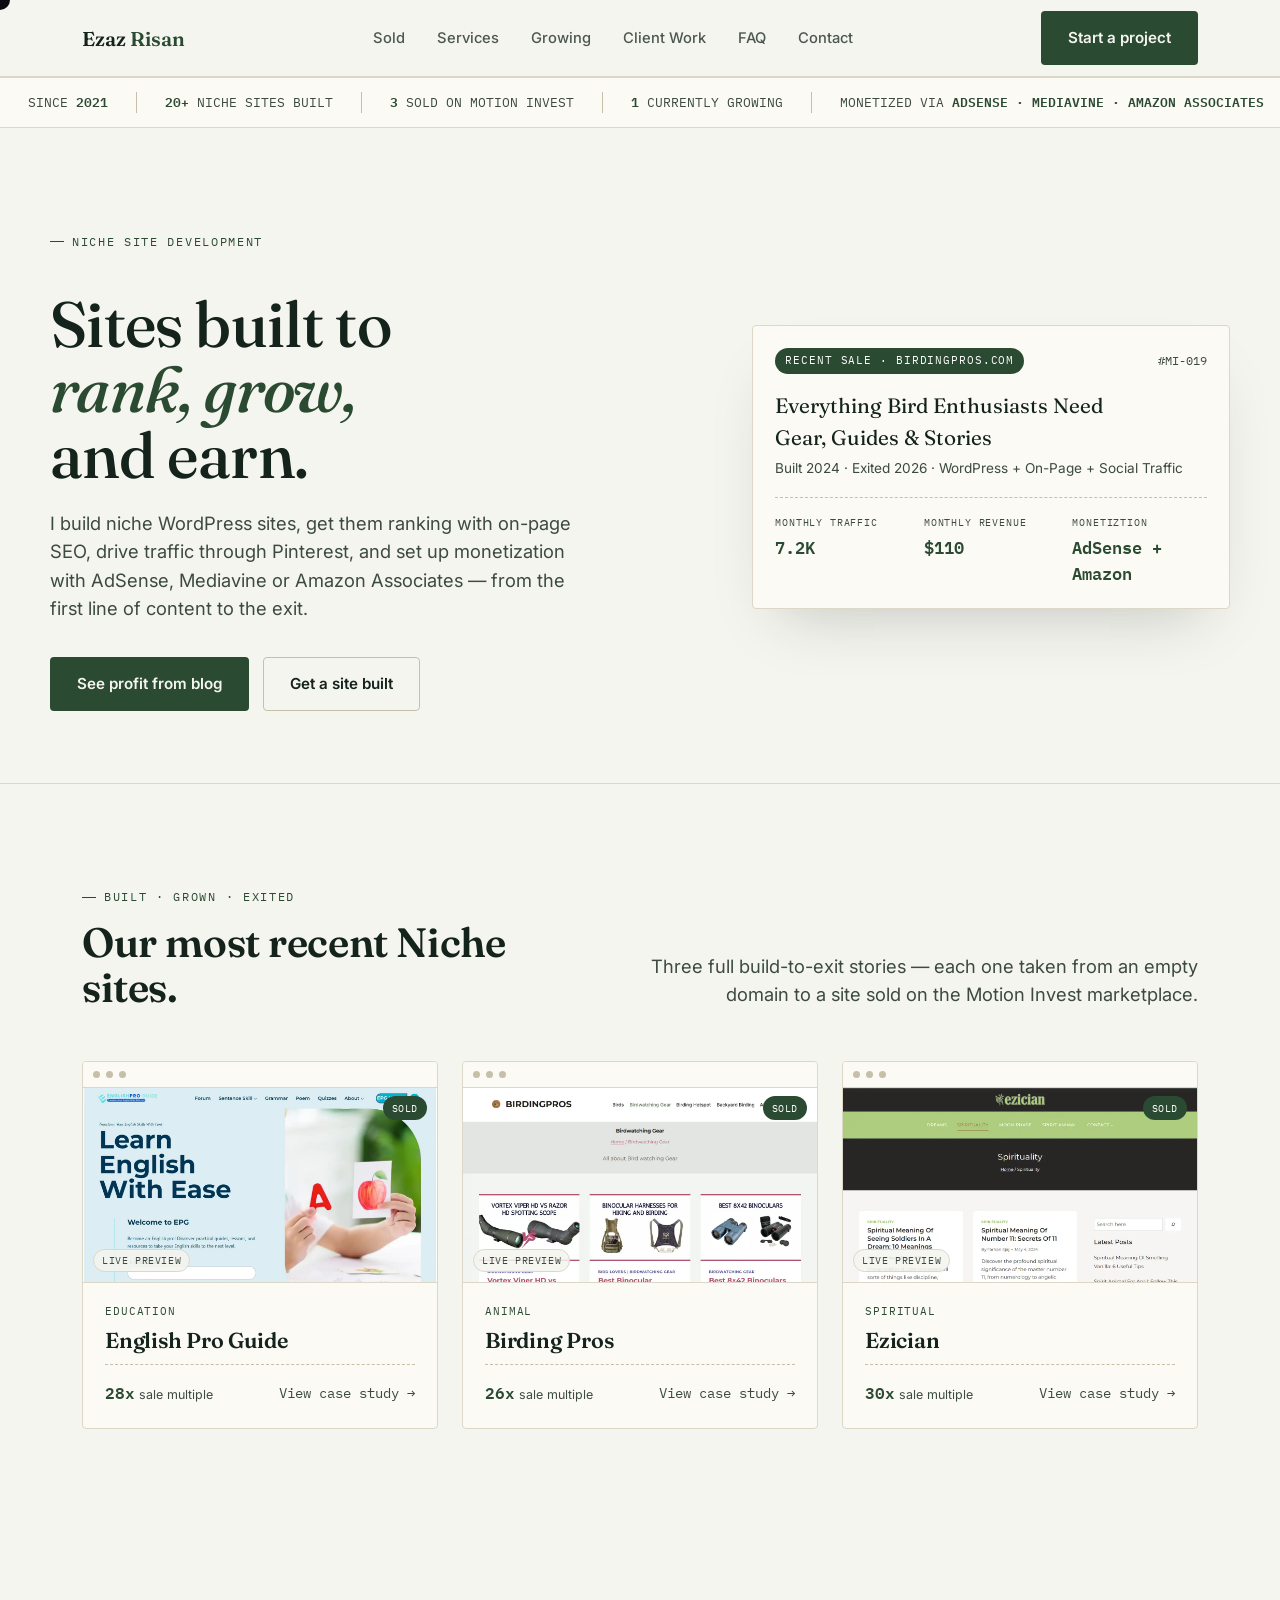
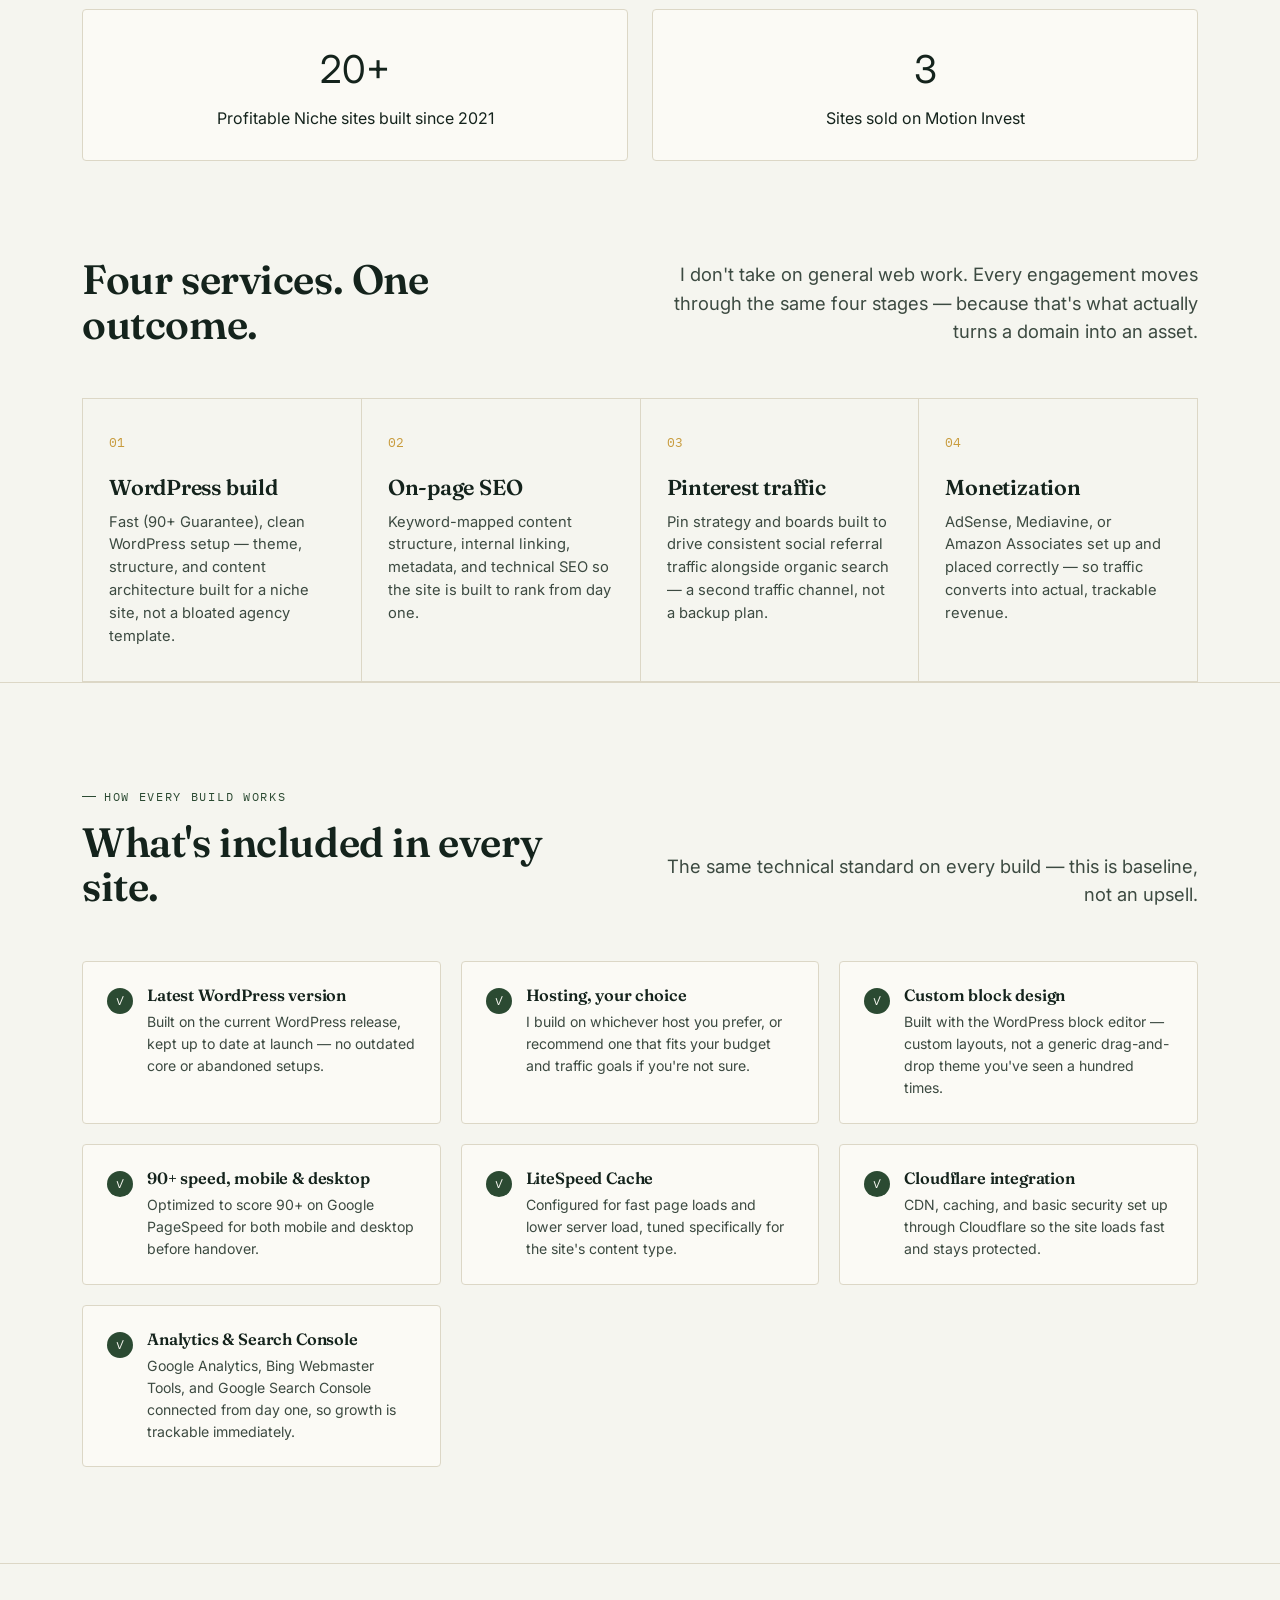
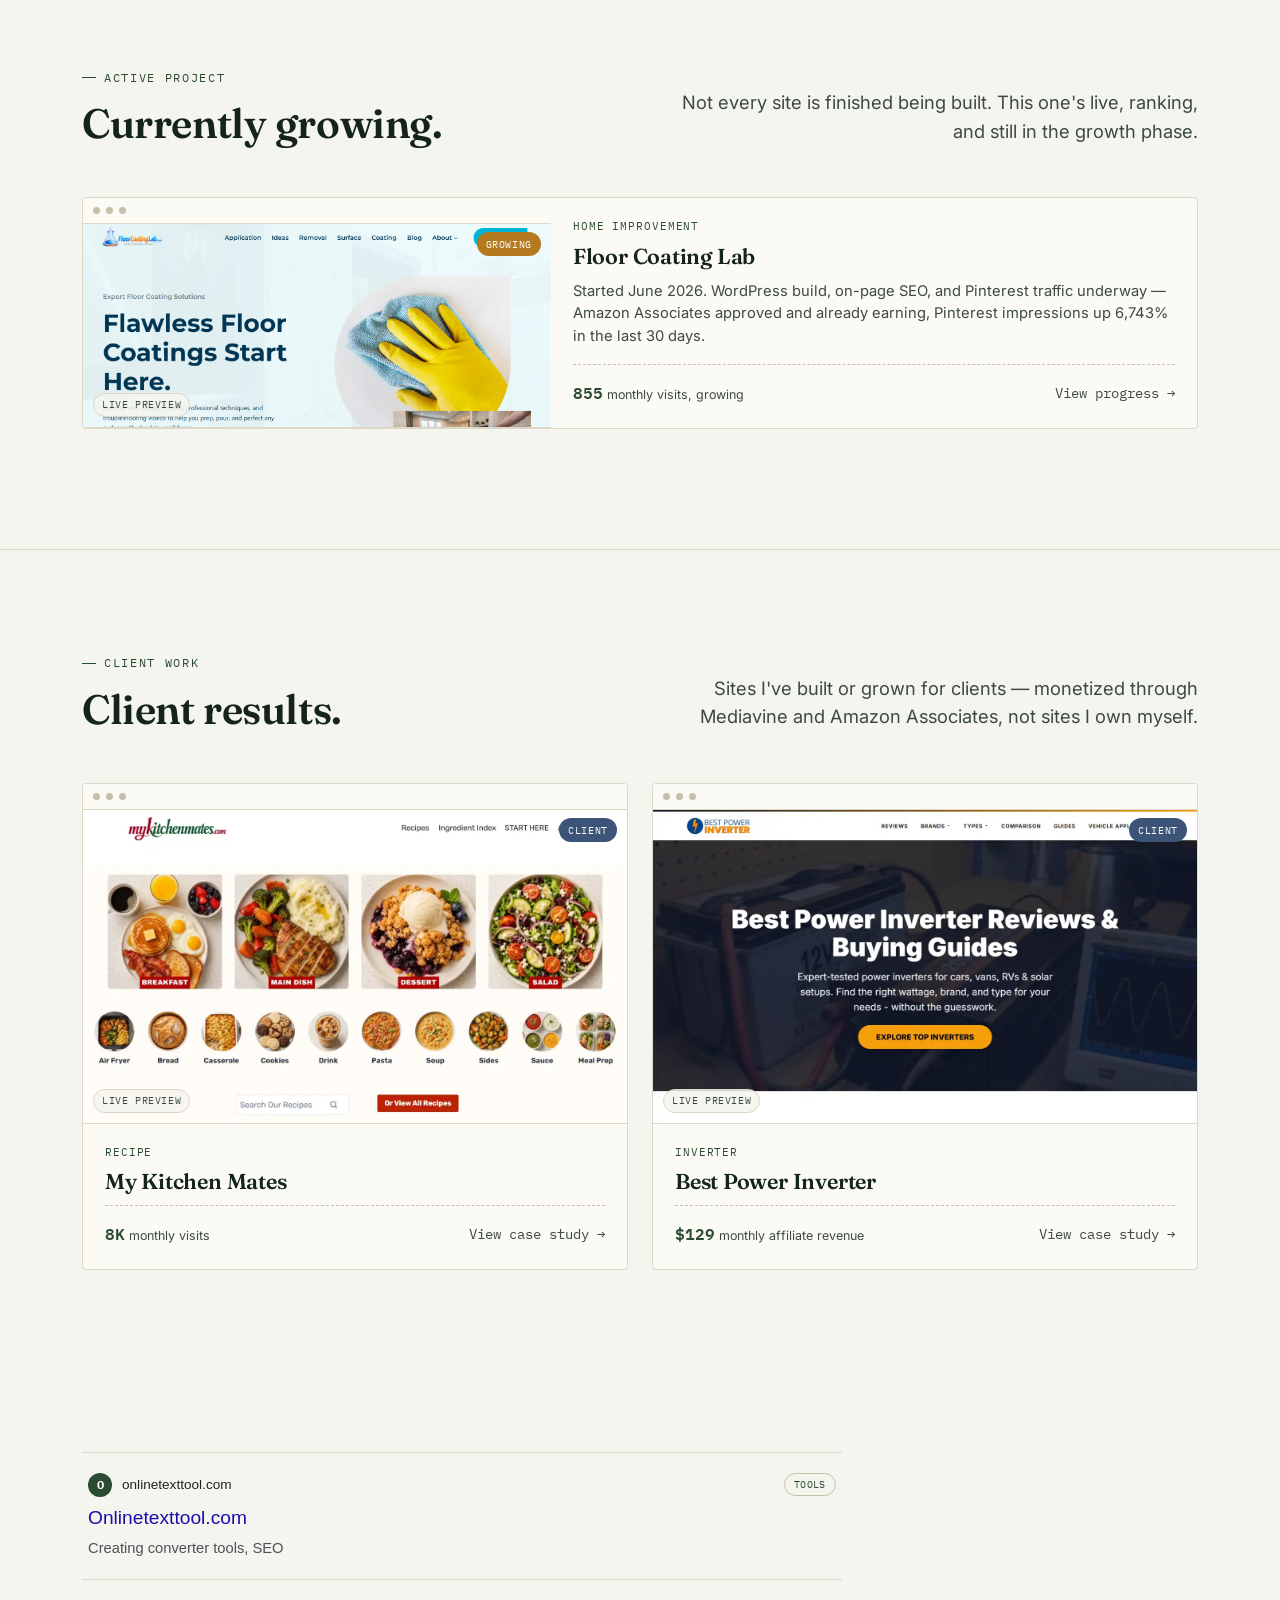
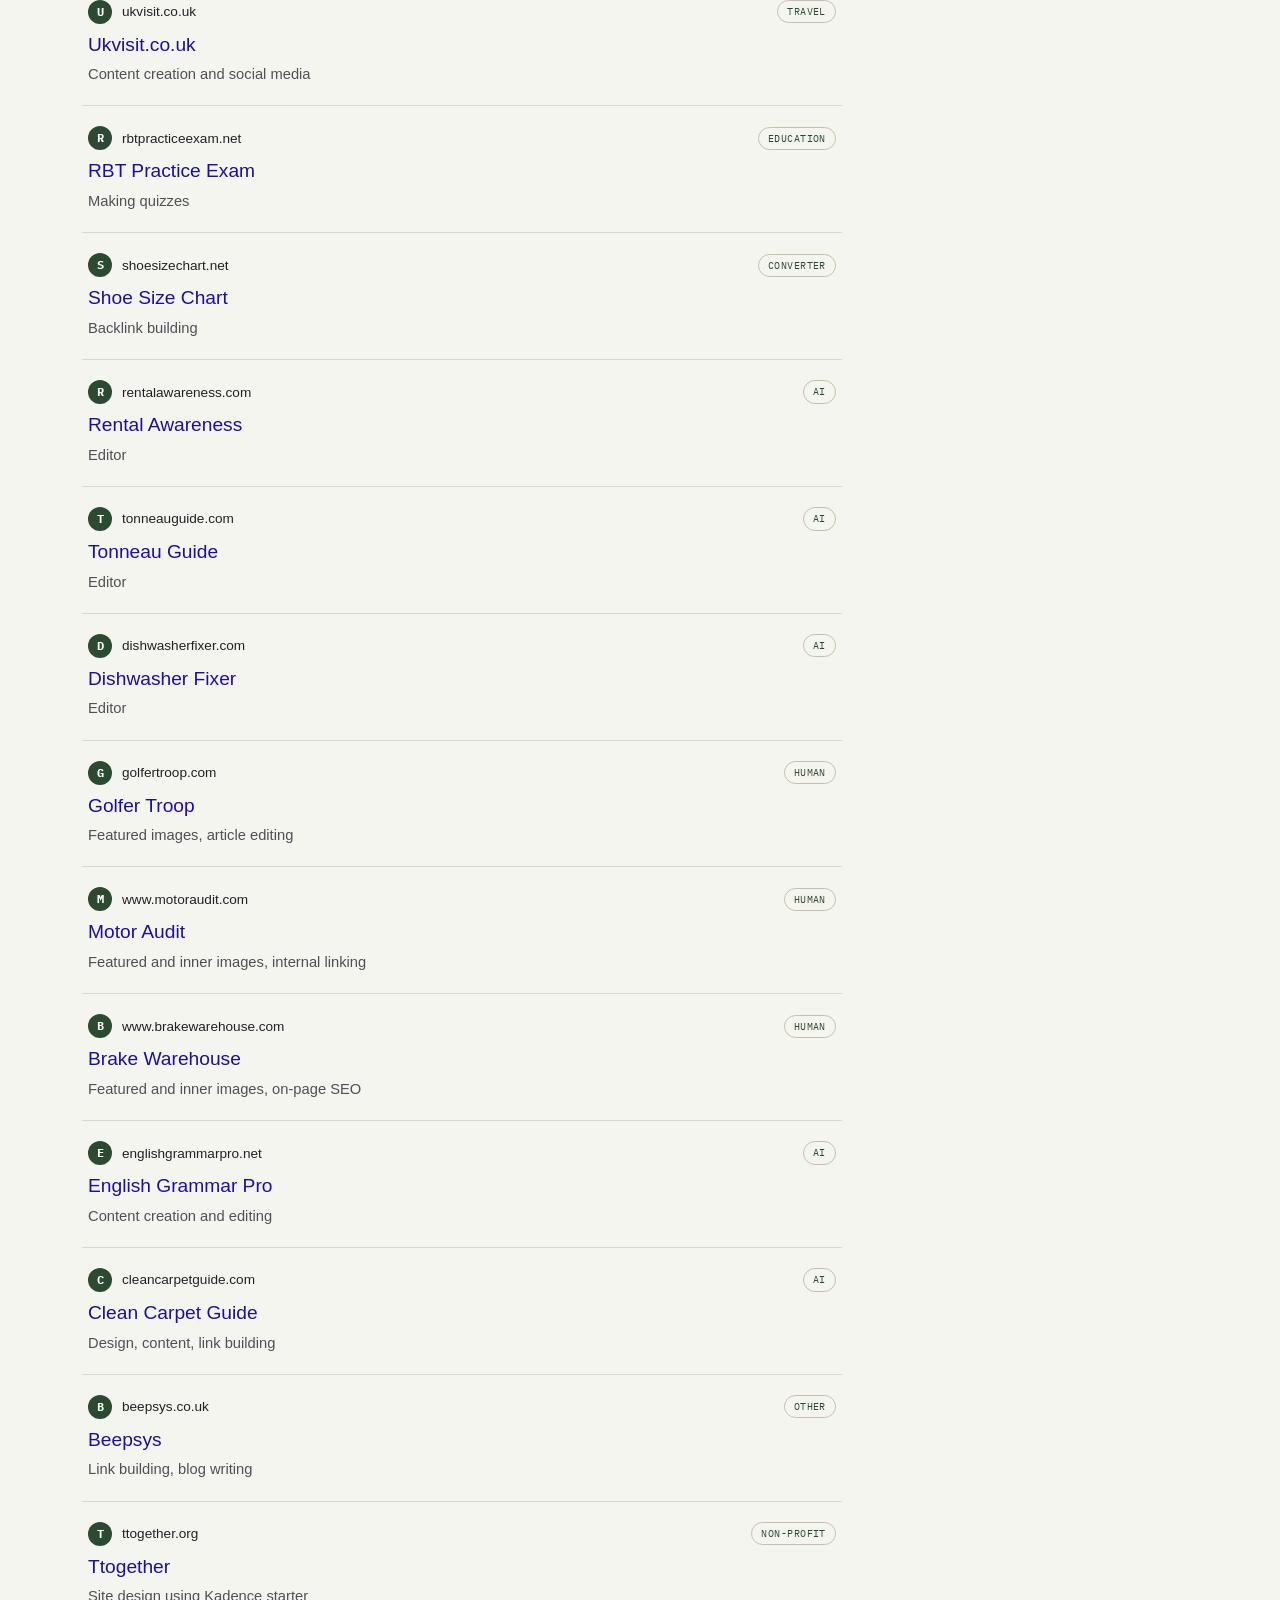
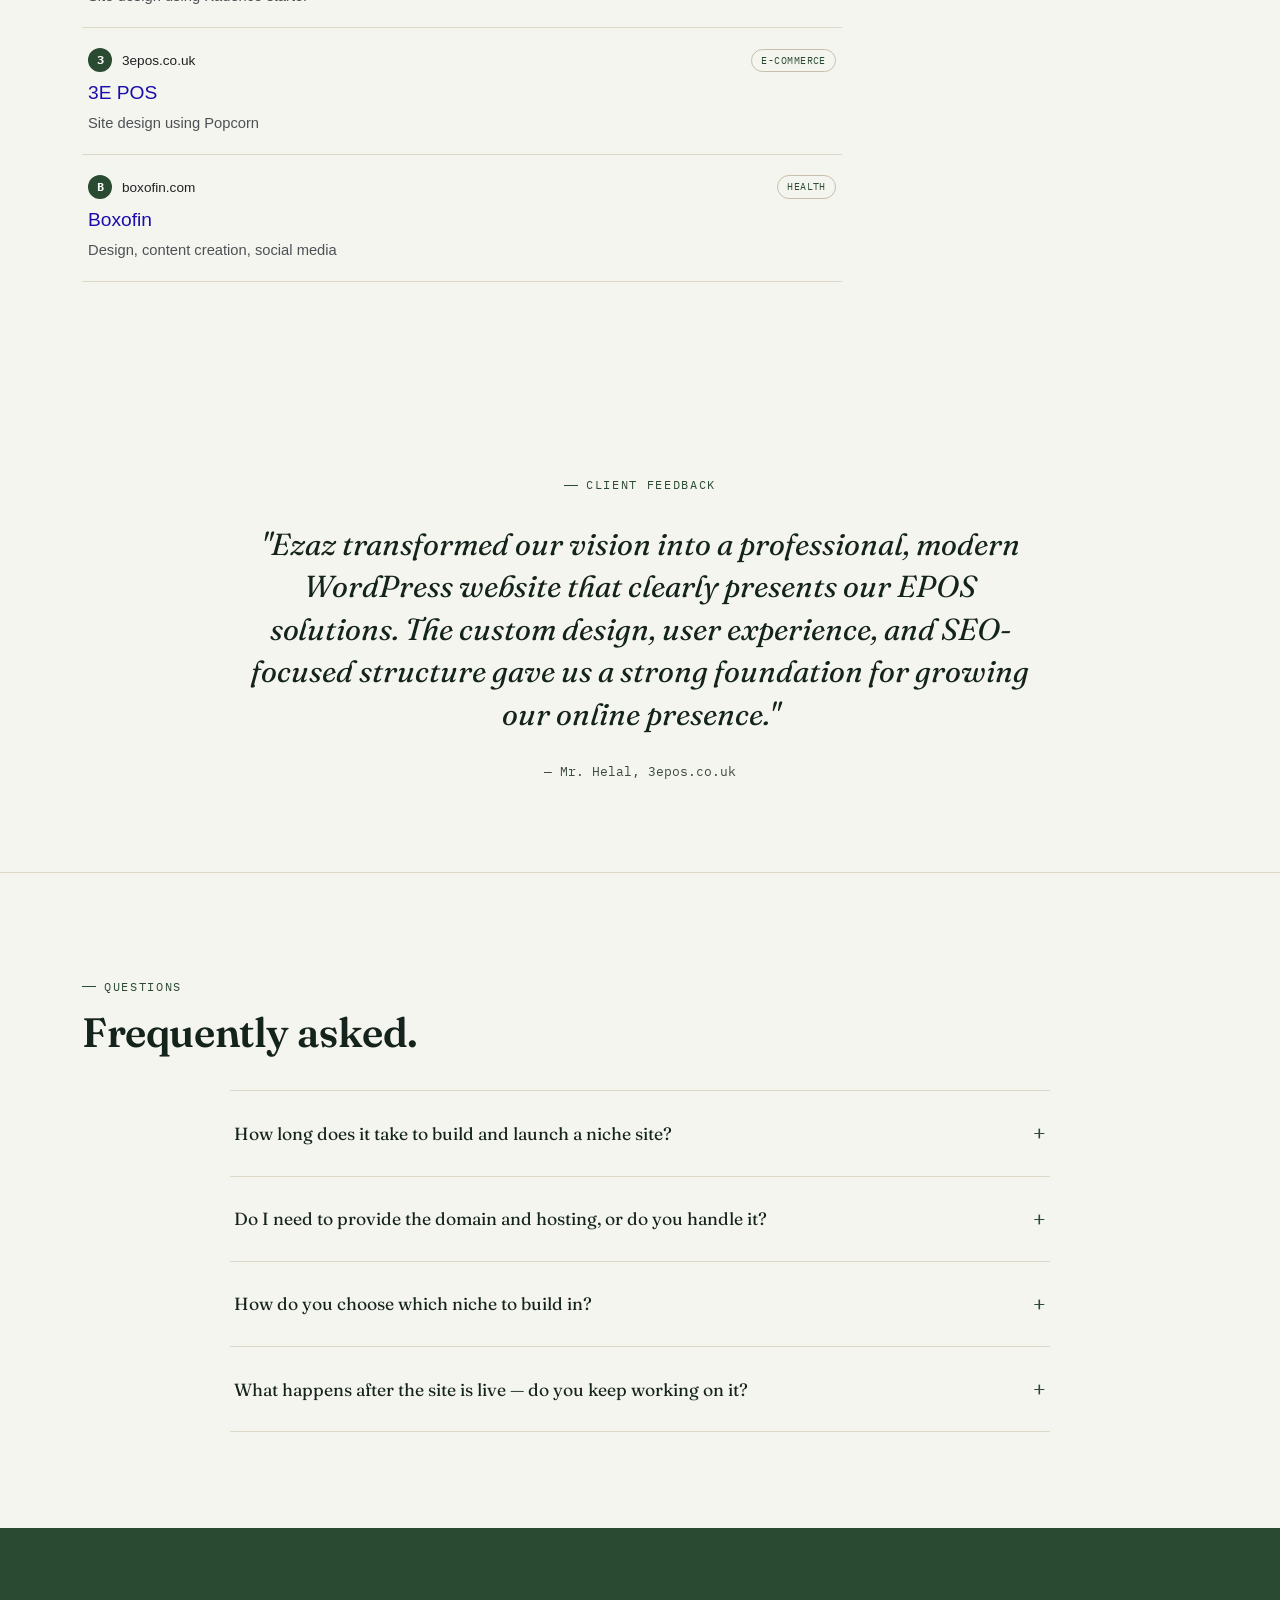
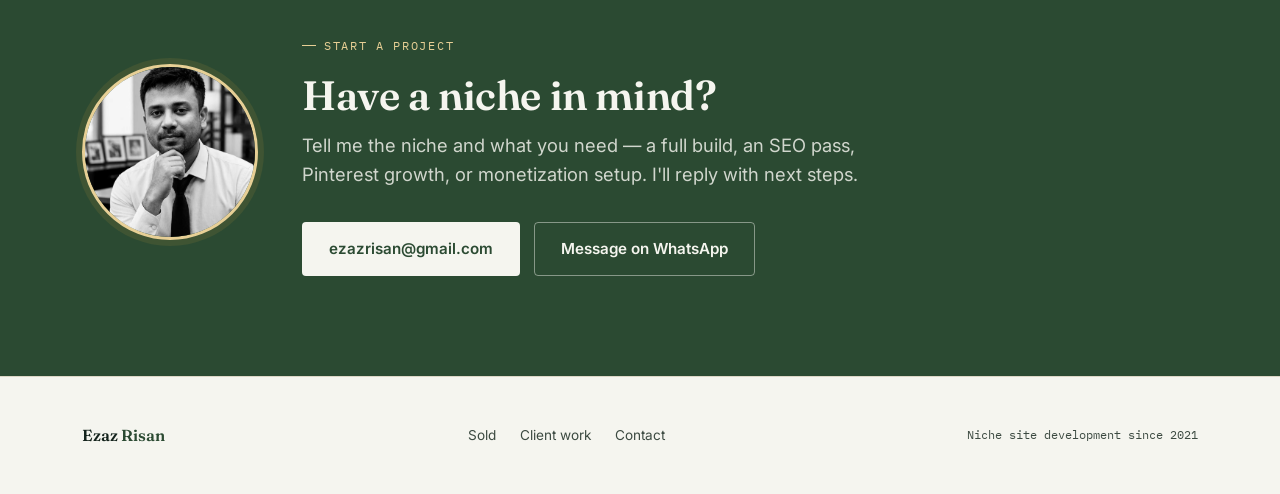
<file: index.html>
<!DOCTYPE html>
<html lang="en">
<head>
<meta charset="UTF-8">
<meta name="viewport" content="width=device-width, initial-scale=1.0">
<title>Ezaz Risan — Niche websites, built to rank, grow, and monetize</title>
<meta name="description" content="I build WordPress niche sites, rank them with on-page SEO, grow them with Pinterest traffic, and monetize with AdSense, Mediavine or Amazon Associates. 20+ sites since 2021, 3 sold on Motion Invest.">
<link rel="preconnect" href="https://fonts.googleapis.com">
<link rel="preconnect" href="https://fonts.gstatic.com" crossorigin>
<link href="https://fonts.googleapis.com/css2?family=Fraunces:ital,opsz,wght@0,9..144,400;0,9..144,500;0,9..144,600;1,9..144,500&family=Inter:wght@400;500;600;700&family=IBM+Plex+Mono:wght@400;500;600&display=swap" rel="stylesheet">
<style>
/* =========================================================
   NICHE SITE PORTFOLIO — design system
   Signature idea: the site presents itself the way a niche
   site is presented on a marketplace — as a listing. Ticker
   stats, ledger-row metadata, status badges (SOLD / GROWING /
   CLIENT). Fraunces (organic, editorial) + Inter (clean body)
   + IBM Plex Mono (data/ticker numbers).
   ========================================================= */

:root {
  --ink: #14231c;
  --ink-soft: #3c4a41;
  --paper: #f5f5ef;
  --paper-raised: #fbfaf5;
  --moss: #2b4a32;
  --moss-light: #4c7856;
  --gold: #c89b3c;
  --gold-soft: #e7cf95;
  --slate: #3c5478;
  --line: #dcd7c6;
  --line-strong: #c6c0aa;
  --sold: #2b4a32;
  --growing: #b5791f;
  --client: #3c5478;

  --font-display: "Fraunces", "Iowan Old Style", serif;
  --font-body: "Inter", -apple-system, BlinkMacSystemFont, sans-serif;
  --font-mono: "IBM Plex Mono", "SFMono-Regular", monospace;

  --container: 1180px;
  --radius: 4px;
}

* { box-sizing: border-box; }

@media (prefers-reduced-motion: reduce) {
  *, *::before, *::after {
    animation-duration: 0.01ms !important;
    animation-iteration-count: 1 !important;
    transition-duration: 0.01ms !important;
    scroll-behavior: auto !important;
  }
}

html { scroll-behavior: smooth; }

body {
  margin: 0;
  background: var(--paper);
  color: var(--ink);
  font-family: var(--font-body);
  font-size: 16px;
  line-height: 1.55;
  -webkit-font-smoothing: antialiased;
}

img { max-width: 100%; display: block; }

a { color: inherit; text-decoration: none; }

.wrap {
  max-width: var(--container);
  margin: 0 auto;
  padding: 0 32px;
}

.eyebrow {
  font-family: var(--font-mono);
  font-size: 12px;
  letter-spacing: 0.14em;
  text-transform: uppercase;
  color: var(--moss);
  display: inline-flex;
  align-items: center;
  gap: 8px;
}

.eyebrow::before {
  content: "";
  width: 14px;
  height: 1px;
  background: var(--moss);
  display: inline-block;
}

h1, h2, h3, h4 {
  font-family: var(--font-display);
  font-weight: 600;
  color: var(--ink);
  margin: 0;
  letter-spacing: -0.01em;
}

h1 { font-size: clamp(2.6rem, 5vw, 4.4rem); line-height: 1.02; font-weight: 500; }
h2 { font-size: clamp(1.9rem, 3.2vw, 2.7rem); line-height: 1.08; }
h3 { font-size: 1.35rem; line-height: 1.2; }

p { margin: 0; color: var(--ink-soft); }

.lede {
  font-size: 1.15rem;
  color: var(--ink-soft);
  max-width: 46ch;
}

/* ---------- buttons ---------- */

.btn {
  display: inline-flex;
  align-items: center;
  gap: 10px;
  padding: 14px 26px;
  border-radius: var(--radius);
  font-family: var(--font-body);
  font-weight: 600;
  font-size: 0.95rem;
  cursor: pointer;
  border: 1px solid transparent;
  transition: transform 0.18s ease, background 0.18s ease, border-color 0.18s ease;
}

.btn-primary {
  background: var(--moss);
  color: var(--paper);
}
.btn-primary:hover { background: var(--ink); transform: translateY(-2px); }

.btn-ghost {
  background: transparent;
  border-color: var(--line-strong);
  color: var(--ink);
}
.btn-ghost:hover { border-color: var(--ink); transform: translateY(-2px); }

/* ---------- nav ---------- */

.site-nav {
  position: sticky;
  top: 0;
  z-index: 50;
  background: rgba(245, 245, 239, 0.86);
  backdrop-filter: blur(10px);
  border-bottom: 1px solid var(--line);
}

.site-nav .wrap {
  display: flex;
  align-items: center;
  justify-content: space-between;
  height: 76px;
}

.brand {
  font-family: var(--font-display);
  font-size: 1.25rem;
  font-weight: 600;
}
.brand span { color: var(--moss); }

.nav-links {
  display: flex;
  gap: 32px;
  font-size: 0.92rem;
  font-weight: 500;
}
.nav-links a { opacity: 0.75; transition: opacity 0.15s ease; }
.nav-links a:hover { opacity: 1; }

.nav-cta { display: flex; align-items: center; gap: 20px; }

.nav-toggle { display: none; }

/* ---------- ticker ---------- */

.ticker {
  border-top: 1px solid var(--line);
  border-bottom: 1px solid var(--line);
  background: var(--paper-raised);
  overflow: hidden;
  white-space: nowrap;
}

.ticker-track {
  display: inline-flex;
  animation: ticker-scroll 32s linear infinite;
  padding: 14px 0;
}

.ticker-track span {
  font-family: var(--font-mono);
  font-size: 0.82rem;
  color: var(--ink-soft);
  padding: 0 28px;
  border-right: 1px solid var(--line-strong);
}

.ticker-track span b { color: var(--moss); font-weight: 600; }

@keyframes ticker-scroll {
  from { transform: translateX(0); }
  to { transform: translateX(-50%); }
}

/* ---------- hero ---------- */

.hero {
  padding: 96px 0 72px;
  display: grid;
  grid-template-columns: 1.15fr 0.85fr;
  gap: 56px;
  align-items: center;
}

.hero-copy .eyebrow { margin-bottom: 22px; }

.hero h1 { margin: 18px 0 22px; }
.hero h1 em {
  font-style: italic;
  color: var(--moss);
}

.hero-actions {
  display: flex;
  gap: 14px;
  margin-top: 34px;
  flex-wrap: wrap;
}

/* hero listing card — the signature element */

.listing-preview {
  background: var(--paper-raised);
  border: 1px solid var(--line);
  border-radius: var(--radius);
  padding: 22px;
  box-shadow: 0 30px 60px -30px rgba(20, 35, 28, 0.25);
  transform: rotate(1.2deg);
}

.listing-preview .lp-head {
  display: flex;
  justify-content: space-between;
  align-items: center;
  margin-bottom: 16px;
}

.lp-status {
  font-family: var(--font-mono);
  font-size: 0.7rem;
  letter-spacing: 0.08em;
  text-transform: uppercase;
  padding: 4px 10px;
  border-radius: 100px;
  background: var(--sold);
  color: #fff;
}

.lp-id { font-family: var(--font-mono); font-size: 0.75rem; color: var(--ink-soft); }

.lp-title { font-family: var(--font-display); font-size: 1.3rem; margin-bottom: 4px; }
.lp-niche { font-size: 0.85rem; color: var(--ink-soft); margin-bottom: 18px; }

.lp-grid {
  display: grid;
  grid-template-columns: 1fr 1fr 1fr;
  gap: 14px;
  padding-top: 16px;
  border-top: 1px dashed var(--line-strong);
}

.lp-stat .lp-label {
  font-family: var(--font-mono);
  font-size: 0.65rem;
  text-transform: uppercase;
  letter-spacing: 0.08em;
  color: var(--ink-soft);
  margin-bottom: 4px;
}
.lp-stat .lp-value {
  font-family: var(--font-mono);
  font-size: 1.05rem;
  font-weight: 600;
  color: var(--moss);
}

/* ---------- section shell ---------- */

.section {
  padding: 96px 0;
  border-top: 1px solid var(--line);
}

.section-head {
  display: flex;
  justify-content: space-between;
  align-items: flex-end;
  gap: 40px;
  margin-bottom: 52px;
}

.section-head h2 { max-width: 20ch; }
.section-head .lede { text-align: right; }

/* ---------- process (numbered — real order: build > rank > drive traffic > monetize) ---------- */

.process {
  display: grid;
  grid-template-columns: repeat(4, 1fr);
  gap: 1px;
  background: var(--line);
  border: 1px solid var(--line);
}

.process-step {
  background: var(--paper);
  padding: 34px 26px;
  position: relative;
}

.process-num {
  font-family: var(--font-mono);
  font-size: 0.8rem;
  color: var(--gold);
  margin-bottom: 22px;
  display: block;
}

.process-step h3 { margin-bottom: 10px; }
.process-step p { font-size: 0.92rem; }

/* ---------- listing cards (project grid) ---------- */

.listing-row {
  display: grid;
  grid-template-columns: repeat(3, 1fr);
  gap: 24px;
  margin-bottom: 24px;
}

.listing-row.two { grid-template-columns: repeat(2, 1fr); }

.card {
  background: var(--paper-raised);
  border: 1px solid var(--line);
  border-radius: var(--radius);
  overflow: hidden;
  transition: transform 0.25s ease, box-shadow 0.25s ease, border-color 0.25s ease;
  display: flex;
  flex-direction: column;
}

.card:hover {
  transform: translateY(-6px);
  border-color: var(--moss);
  box-shadow: 0 24px 50px -28px rgba(20, 35, 28, 0.35);
}

.card-frame {
  aspect-ratio: 16 / 10;
  position: relative;
  overflow: hidden;
  border-bottom: 1px solid var(--line);
  background: linear-gradient(150deg, #e7e3d2, #d8dfd0);
}

.card-frame .frame-bar {
  height: 26px;
  background: var(--paper-raised);
  border-bottom: 1px solid var(--line);
  display: flex;
  align-items: center;
  gap: 6px;
  padding: 0 10px;
}
.frame-bar i {
  width: 7px; height: 7px; border-radius: 50%;
  background: var(--line-strong);
}

.card-frame .frame-scroll {
  position: absolute;
  inset: 26px 0 0 0;
  background-image:
    repeating-linear-gradient(180deg, rgba(20,35,28,0.06) 0px, rgba(20,35,28,0.06) 2px, transparent 2px, transparent 34px),
    repeating-linear-gradient(180deg, rgba(20,35,28,0.03) 0px, rgba(20,35,28,0.03) 14px, transparent 14px, transparent 34px);
  animation: frame-scroll 9s ease-in-out infinite;
}

@keyframes frame-scroll {
  0%, 12% { transform: translateY(0); }
  50% { transform: translateY(-42%); }
  88%, 100% { transform: translateY(0); }
}

.frame-label {
  position: absolute;
  bottom: 10px;
  left: 10px;
  font-family: var(--font-mono);
  font-size: 0.62rem;
  letter-spacing: 0.06em;
  text-transform: uppercase;
  color: var(--ink-soft);
  background: rgba(245,245,239,0.85);
  padding: 3px 8px;
  border-radius: 100px;
  border: 1px solid var(--line);
}

.card-badge {
  position: absolute;
  top: 34px;
  right: 10px;
  font-family: var(--font-mono);
  font-size: 0.65rem;
  letter-spacing: 0.06em;
  text-transform: uppercase;
  padding: 4px 9px;
  border-radius: 100px;
  color: #fff;
}
.badge-sold { background: var(--sold); }
.badge-growing { background: var(--growing); }
.badge-client { background: var(--client); }

.card-body { padding: 20px 22px 22px; flex: 1; display: flex; flex-direction: column; }
.card-niche { font-family: var(--font-mono); font-size: 0.7rem; text-transform: uppercase; letter-spacing: 0.08em; color: var(--moss); margin-bottom: 8px; }
.card-body h3 { margin-bottom: 10px; }
.card-stat { margin-top: auto; padding-top: 16px; border-top: 1px dashed var(--line-strong); display: flex; justify-content: space-between; align-items: center; }
.card-stat .num { font-family: var(--font-mono); font-weight: 600; color: var(--moss); }
.card-stat .lab { font-size: 0.78rem; color: var(--ink-soft); }
.card-arrow { font-family: var(--font-mono); font-size: 0.85rem; color: var(--ink-soft); transition: transform 0.2s ease; }
.card:hover .card-arrow { transform: translateX(4px); color: var(--moss); }

/* mini summary cards (the 14+ others) */

.summary-grid {
  display: grid;
  grid-template-columns: repeat(4, 1fr);
  gap: 16px;
}

.summary-card {
  background: var(--paper-raised);
  border: 1px solid var(--line);
  border-radius: var(--radius);
  padding: 18px;
}

.summary-card .card-niche { margin-bottom: 10px; }
.summary-card .sc-stat { font-family: var(--font-mono); font-size: 1.1rem; color: var(--moss); font-weight: 600; margin-top: 10px; }
.summary-card .sc-lab { font-size: 0.75rem; color: var(--ink-soft); }
.summary-card .sc-model { font-size: 0.72rem; color: var(--ink-soft); margin-top: 8px; font-family: var(--font-mono); text-transform: uppercase; letter-spacing: 0.04em; }

/* ---------- services ---------- */

.services-strip {
  background: var(--ink);
  color: var(--paper);
  padding: 88px 0;
}

.services-strip .eyebrow { color: var(--gold-soft); }
.services-strip .eyebrow::before { background: var(--gold-soft); }
.services-strip h2 { color: var(--paper); }
.services-strip .lede { color: rgba(245,245,239,0.72); }

.service-list { margin-top: 48px; display: grid; gap: 0; }

.service-row {
  display: grid;
  grid-template-columns: 90px 1fr 1.2fr;
  gap: 30px;
  align-items: center;
  padding: 26px 0;
  border-top: 1px solid rgba(245,245,239,0.14);
}
.service-row:last-child { border-bottom: 1px solid rgba(245,245,239,0.14); }

.service-row .snum { font-family: var(--font-mono); color: var(--gold-soft); font-size: 0.95rem; }
.service-row h3 { color: var(--paper); }
.service-row p { color: rgba(245,245,239,0.68); font-size: 0.94rem; }

/* ---------- testimonial ---------- */

.testimonial {
  padding: 90px 0;
  text-align: center;
}
.testimonial blockquote {
  font-family: var(--font-display);
  font-size: clamp(1.3rem, 2.6vw, 1.9rem);
  font-style: italic;
  max-width: 800px;
  margin: 28px auto 22px;
  color: var(--ink);
  line-height: 1.4;
}
.testimonial cite {
  font-style: normal;
  font-family: var(--font-mono);
  font-size: 0.8rem;
  color: var(--ink-soft);
}

/* ---------- CTA ---------- */

.cta {
  background: var(--moss);
  color: var(--paper);
  padding: 100px 0;
}
.cta-inner {
  display: grid;
  grid-template-columns: auto 1fr;
  gap: 44px;
  align-items: center;
}

.cta-photo-frame {
  position: relative;
  width: 176px;
  height: 176px;
  border-radius: 50%;
  overflow: hidden;
  border: 3px solid var(--gold-soft);
  flex-shrink: 0;
  transition: transform 0.35s ease, box-shadow 0.35s ease;
  box-shadow: 0 0 0 6px rgba(200, 155, 60, 0.12);
}
.cta-photo-frame:hover {
  transform: scale(1.04) rotate(-1deg);
  box-shadow: 0 0 0 10px rgba(200, 155, 60, 0.2);
}
.cta-photo-frame::after {
  content: "";
  position: absolute;
  inset: -9px;
  border-radius: 50%;
  border: 1px solid rgba(231, 207, 149, 0.5);
  animation: avatar-ping 2.8s ease-out infinite;
}
@keyframes avatar-ping {
  0% { transform: scale(0.94); opacity: 0.9; }
  80%, 100% { transform: scale(1.16); opacity: 0; }
}
.cta-photo-frame img {
  width: 100%;
  height: 100%;
  object-fit: cover;
  display: block;
  filter: grayscale(10%);
  transition: filter 0.35s ease;
}
.cta-photo-frame:hover img { filter: grayscale(0%); }

.cta-copy { text-align: left; }
.cta .eyebrow { justify-content: flex-start; color: var(--gold-soft); }
.cta .eyebrow::before { background: var(--gold-soft); }
.cta h2 { margin: 18px 0 14px; color: var(--paper); }
.cta .lede { margin: 0 0 34px; text-align: left; max-width: 48ch; color: rgba(245, 245, 239, 0.82); }
.cta-actions { justify-content: flex-start; }
.cta .btn-primary { background: var(--paper); color: var(--moss); }
.cta .btn-primary:hover { background: var(--gold-soft); }
.cta .btn-ghost { border-color: rgba(245, 245, 239, 0.45); color: var(--paper); }
.cta .btn-ghost:hover { border-color: var(--paper); background: rgba(245, 245, 239, 0.08); }
.cta-actions { display: flex; gap: 14px; flex-wrap: wrap; }

/* ---------- custom cursor (inverts colors under it) ---------- */

.cursor-ring {
  position: fixed;
  top: 0;
  left: 0;
  width: 20px;
  height: 20px;
  border-radius: 50%;
  background: #ffffff;
  mix-blend-mode: difference;
  pointer-events: none;
  z-index: 9999;
  transform: translate(-50%, -50%);
  transition: width 0.15s ease, height 0.15s ease;
  will-change: transform;
}
.cursor-ring.cursor-ring--big { width: 46px; height: 46px; }

html.custom-cursor-active,
html.custom-cursor-active * {
  cursor: none !important;
}

/* ---------- footer ---------- */

footer {
  padding: 46px 0;
  border-top: 1px solid var(--line);
}
footer .wrap { display: flex; justify-content: space-between; align-items: center; flex-wrap: wrap; gap: 16px; }
footer .foot-links { display: flex; gap: 24px; font-size: 0.85rem; color: var(--ink-soft); }
.foot-note { font-family: var(--font-mono); font-size: 0.75rem; color: var(--ink-soft); }

/* ---------- reveal on scroll ---------- */

.reveal { opacity: 0; transform: translateY(18px); transition: opacity 0.7s ease, transform 0.7s ease; }
.reveal.in { opacity: 1; transform: translateY(0); }

/* ---------- case study page ---------- */

.cs-hero {
  padding: 60px 0 50px;
  border-bottom: 1px solid var(--line);
}
.back-link {
  font-family: var(--font-mono);
  font-size: 0.8rem;
  color: var(--ink-soft);
  display: inline-flex;
  align-items: center;
  gap: 8px;
  margin-bottom: 30px;
}
.back-link:hover { color: var(--moss); }

.cs-head { display: flex; justify-content: space-between; align-items: flex-start; gap: 30px; flex-wrap: wrap; }
.cs-title h1 { max-width: 16ch; }
.cs-title .card-niche { margin-top: 14px; }

.ledger {
  margin-top: 44px;
  display: grid;
  grid-template-columns: repeat(4, 1fr);
  border-top: 1px solid var(--line);
  border-left: 1px solid var(--line);
}
.ledger-cell {
  padding: 22px 24px;
  border-right: 1px solid var(--line);
  border-bottom: 1px solid var(--line);
}
.ledger-cell .lg-label {
  font-family: var(--font-mono);
  font-size: 0.66rem;
  text-transform: uppercase;
  letter-spacing: 0.08em;
  color: var(--ink-soft);
  margin-bottom: 8px;
}
.ledger-cell .lg-value { font-family: var(--font-display); font-size: 1.15rem; color: var(--ink); }
.ledger-cell .lg-value.mono { font-family: var(--font-mono); color: var(--moss); font-weight: 600; }

.cs-frame {
  margin: 56px 0;
  border: 1px solid var(--line);
  border-radius: var(--radius);
  overflow: hidden;
  box-shadow: 0 40px 80px -40px rgba(20,35,28,0.3);
}
.cs-frame .frame-bar { height: 34px; }
.cs-frame .frame-bar i { width: 9px; height: 9px; }
.cs-frame .frame-scroll { aspect-ratio: 16/9; position: relative; height: auto; inset: auto; }

.cs-body {
  display: grid;
  grid-template-columns: 2fr 1fr;
  gap: 60px;
  padding: 10px 0 90px;
}
.cs-story h2 { margin: 40px 0 14px; font-size: 1.5rem; }
.cs-story h2:first-child { margin-top: 0; }
.cs-story p { margin-bottom: 14px; }
.cs-story ul { margin: 0 0 14px; padding-left: 20px; color: var(--ink-soft); }
.cs-story li { margin-bottom: 6px; }

.cs-side {
  align-self: start;
  position: sticky;
  top: 100px;
  background: var(--paper-raised);
  border: 1px solid var(--line);
  border-radius: var(--radius);
  padding: 26px;
}
.cs-side h4 { font-size: 0.95rem; margin-bottom: 16px; }
.cs-side .side-row { display: flex; justify-content: space-between; padding: 10px 0; border-top: 1px dashed var(--line-strong); font-size: 0.88rem; }
.cs-side .side-row:first-of-type { border-top: none; }
.cs-side .side-row .num { font-family: var(--font-mono); color: var(--moss); font-weight: 600; }

/* ---------- included checklist ---------- */

.included-grid {
  display: grid;
  grid-template-columns: repeat(3, 1fr);
  gap: 20px;
}

.included-item {
  background: var(--paper-raised);
  border: 1px solid var(--line);
  border-radius: var(--radius);
  padding: 24px;
  display: flex;
  gap: 14px;
  align-items: flex-start;
}

.check-icon {
  flex: 0 0 auto;
  width: 26px;
  height: 26px;
  border-radius: 50%;
  background: var(--moss);
  color: var(--paper);
  display: flex;
  align-items: center;
  justify-content: center;
  font-size: 0.8rem;
  font-family: var(--font-mono);
  margin-top: 2px;
}

.included-item h3 { font-size: 1.02rem; margin-bottom: 6px; }
.included-item p { font-size: 0.88rem; }

/* ---------- FAQ ---------- */

.faq-list {
  max-width: 820px;
  margin: 0 auto;
}

.faq-item {
  border-top: 1px solid var(--line);
  padding: 6px 0;
}
.faq-item:last-child { border-bottom: 1px solid var(--line); }

.faq-item summary {
  list-style: none;
  cursor: pointer;
  display: flex;
  justify-content: space-between;
  align-items: center;
  gap: 20px;
  padding: 20px 4px;
  font-family: var(--font-display);
  font-size: 1.1rem;
  color: var(--ink);
}
.faq-item summary::-webkit-details-marker { display: none; }

.faq-plus {
  font-family: var(--font-mono);
  font-size: 1.3rem;
  color: var(--moss);
  flex: 0 0 auto;
  transition: transform 0.2s ease;
}
.faq-item[open] .faq-plus { transform: rotate(45deg); }

.faq-item .faq-answer {
  padding: 0 4px 22px;
  max-width: 68ch;
}
.faq-item .faq-answer p { font-size: 0.95rem; }

/* ---------- proof grid (screenshot evidence) ---------- */

.proof-grid {
  display: grid;
  grid-template-columns: repeat(2, 1fr);
  gap: 20px;
  margin-top: 20px;
}

.proof-card {
  border: 1px solid var(--line);
  border-radius: var(--radius);
  overflow: hidden;
  background: var(--paper-raised);
}

.proof-card img {
  width: 100%;
  display: block;
  border-bottom: 1px solid var(--line);
}

.proof-card-body { padding: 16px 18px; }
.proof-card-body .proof-source {
  font-family: var(--font-mono);
  font-size: 0.68rem;
  text-transform: uppercase;
  letter-spacing: 0.06em;
  color: var(--moss);
  margin-bottom: 6px;
}
.proof-card-body p { font-size: 0.86rem; }

/* ---------- SERP-style project list (Google result look) ---------- */

.serp-list {
  border-top: 1px solid var(--line);
  max-width: 760px;
}

.serp-card {
  display: block;
  padding: 20px 6px;
  border-bottom: 1px solid var(--line);
  font-family: arial, sans-serif;
  text-decoration: none;
  transition: background 0.15s ease;
}
.serp-card:hover { background: var(--paper-raised); }

.serp-top {
  display: flex;
  align-items: center;
  gap: 10px;
  margin-bottom: 6px;
}

.serp-favicon {
  width: 24px;
  height: 24px;
  border-radius: 50%;
  background: var(--moss);
  color: #fff;
  font-size: 0.72rem;
  font-weight: 700;
  display: flex;
  align-items: center;
  justify-content: center;
  font-family: var(--font-mono);
  flex-shrink: 0;
}

.serp-url { color: #202124; font-size: 0.85rem; }

.serp-badge {
  margin-left: auto;
  font-family: var(--font-mono);
  font-size: 0.62rem;
  text-transform: uppercase;
  letter-spacing: 0.05em;
  background: var(--paper);
  border: 1px solid var(--line-strong);
  padding: 3px 9px;
  border-radius: 100px;
  color: var(--moss);
  flex-shrink: 0;
}

.serp-title {
  color: #1a0dab;
  font-size: 1.2rem;
  margin-bottom: 4px;
}
.serp-card:hover .serp-title { text-decoration: underline; }

.serp-desc { color: #4d5156; font-size: 0.92rem; line-height: 1.5; }

/* ---------- placeholder note ---------- */

.build-note {
  background: #fff7e0;
  border: 1px dashed var(--gold);
  border-radius: var(--radius);
  padding: 14px 18px;
  font-size: 0.82rem;
  color: #6b5416;
  margin: 20px 0;
}
.build-note strong { color: #4d3b0f; }

/* ---------- responsive ---------- */

@media (max-width: 980px) {
  .hero { grid-template-columns: 1fr; }
  .listing-preview { transform: none; order: -1; }
  .process { grid-template-columns: repeat(2, 1fr); }
  .listing-row, .listing-row.two { grid-template-columns: 1fr 1fr; }
  .summary-grid { grid-template-columns: repeat(2, 1fr); }
  .service-row { grid-template-columns: 50px 1fr; }
  .service-row p { grid-column: 2 / 3; }
  .cs-body { grid-template-columns: 1fr; }
  .cs-side { position: static; }
  .ledger { grid-template-columns: repeat(2, 1fr); }
  .included-grid { grid-template-columns: repeat(2, 1fr); }
}

@media (max-width: 700px) {
  .wrap { padding: 0 20px; }
  .nav-links { display: none; }
  .section-head { flex-direction: column; align-items: flex-start; }
  .section-head .lede { text-align: left; }
  .listing-row, .listing-row.two { grid-template-columns: 1fr; }
  .summary-grid { grid-template-columns: 1fr; }
  .process { grid-template-columns: 1fr; }
  .ledger { grid-template-columns: 1fr; }
  .cs-head { flex-direction: column; }
  .included-grid { grid-template-columns: 1fr; }
  .faq-item summary { font-size: 1rem; }
  .cta-inner { grid-template-columns: 1fr; }
  .cta-photo-frame { margin: 0 auto; }
  .cta-copy { text-align: center; }
  .cta .eyebrow, .cta .lede { justify-content: center; margin-left: auto; margin-right: auto; text-align: center; }
  .cta-actions { justify-content: center; }
  .proof-grid { grid-template-columns: 1fr; }
}

</style>
</head>
<body>

<!-- ============ NAV ============ -->
<nav class="site-nav">
  <div class="wrap">
    <a href="#" class="brand">Ezaz <span>Risan</span></a>
    <div class="nav-links">
      <a href="#sold">Sold</a>
      <a href="#services">Services</a>
      <a href="#growing">Growing</a>
      <a href="#clients">Client Work</a>
      <a href="#faq">FAQ</a>
      <a href="#contact">Contact</a>
    </div>
    <div class="nav-cta">
      <a href="#contact" class="btn btn-primary">Start a project</a>
    </div>
  </div>
</nav>

<!-- ============ TICKER ============ -->
<div class="ticker">
  <div class="ticker-track">
    <span>SINCE <b>2021</b></span>
    <span><b>20+</b> NICHE SITES BUILT</span>
    <span><b>3</b> SOLD ON MOTION INVEST</span>
    <span><b>1</b> CURRENTLY GROWING</span>
    <span>MONETIZED VIA <b>ADSENSE · MEDIAVINE · AMAZON ASSOCIATES</b></span>
    <span>TRAFFIC ENGINE: <b>ON-PAGE SEO + PINTEREST</b></span>
  </div>
</div>

<!-- ============ HERO ============ -->
<header class="hero wrap">
  <div class="hero-copy reveal in">
    <span class="eyebrow">Niche site development</span>
    <h1>Sites built to<br><em>rank, grow,</em><br>and earn.</h1>
    <p class="lede">I build niche WordPress sites, get them ranking with on-page SEO, drive traffic through Pinterest, and set up monetization with AdSense, Mediavine or Amazon Associates — from the first line of content to the exit.</p>
    <div class="hero-actions">
      <a href="#sold" class="btn btn-primary">See profit from blog</a>
      <a href="#contact" class="btn btn-ghost">Get a site built</a>
    </div>
  </div>

  <div class="listing-preview reveal in">
    <div class="lp-head">
      <span class="lp-status">Recent Sale · BirdingPros.Com</span>
      <span class="lp-id">#MI-019</span>
    </div>
    <div class="lp-title">Everything Bird Enthusiasts Need
       <p></p>Gear, Guides & Stories</p></div>
    <div class="lp-niche">Built 2024 · Exited 2026 · WordPress + On-Page + Social Traffic</div>
    <div class="lp-grid">
      <div class="lp-stat">
        <div class="lp-label">Monthly traffic</div>
        <div class="lp-value">7.2K</div>
      </div>
      <div class="lp-stat">
        <div class="lp-label">Monthly revenue</div>
        <div class="lp-value">$110</div>
      </div>
      <div class="lp-stat">
        <div class="lp-label">Monetiztion</div>
        <div class="lp-value">AdSense + Amazon</div>
      </div>
    </div>
  </div>
</header>


<!-- ============ SOLD ON MOTION INVEST ============ -->
<section class="section" id="sold">
  <div class="wrap">
    <div class="section-head reveal">
      <div>
        <span class="eyebrow">Built · Grown · Exited</span>
        <h2 style="margin-top:14px;"> Our most recent Niche sites.</h2>
      </div>
      <p class="lede">Three full build-to-exit stories — each one taken from an empty domain to a site sold on the Motion Invest marketplace.</p>
    </div>

    <div class="listing-row reveal">

      <a href="projects/site-01-sold/index.html" class="card">
        <div class="card-frame">
          <div class="frame-bar"><i></i><i></i><i></i></div>
          <div class="frame-scroll" style="background-image:url('assets/englishproguide.webp'); background-size:100% auto; background-position:top; animation-duration:16s;"></div>
          <span class="frame-label">Live preview</span>
          <span class="card-badge badge-sold">Sold</span>
        </div>
        <div class="card-body">
          <div class="card-niche">Education</div>
          <h3>English Pro Guide</h3>
          <div class="card-stat">
            <div><span class="num">28x</span> <span class="lab">sale multiple</span></div>
            <span class="card-arrow">View case study →</span>
          </div>
        </div>
      </a>

      <a href="projects/site-02-sold/index.html" class="card">
        <div class="card-frame">
          <div class="frame-bar"><i></i><i></i><i></i></div>
          <div class="frame-scroll" style="background-image:url('assets/birdingpros.webp'); background-size:100% auto; background-position:top; animation-duration:18s;"></div>
          <span class="frame-label">Live preview</span>
          <span class="card-badge badge-sold">Sold</span>
        </div>
        <div class="card-body">
          <div class="card-niche">Animal</div>
          <h3>Birding Pros</h3>
          <div class="card-stat">
            <div><span class="num">26x</span> <span class="lab">sale multiple</span></div>
            <span class="card-arrow">View case study →</span>
          </div>
        </div>
      </a>

      <a href="projects/site-03-sold/index.html" class="card">
        <div class="card-frame">
          <div class="frame-bar"><i></i><i></i><i></i></div>
          <div class="frame-scroll" style="background-image:url('assets/ezician.webp'); background-size:100% auto; background-position:top; animation-duration:14s;"></div>
          <span class="frame-label">Live preview</span>
          <span class="card-badge badge-sold">Sold</span>
        </div>
        <div class="card-body">
          <div class="card-niche">Spiritual</div>
          <h3>Ezician</h3>
          <div class="card-stat">
            <div><span class="num">30x</span> <span class="lab">sale multiple</span></div>
            <span class="card-arrow">View case study →</span>
          </div>
        </div>
      </a>

    </div>
  </div>
</section>

<!-- ============ STAT BAND ============ -->
<section class="wrap">
  <div class="listing-row two reveal" style="margin-top:60px; margin-bottom:0;">
    <div style="text-align:center; padding:30px; border:1px solid var(--line); border-radius:var(--radius); background:var(--paper-raised);">
      <div class="lp-value" style="font-size:2.4rem;" data-count="20" data-suffix="+">0</div>
      <div class="lp-label" style="margin-top:6px;">Profitable Niche sites built since 2021</div>
    </div>
    <div style="text-align:center; padding:30px; border:1px solid var(--line); border-radius:var(--radius); background:var(--paper-raised);">
      <div class="lp-value" style="font-size:2.4rem;" data-count="3">0</div>
      <div class="lp-label" style="margin-top:6px;">Sites sold on Motion Invest</div>
    </div>
  </div>
</section>

<!-- ============ PROCESS (real sequence: build > rank > drive traffic > monetize) ============ -->
<section class="section" id="services" style="border-top:none; padding-bottom:0;">
  <div class="wrap">
    <div class="section-head reveal">
      <h2>Four services. One outcome.</h2>
      <p class="lede">I don't take on general web work. Every engagement moves through the same four stages — because that's what actually turns a domain into an asset.</p>
    </div>
  </div>
  <div class="wrap">
    <div class="process reveal">
      <div class="process-step">
        <span class="process-num">01</span>
        <h3>WordPress build</h3>
        <p>Fast (90+ Guarantee), clean WordPress setup — theme, structure, and content architecture built for a niche site, not a bloated agency template.</p>
      </div>
      <div class="process-step">
        <span class="process-num">02</span>
        <h3>On-page SEO</h3>
        <p>Keyword-mapped content structure, internal linking, metadata, and technical SEO so the site is built to rank from day one.</p>
      </div>
      <div class="process-step">
        <span class="process-num">03</span>
        <h3>Pinterest traffic</h3>
        <p>Pin strategy and boards built to drive consistent social referral traffic alongside organic search — a second traffic channel, not a backup plan.</p>
      </div>
      <div class="process-step">
        <span class="process-num">04</span>
        <h3>Monetization</h3>
        <p>AdSense, Mediavine, or Amazon Associates set up and placed correctly — so traffic converts into actual, trackable revenue.</p>
      </div>
    </div>
  </div>
</section>

<!-- ============ WHAT'S INCLUDED ============ -->
<section class="section" id="included">
  <div class="wrap">
    <div class="section-head reveal">
      <div>
        <span class="eyebrow">How every build works</span>
        <h2 style="margin-top:14px;">What's included in every site.</h2>
      </div>
      <p class="lede">The same technical standard on every build — this is baseline, not an upsell.</p>
    </div>

    <div class="included-grid reveal">
      <div class="included-item">
        <span class="check-icon">&#10003;</span>
        <div>
          <h3>Latest WordPress version</h3>
          <p>Built on the current WordPress release, kept up to date at launch — no outdated core or abandoned setups.</p>
        </div>
      </div>
      <div class="included-item">
        <span class="check-icon">&#10003;</span>
        <div>
          <h3>Hosting, your choice</h3>
          <p>I build on whichever host you prefer, or recommend one that fits your budget and traffic goals if you're not sure.</p>
        </div>
      </div>
      <div class="included-item">
        <span class="check-icon">&#10003;</span>
        <div>
          <h3>Custom block design</h3>
          <p>Built with the WordPress block editor — custom layouts, not a generic drag-and-drop theme you've seen a hundred times.</p>
        </div>
      </div>
      <div class="included-item">
        <span class="check-icon">&#10003;</span>
        <div>
          <h3>90+ speed, mobile &amp; desktop</h3>
          <p>Optimized to score 90+ on Google PageSpeed for both mobile and desktop before handover.</p>
        </div>
      </div>
      <div class="included-item">
        <span class="check-icon">&#10003;</span>
        <div>
          <h3>LiteSpeed Cache</h3>
          <p>Configured for fast page loads and lower server load, tuned specifically for the site's content type.</p>
        </div>
      </div>
      <div class="included-item">
        <span class="check-icon">&#10003;</span>
        <div>
          <h3>Cloudflare integration</h3>
          <p>CDN, caching, and basic security set up through Cloudflare so the site loads fast and stays protected.</p>
        </div>
      </div>
      <div class="included-item">
        <span class="check-icon">&#10003;</span>
        <div>
          <h3>Analytics &amp; Search Console</h3>
          <p>Google Analytics, Bing Webmaster Tools, and Google Search Console connected from day one, so growth is trackable immediately.</p>
        </div>
      </div>
    </div>
  </div>
</section>

<!-- ============ CURRENTLY GROWING ============ -->
<section class="section" id="growing">
  <div class="wrap">
    <div class="section-head reveal">
      <div>
        <span class="eyebrow">Active project</span>
        <h2 style="margin-top:14px;">Currently growing.</h2>
      </div>
      <p class="lede">Not every site is finished being built. This one's live, ranking, and still in the growth phase.</p>
    </div>

    <div class="listing-row reveal" style="grid-template-columns: 1fr;">
      <a href="projects/site-04-ongoing/index.html" class="card" style="flex-direction: row;">
        <div class="card-frame" style="flex:0 0 42%; aspect-ratio:auto;">
          <div class="frame-bar"><i></i><i></i><i></i></div>
          <div class="frame-scroll" style="background-image:url('assets/floorcoatinglab.png'); background-size:100% auto; background-position:top; animation-duration:20s;"></div>
          <span class="frame-label">Live preview</span>
          <span class="card-badge badge-growing">Growing</span>
        </div>
        <div class="card-body" style="flex:1;">
          <div class="card-niche">Home Improvement</div>
          <h3>Floor Coating Lab</h3>
          <p style="margin-bottom:16px; font-size:0.92rem;">Started June 2026. WordPress build, on-page SEO, and Pinterest traffic underway — Amazon Associates approved and already earning, Pinterest impressions up 6,743% in the last 30 days.</p>
          <div class="card-stat">
            <div><span class="num">855</span> <span class="lab">monthly visits, growing</span></div>
            <span class="card-arrow">View progress →</span>
          </div>
        </div>
      </a>
    </div>
  </div>
</section>

<!-- ============ CLIENT RESULTS ============ -->
<section class="section" id="clients">
  <div class="wrap">
    <div class="section-head reveal">
      <div>
        <span class="eyebrow">Client work</span>
        <h2 style="margin-top:14px;">Client results.</h2>
      </div>
      <p class="lede">Sites I've built or grown for clients — monetized through Mediavine and Amazon Associates, not sites I own myself.</p>
    </div>

    <div class="listing-row two reveal">
      <a href="projects/client-01/index.html" class="card">
        <div class="card-frame">
          <div class="frame-bar"><i></i><i></i><i></i></div>
          <div class="frame-scroll" style="background-image:url('assets/mykitchenmates.webp'); background-size:100% auto; background-position:top; animation-duration:20s;"></div>
          <span class="frame-label">Live preview</span>
          <span class="card-badge badge-client">Client</span>
        </div>
        <div class="card-body">
          <div class="card-niche">Recipe</div>
          <h3>My Kitchen Mates</h3>
          <div class="card-stat">
            <div><span class="num">8K</span> <span class="lab">monthly visits</span></div>
            <span class="card-arrow">View case study →</span>
          </div>
        </div>
      </a>

      <a href="projects/client-02/index.html" class="card">
        <div class="card-frame">
          <div class="frame-bar"><i></i><i></i><i></i></div>
          <div class="frame-scroll" style="background-image:url('assets/bestpowerinverter.webp'); background-size:100% auto; background-position:top; animation-duration:22s;"></div>
          <span class="frame-label">Live preview</span>
          <span class="card-badge badge-client">Client</span>
        </div>
        <div class="card-body">
          <div class="card-niche">Inverter</div>
          <h3>Best Power Inverter</h3>
          <div class="card-stat">
            <div><span class="num">$129</span> <span class="lab">monthly affiliate revenue</span></div>
            <span class="card-arrow">View case study →</span>
          </div>
        </div>
      </a>
    </div>

    <!-- summary-only: remaining client projects, styled as search results -->
    <div style="margin-top:56px;">
      <span class="eyebrow reveal">Other client projects, you find helpful</span>
      <p class="lede reveal" style="margin-top:14px; text-align:left; max-width:60ch;">Lighter-touch work — SEO, content, editing, design, and link building across a range of sites and niches.</p>
      <div class="serp-list reveal" style="margin-top:28px;">

      <a href="https://onlinetexttool.com" target="_blank" rel="noopener" class="serp-card">
        <div class="serp-top">
          <span class="serp-favicon">O</span>
          <span class="serp-url">onlinetexttool.com</span>
          <span class="serp-badge">Tools</span>
        </div>
        <div class="serp-title">Onlinetexttool.com</div>
        <div class="serp-desc">Creating converter tools, SEO</div>
      </a>

      <a href="https://ukvisit.co.uk" target="_blank" rel="noopener" class="serp-card">
        <div class="serp-top">
          <span class="serp-favicon">U</span>
          <span class="serp-url">ukvisit.co.uk</span>
          <span class="serp-badge">Travel</span>
        </div>
        <div class="serp-title">Ukvisit.co.uk</div>
        <div class="serp-desc">Content creation and social media</div>
      </a>

      <a href="https://rbtpracticeexam.net" target="_blank" rel="noopener" class="serp-card">
        <div class="serp-top">
          <span class="serp-favicon">R</span>
          <span class="serp-url">rbtpracticeexam.net</span>
          <span class="serp-badge">Education</span>
        </div>
        <div class="serp-title">RBT Practice Exam</div>
        <div class="serp-desc">Making quizzes</div>
      </a>

      <a href="https://shoesizechart.net" target="_blank" rel="noopener" class="serp-card">
        <div class="serp-top">
          <span class="serp-favicon">S</span>
          <span class="serp-url">shoesizechart.net</span>
          <span class="serp-badge">Converter</span>
        </div>
        <div class="serp-title">Shoe Size Chart</div>
        <div class="serp-desc">Backlink building</div>
      </a>

      <a href="https://rentalawareness.com" target="_blank" rel="noopener" class="serp-card">
        <div class="serp-top">
          <span class="serp-favicon">R</span>
          <span class="serp-url">rentalawareness.com</span>
          <span class="serp-badge">AI</span>
        </div>
        <div class="serp-title">Rental Awareness</div>
        <div class="serp-desc">Editor</div>
      </a>

      <a href="https://tonneauguide.com" target="_blank" rel="noopener" class="serp-card">
        <div class="serp-top">
          <span class="serp-favicon">T</span>
          <span class="serp-url">tonneauguide.com</span>
          <span class="serp-badge">AI</span>
        </div>
        <div class="serp-title">Tonneau Guide</div>
        <div class="serp-desc">Editor</div>
      </a>

      <a href="https://dishwasherfixer.com" target="_blank" rel="noopener" class="serp-card">
        <div class="serp-top">
          <span class="serp-favicon">D</span>
          <span class="serp-url">dishwasherfixer.com</span>
          <span class="serp-badge">AI</span>
        </div>
        <div class="serp-title">Dishwasher Fixer</div>
        <div class="serp-desc">Editor</div>
      </a>

      <a href="https://golfertroop.com" target="_blank" rel="noopener" class="serp-card">
        <div class="serp-top">
          <span class="serp-favicon">G</span>
          <span class="serp-url">golfertroop.com</span>
          <span class="serp-badge">Human</span>
        </div>
        <div class="serp-title">Golfer Troop</div>
        <div class="serp-desc">Featured images, article editing</div>
      </a>

      <a href="https://www.motoraudit.com" target="_blank" rel="noopener" class="serp-card">
        <div class="serp-top">
          <span class="serp-favicon">M</span>
          <span class="serp-url">www.motoraudit.com</span>
          <span class="serp-badge">Human</span>
        </div>
        <div class="serp-title">Motor Audit</div>
        <div class="serp-desc">Featured and inner images, internal linking</div>
      </a>

      <a href="https://www.brakewarehouse.com" target="_blank" rel="noopener" class="serp-card">
        <div class="serp-top">
          <span class="serp-favicon">B</span>
          <span class="serp-url">www.brakewarehouse.com</span>
          <span class="serp-badge">Human</span>
        </div>
        <div class="serp-title">Brake Warehouse</div>
        <div class="serp-desc">Featured and inner images, on-page SEO</div>
      </a>

      <a href="https://englishgrammarpro.net" target="_blank" rel="noopener" class="serp-card">
        <div class="serp-top">
          <span class="serp-favicon">E</span>
          <span class="serp-url">englishgrammarpro.net</span>
          <span class="serp-badge">AI</span>
        </div>
        <div class="serp-title">English Grammar Pro</div>
        <div class="serp-desc">Content creation and editing</div>
      </a>

      <a href="https://cleancarpetguide.com" target="_blank" rel="noopener" class="serp-card">
        <div class="serp-top">
          <span class="serp-favicon">C</span>
          <span class="serp-url">cleancarpetguide.com</span>
          <span class="serp-badge">AI</span>
        </div>
        <div class="serp-title">Clean Carpet Guide</div>
        <div class="serp-desc">Design, content, link building</div>
      </a>

      <a href="https://beepsys.co.uk" target="_blank" rel="noopener" class="serp-card">
        <div class="serp-top">
          <span class="serp-favicon">B</span>
          <span class="serp-url">beepsys.co.uk</span>
          <span class="serp-badge">Other</span>
        </div>
        <div class="serp-title">Beepsys</div>
        <div class="serp-desc">Link building, blog writing</div>
      </a>

      <a href="https://ttogether.org" target="_blank" rel="noopener" class="serp-card">
        <div class="serp-top">
          <span class="serp-favicon">T</span>
          <span class="serp-url">ttogether.org</span>
          <span class="serp-badge">Non-Profit</span>
        </div>
        <div class="serp-title">Ttogether</div>
        <div class="serp-desc">Site design using Kadence starter</div>
      </a>

      <a href="https://3epos.co.uk" target="_blank" rel="noopener" class="serp-card">
        <div class="serp-top">
          <span class="serp-favicon">3</span>
          <span class="serp-url">3epos.co.uk</span>
          <span class="serp-badge">E-commerce</span>
        </div>
        <div class="serp-title">3E POS</div>
        <div class="serp-desc">Site design using Popcorn</div>
      </a>

      <a href="https://boxofin.com" target="_blank" rel="noopener" class="serp-card">
        <div class="serp-top">
          <span class="serp-favicon">B</span>
          <span class="serp-url">boxofin.com</span>
          <span class="serp-badge">Health</span>
        </div>
        <div class="serp-title">Boxofin</div>
        <div class="serp-desc">Design, content creation, social media</div>
      </a>

      </div>
    </div>
  </div>
</section>

<!-- ============ TESTIMONIAL ============ -->
<section class="testimonial wrap reveal">
  <span class="eyebrow" style="justify-content:center;">Client feedback</span>
  <blockquote>"Ezaz transformed our vision into a professional, modern WordPress website that clearly presents our EPOS solutions. The custom design, user experience, and SEO-focused structure gave us a strong foundation for growing our online presence."</blockquote>
  <cite>— Mr. Helal, 3epos.co.uk</cite>
</section>

<!-- ============ FAQ ============ -->
<section class="section" id="faq">
  <div class="wrap">
    <div class="section-head reveal" style="margin-bottom:36px;">
      <div>
        <span class="eyebrow">Questions</span>
        <h2 style="margin-top:14px;">Frequently asked.</h2>
      </div>

    </div>

    <div class="faq-list reveal">
      <details class="faq-item">
        <summary>How long does it take to build and launch a niche site?<span class="faq-plus">+</span></summary>
        <div class="faq-answer"><p>A typical niche site can take 2–4 weeks to build and launch, depending on the website size and content requirements. This can include WordPress design, SEO setup, initial articles, social media setup, Pinterest, analytics, and other essential launch tasks."</p></div>
      </details>
      <details class="faq-item">
        <summary>Do I need to provide the domain and hosting, or do you handle it?<span class="faq-plus">+</span></summary>
        <div class="faq-answer"><p>Whether the client buys the domain/hosting or you set it up and hand over credentials. or I will buy and setup the hosting and domain with a pre-payment.</p></div>
      </details>
      <details class="faq-item">
        <summary>How do you choose which niche to build in?<span class="faq-plus">+</span></summary>
        <div class="faq-answer"><p>I look for niches with strong search demand, clear audience interest, manageable competition, and good monetization potential. I also consider content opportunities, SEO potential, and whether the niche can grow through platforms like Bing, Pinterest, affiliate programs, and advertising.</p></div>
      </details>
      <details class="faq-item">
        <summary>What happens after the site is live — do you keep working on it?<span class="faq-plus">+</span></summary>
        <div class="faq-answer"><p>Yes. I offer both ongoing SEO and Pinterest management for clients who need continued growth, as well as fixed-scope website builds based on their specific requirements and goals.</p></div>
      </details>
    </div>
  </div>
</section>

<!-- ============ CTA ============ -->
<section class="cta" id="contact">
  <div class="wrap reveal">
    <div class="cta-inner">
      <div class="cta-photo-frame">
        <img src="assets/profile.jpg" alt="Ezaz Risan">
      </div>
      <div class="cta-copy">
        <span class="eyebrow">Start a project</span>
        <h2>Have a niche in mind?</h2>
        <p class="lede">Tell me the niche and what you need — a full build, an SEO pass, Pinterest growth, or monetization setup. I'll reply with next steps.</p>
        <div class="cta-actions">
          <a href="mailto:ezazrisan@gmail.com" class="btn btn-primary">ezazrisan@gmail.com</a>
          <a href="https://wa.me/8801722162256" target="_blank" rel="noopener" class="btn btn-ghost">Message on WhatsApp</a>
        </div>
      </div>
    </div>
  </div>
</section>

<!-- ============ FOOTER ============ -->
<footer>
  <div class="wrap">
    <div class="brand" style="font-size:1rem;">Ezaz <span>Risan</span></div>
    <div class="foot-links">
      <a href="#sold">Sold</a>
      <a href="#clients">Client work</a>
      <a href="#contact">Contact</a>
    </div>
    <div class="foot-note">Niche site development since 2021</div>
  </div>
</footer>

<script>
// ---------- scroll reveal ----------
const revealEls = document.querySelectorAll(".reveal");
const io = new IntersectionObserver(
  (entries) => {
    entries.forEach((entry) => {
      if (entry.isIntersecting) {
        entry.target.classList.add("in");
        io.unobserve(entry.target);
      }
    });
  },
  { threshold: 0.15 }
);
revealEls.forEach((el) => io.observe(el));

// ---------- count-up numbers ----------
const counters = document.querySelectorAll("[data-count]");
const countIo = new IntersectionObserver(
  (entries) => {
    entries.forEach((entry) => {
      if (!entry.isIntersecting) return;
      const el = entry.target;
      const target = parseFloat(el.dataset.count);
      const suffix = el.dataset.suffix || "";
      const prefix = el.dataset.prefix || "";
      const decimals = el.dataset.decimals ? parseInt(el.dataset.decimals) : 0;
      const duration = 1200;
      const start = performance.now();

      function tick(now) {
        const progress = Math.min((now - start) / duration, 1);
        const eased = 1 - Math.pow(1 - progress, 3);
        const value = target * eased;
        el.textContent = prefix + value.toFixed(decimals) + suffix;
        if (progress < 1) requestAnimationFrame(tick);
      }
      requestAnimationFrame(tick);
      countIo.unobserve(el);
    });
  },
  { threshold: 0.6 }
);
counters.forEach((el) => countIo.observe(el));

// ---------- ticker: duplicate content for seamless loop ----------
document.querySelectorAll(".ticker-track").forEach((track) => {
  track.innerHTML += track.innerHTML;
});

// ---------- mobile nav toggle ----------
const toggle = document.querySelector(".nav-toggle");
const links = document.querySelector(".nav-links");
if (toggle && links) {
  toggle.addEventListener("click", () => {
    links.classList.toggle("open");
  });
}

// ---------- custom inverting round cursor ----------
(function () {
  const finePointer = window.matchMedia("(pointer: fine)").matches;
  const reducedMotion = window.matchMedia("(prefers-reduced-motion: reduce)").matches;
  if (!finePointer || reducedMotion) return;

  const ring = document.createElement("div");
  ring.className = "cursor-ring";
  document.body.appendChild(ring);
  document.documentElement.classList.add("custom-cursor-active");

  window.addEventListener("mousemove", (e) => {
    ring.style.transform = `translate3d(${e.clientX}px, ${e.clientY}px, 0) translate(-50%, -50%)`;
  }, { passive: true });

  const hoverSelector = "a, button, .card, .btn, summary, .faq-item";
  document.addEventListener("mouseover", (e) => {
    if (e.target.closest(hoverSelector)) ring.classList.add("cursor-ring--big");
  });
  document.addEventListener("mouseout", (e) => {
    if (e.target.closest(hoverSelector)) ring.classList.remove("cursor-ring--big");
  });
})();

</script>
</body>
</html>
</file>
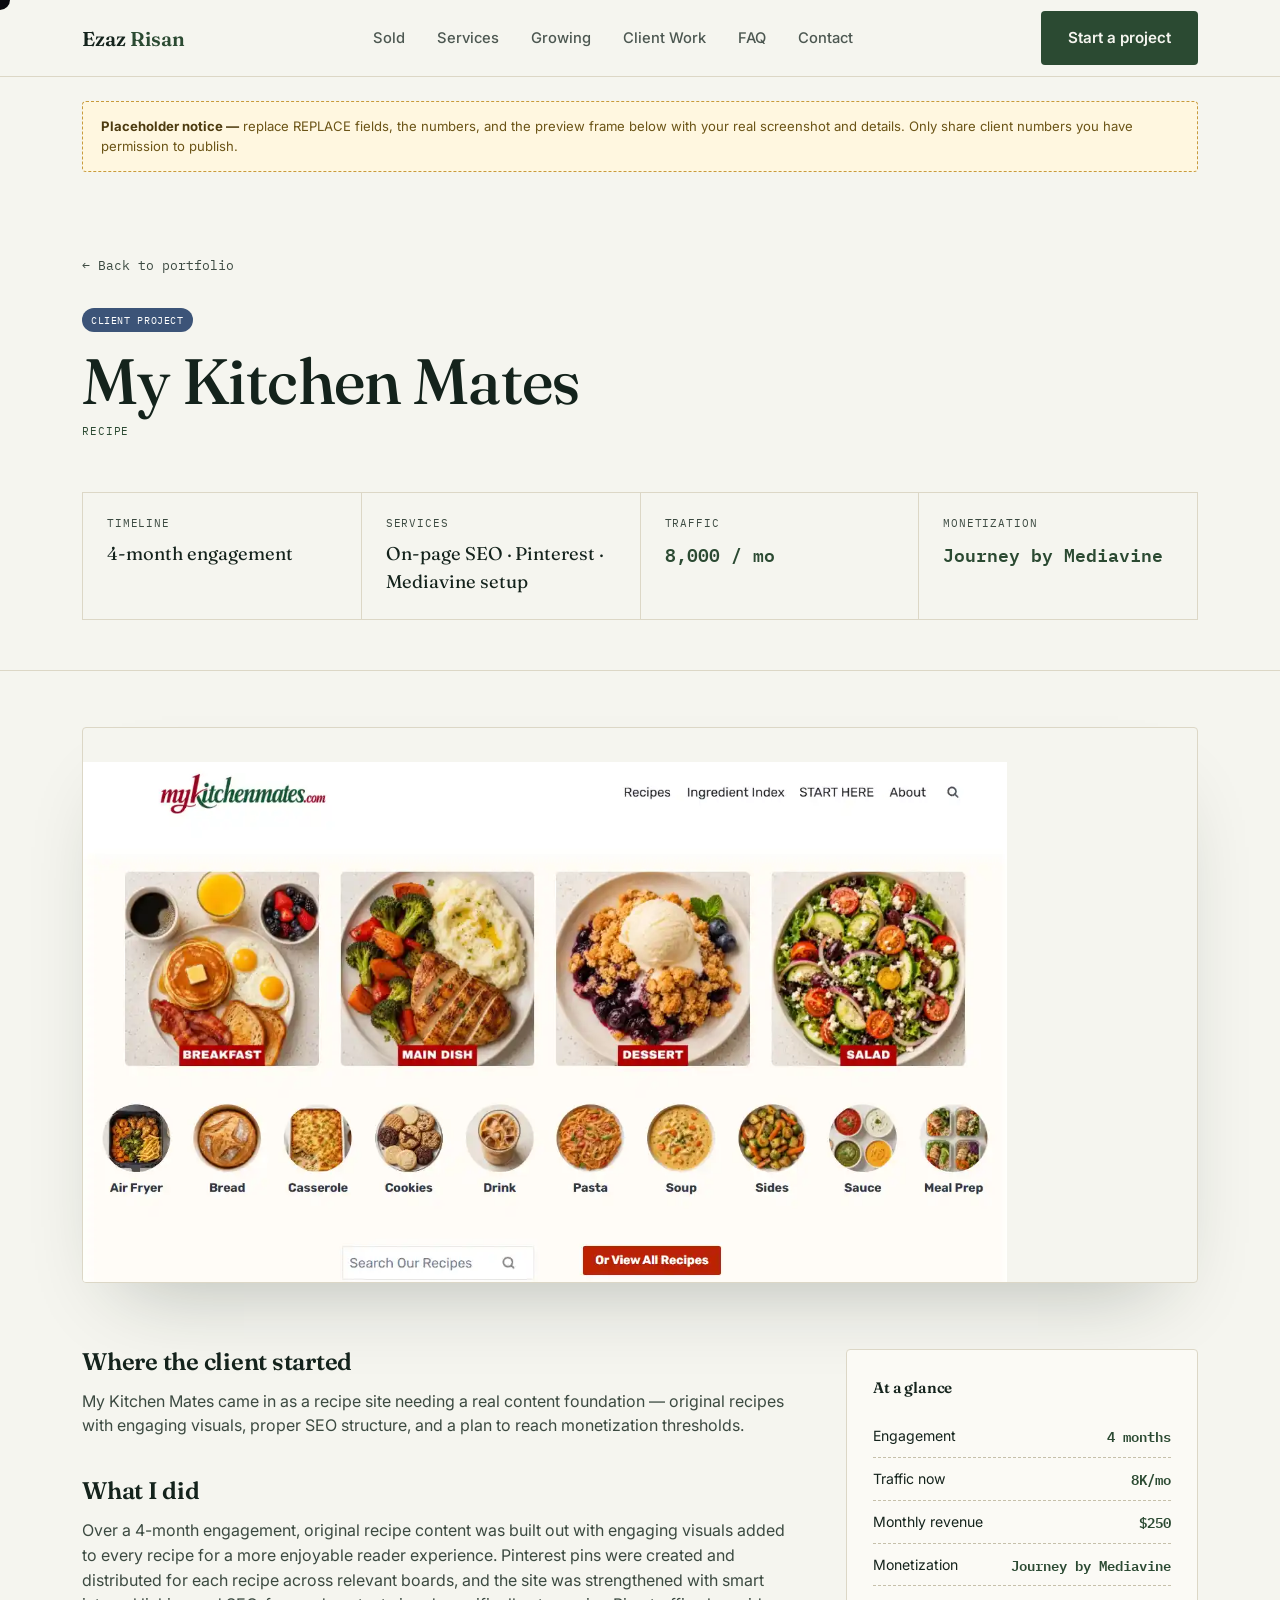
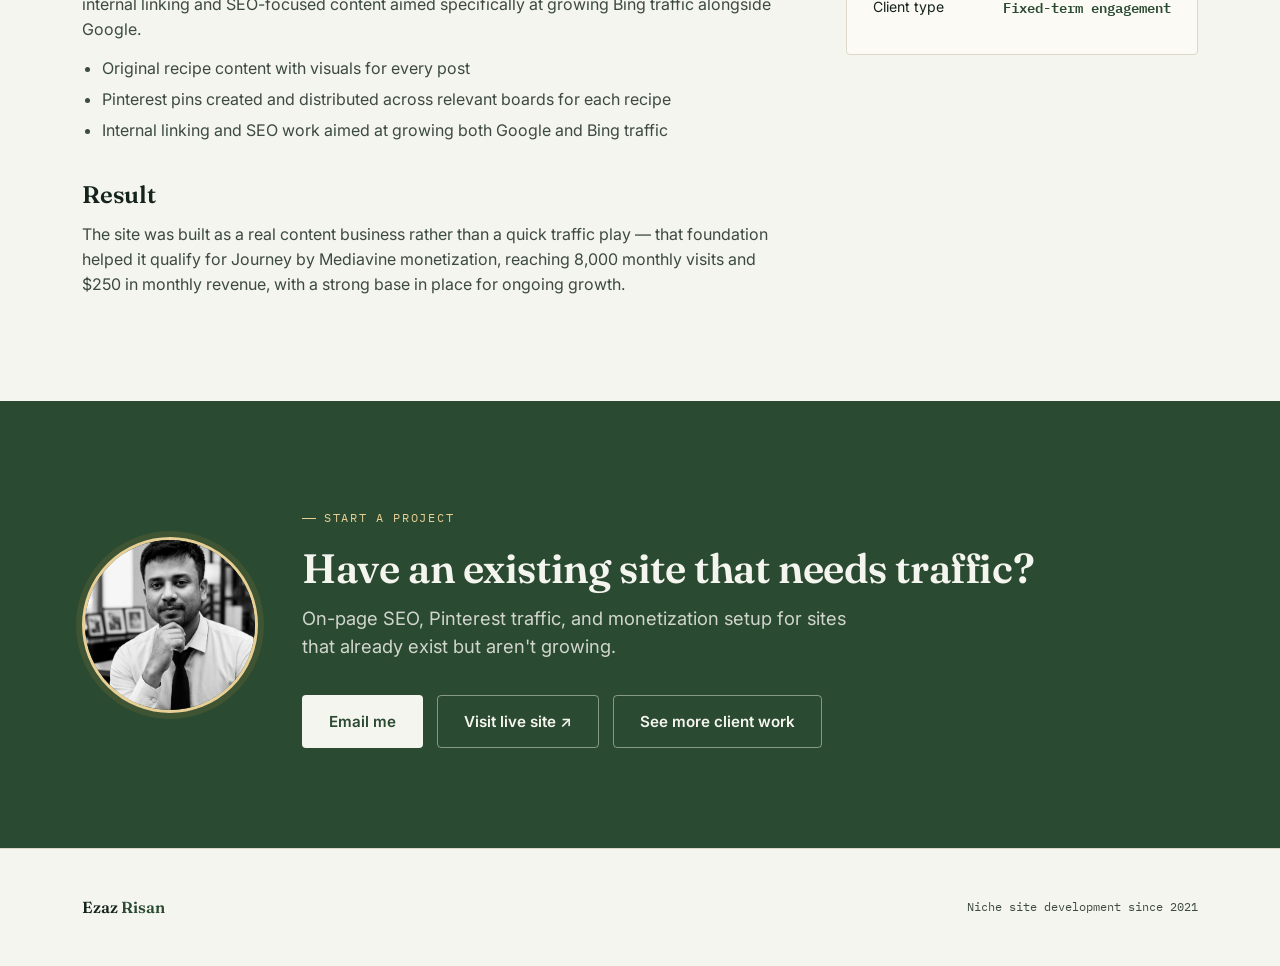
<file: projects/client-01/index.html>
<!DOCTYPE html>
<html lang="en">
<head>
<meta charset="UTF-8">
<meta name="viewport" content="width=device-width, initial-scale=1.0">
<title>My Kitchen Mates — Case Study — Ezaz Risan</title>
<link rel="preconnect" href="https://fonts.googleapis.com">
<link rel="preconnect" href="https://fonts.gstatic.com" crossorigin>
<link href="https://fonts.googleapis.com/css2?family=Fraunces:ital,opsz,wght@0,9..144,400;0,9..144,500;0,9..144,600;1,9..144,500&family=Inter:wght@400;500;600;700&family=IBM+Plex+Mono:wght@400;500;600&display=swap" rel="stylesheet">
<style>
/* =========================================================
   NICHE SITE PORTFOLIO — design system
   Signature idea: the site presents itself the way a niche
   site is presented on a marketplace — as a listing. Ticker
   stats, ledger-row metadata, status badges (SOLD / GROWING /
   CLIENT). Fraunces (organic, editorial) + Inter (clean body)
   + IBM Plex Mono (data/ticker numbers).
   ========================================================= */

:root {
  --ink: #14231c;
  --ink-soft: #3c4a41;
  --paper: #f5f5ef;
  --paper-raised: #fbfaf5;
  --moss: #2b4a32;
  --moss-light: #4c7856;
  --gold: #c89b3c;
  --gold-soft: #e7cf95;
  --slate: #3c5478;
  --line: #dcd7c6;
  --line-strong: #c6c0aa;
  --sold: #2b4a32;
  --growing: #b5791f;
  --client: #3c5478;

  --font-display: "Fraunces", "Iowan Old Style", serif;
  --font-body: "Inter", -apple-system, BlinkMacSystemFont, sans-serif;
  --font-mono: "IBM Plex Mono", "SFMono-Regular", monospace;

  --container: 1180px;
  --radius: 4px;
}

* { box-sizing: border-box; }

@media (prefers-reduced-motion: reduce) {
  *, *::before, *::after {
    animation-duration: 0.01ms !important;
    animation-iteration-count: 1 !important;
    transition-duration: 0.01ms !important;
    scroll-behavior: auto !important;
  }
}

html { scroll-behavior: smooth; }

body {
  margin: 0;
  background: var(--paper);
  color: var(--ink);
  font-family: var(--font-body);
  font-size: 16px;
  line-height: 1.55;
  -webkit-font-smoothing: antialiased;
}

img { max-width: 100%; display: block; }

a { color: inherit; text-decoration: none; }

.wrap {
  max-width: var(--container);
  margin: 0 auto;
  padding: 0 32px;
}

.eyebrow {
  font-family: var(--font-mono);
  font-size: 12px;
  letter-spacing: 0.14em;
  text-transform: uppercase;
  color: var(--moss);
  display: inline-flex;
  align-items: center;
  gap: 8px;
}

.eyebrow::before {
  content: "";
  width: 14px;
  height: 1px;
  background: var(--moss);
  display: inline-block;
}

h1, h2, h3, h4 {
  font-family: var(--font-display);
  font-weight: 600;
  color: var(--ink);
  margin: 0;
  letter-spacing: -0.01em;
}

h1 { font-size: clamp(2.6rem, 5vw, 4.4rem); line-height: 1.02; font-weight: 500; }
h2 { font-size: clamp(1.9rem, 3.2vw, 2.7rem); line-height: 1.08; }
h3 { font-size: 1.35rem; line-height: 1.2; }

p { margin: 0; color: var(--ink-soft); }

.lede {
  font-size: 1.15rem;
  color: var(--ink-soft);
  max-width: 46ch;
}

/* ---------- buttons ---------- */

.btn {
  display: inline-flex;
  align-items: center;
  gap: 10px;
  padding: 14px 26px;
  border-radius: var(--radius);
  font-family: var(--font-body);
  font-weight: 600;
  font-size: 0.95rem;
  cursor: pointer;
  border: 1px solid transparent;
  transition: transform 0.18s ease, background 0.18s ease, border-color 0.18s ease;
}

.btn-primary {
  background: var(--moss);
  color: var(--paper);
}
.btn-primary:hover { background: var(--ink); transform: translateY(-2px); }

.btn-ghost {
  background: transparent;
  border-color: var(--line-strong);
  color: var(--ink);
}
.btn-ghost:hover { border-color: var(--ink); transform: translateY(-2px); }

/* ---------- nav ---------- */

.site-nav {
  position: sticky;
  top: 0;
  z-index: 50;
  background: rgba(245, 245, 239, 0.86);
  backdrop-filter: blur(10px);
  border-bottom: 1px solid var(--line);
}

.site-nav .wrap {
  display: flex;
  align-items: center;
  justify-content: space-between;
  height: 76px;
}

.brand {
  font-family: var(--font-display);
  font-size: 1.25rem;
  font-weight: 600;
}
.brand span { color: var(--moss); }

.nav-links {
  display: flex;
  gap: 32px;
  font-size: 0.92rem;
  font-weight: 500;
}
.nav-links a { opacity: 0.75; transition: opacity 0.15s ease; }
.nav-links a:hover { opacity: 1; }

.nav-cta { display: flex; align-items: center; gap: 20px; }

.nav-toggle { display: none; }

/* ---------- ticker ---------- */

.ticker {
  border-top: 1px solid var(--line);
  border-bottom: 1px solid var(--line);
  background: var(--paper-raised);
  overflow: hidden;
  white-space: nowrap;
}

.ticker-track {
  display: inline-flex;
  animation: ticker-scroll 32s linear infinite;
  padding: 14px 0;
}

.ticker-track span {
  font-family: var(--font-mono);
  font-size: 0.82rem;
  color: var(--ink-soft);
  padding: 0 28px;
  border-right: 1px solid var(--line-strong);
}

.ticker-track span b { color: var(--moss); font-weight: 600; }

@keyframes ticker-scroll {
  from { transform: translateX(0); }
  to { transform: translateX(-50%); }
}

/* ---------- hero ---------- */

.hero {
  padding: 96px 0 72px;
  display: grid;
  grid-template-columns: 1.15fr 0.85fr;
  gap: 56px;
  align-items: center;
}

.hero-copy .eyebrow { margin-bottom: 22px; }

.hero h1 { margin: 18px 0 22px; }
.hero h1 em {
  font-style: italic;
  color: var(--moss);
}

.hero-actions {
  display: flex;
  gap: 14px;
  margin-top: 34px;
  flex-wrap: wrap;
}

/* hero listing card — the signature element */

.listing-preview {
  background: var(--paper-raised);
  border: 1px solid var(--line);
  border-radius: var(--radius);
  padding: 22px;
  box-shadow: 0 30px 60px -30px rgba(20, 35, 28, 0.25);
  transform: rotate(1.2deg);
}

.listing-preview .lp-head {
  display: flex;
  justify-content: space-between;
  align-items: center;
  margin-bottom: 16px;
}

.lp-status {
  font-family: var(--font-mono);
  font-size: 0.7rem;
  letter-spacing: 0.08em;
  text-transform: uppercase;
  padding: 4px 10px;
  border-radius: 100px;
  background: var(--sold);
  color: #fff;
}

.lp-id { font-family: var(--font-mono); font-size: 0.75rem; color: var(--ink-soft); }

.lp-title { font-family: var(--font-display); font-size: 1.3rem; margin-bottom: 4px; }
.lp-niche { font-size: 0.85rem; color: var(--ink-soft); margin-bottom: 18px; }

.lp-grid {
  display: grid;
  grid-template-columns: 1fr 1fr 1fr;
  gap: 14px;
  padding-top: 16px;
  border-top: 1px dashed var(--line-strong);
}

.lp-stat .lp-label {
  font-family: var(--font-mono);
  font-size: 0.65rem;
  text-transform: uppercase;
  letter-spacing: 0.08em;
  color: var(--ink-soft);
  margin-bottom: 4px;
}
.lp-stat .lp-value {
  font-family: var(--font-mono);
  font-size: 1.05rem;
  font-weight: 600;
  color: var(--moss);
}

/* ---------- section shell ---------- */

.section {
  padding: 96px 0;
  border-top: 1px solid var(--line);
}

.section-head {
  display: flex;
  justify-content: space-between;
  align-items: flex-end;
  gap: 40px;
  margin-bottom: 52px;
}

.section-head h2 { max-width: 20ch; }
.section-head .lede { text-align: right; }

/* ---------- process (numbered — real order: build > rank > drive traffic > monetize) ---------- */

.process {
  display: grid;
  grid-template-columns: repeat(4, 1fr);
  gap: 1px;
  background: var(--line);
  border: 1px solid var(--line);
}

.process-step {
  background: var(--paper);
  padding: 34px 26px;
  position: relative;
}

.process-num {
  font-family: var(--font-mono);
  font-size: 0.8rem;
  color: var(--gold);
  margin-bottom: 22px;
  display: block;
}

.process-step h3 { margin-bottom: 10px; }
.process-step p { font-size: 0.92rem; }

/* ---------- listing cards (project grid) ---------- */

.listing-row {
  display: grid;
  grid-template-columns: repeat(3, 1fr);
  gap: 24px;
  margin-bottom: 24px;
}

.listing-row.two { grid-template-columns: repeat(2, 1fr); }

.card {
  background: var(--paper-raised);
  border: 1px solid var(--line);
  border-radius: var(--radius);
  overflow: hidden;
  transition: transform 0.25s ease, box-shadow 0.25s ease, border-color 0.25s ease;
  display: flex;
  flex-direction: column;
}

.card:hover {
  transform: translateY(-6px);
  border-color: var(--moss);
  box-shadow: 0 24px 50px -28px rgba(20, 35, 28, 0.35);
}

.card-frame {
  aspect-ratio: 16 / 10;
  position: relative;
  overflow: hidden;
  border-bottom: 1px solid var(--line);
  background: linear-gradient(150deg, #e7e3d2, #d8dfd0);
}

.card-frame .frame-bar {
  height: 26px;
  background: var(--paper-raised);
  border-bottom: 1px solid var(--line);
  display: flex;
  align-items: center;
  gap: 6px;
  padding: 0 10px;
}
.frame-bar i {
  width: 7px; height: 7px; border-radius: 50%;
  background: var(--line-strong);
}

.card-frame .frame-scroll {
  position: absolute;
  inset: 26px 0 0 0;
  background-image:
    repeating-linear-gradient(180deg, rgba(20,35,28,0.06) 0px, rgba(20,35,28,0.06) 2px, transparent 2px, transparent 34px),
    repeating-linear-gradient(180deg, rgba(20,35,28,0.03) 0px, rgba(20,35,28,0.03) 14px, transparent 14px, transparent 34px);
  animation: frame-scroll 9s ease-in-out infinite;
}

@keyframes frame-scroll {
  0%, 12% { transform: translateY(0); }
  50% { transform: translateY(-42%); }
  88%, 100% { transform: translateY(0); }
}

.frame-label {
  position: absolute;
  bottom: 10px;
  left: 10px;
  font-family: var(--font-mono);
  font-size: 0.62rem;
  letter-spacing: 0.06em;
  text-transform: uppercase;
  color: var(--ink-soft);
  background: rgba(245,245,239,0.85);
  padding: 3px 8px;
  border-radius: 100px;
  border: 1px solid var(--line);
}

.card-badge {
  position: absolute;
  top: 34px;
  right: 10px;
  font-family: var(--font-mono);
  font-size: 0.65rem;
  letter-spacing: 0.06em;
  text-transform: uppercase;
  padding: 4px 9px;
  border-radius: 100px;
  color: #fff;
}
.badge-sold { background: var(--sold); }
.badge-growing { background: var(--growing); }
.badge-client { background: var(--client); }

.card-body { padding: 20px 22px 22px; flex: 1; display: flex; flex-direction: column; }
.card-niche { font-family: var(--font-mono); font-size: 0.7rem; text-transform: uppercase; letter-spacing: 0.08em; color: var(--moss); margin-bottom: 8px; }
.card-body h3 { margin-bottom: 10px; }
.card-stat { margin-top: auto; padding-top: 16px; border-top: 1px dashed var(--line-strong); display: flex; justify-content: space-between; align-items: center; }
.card-stat .num { font-family: var(--font-mono); font-weight: 600; color: var(--moss); }
.card-stat .lab { font-size: 0.78rem; color: var(--ink-soft); }
.card-arrow { font-family: var(--font-mono); font-size: 0.85rem; color: var(--ink-soft); transition: transform 0.2s ease; }
.card:hover .card-arrow { transform: translateX(4px); color: var(--moss); }

/* mini summary cards (the 14+ others) */

.summary-grid {
  display: grid;
  grid-template-columns: repeat(4, 1fr);
  gap: 16px;
}

.summary-card {
  background: var(--paper-raised);
  border: 1px solid var(--line);
  border-radius: var(--radius);
  padding: 18px;
}

.summary-card .card-niche { margin-bottom: 10px; }
.summary-card .sc-stat { font-family: var(--font-mono); font-size: 1.1rem; color: var(--moss); font-weight: 600; margin-top: 10px; }
.summary-card .sc-lab { font-size: 0.75rem; color: var(--ink-soft); }
.summary-card .sc-model { font-size: 0.72rem; color: var(--ink-soft); margin-top: 8px; font-family: var(--font-mono); text-transform: uppercase; letter-spacing: 0.04em; }

/* ---------- services ---------- */

.services-strip {
  background: var(--ink);
  color: var(--paper);
  padding: 88px 0;
}

.services-strip .eyebrow { color: var(--gold-soft); }
.services-strip .eyebrow::before { background: var(--gold-soft); }
.services-strip h2 { color: var(--paper); }
.services-strip .lede { color: rgba(245,245,239,0.72); }

.service-list { margin-top: 48px; display: grid; gap: 0; }

.service-row {
  display: grid;
  grid-template-columns: 90px 1fr 1.2fr;
  gap: 30px;
  align-items: center;
  padding: 26px 0;
  border-top: 1px solid rgba(245,245,239,0.14);
}
.service-row:last-child { border-bottom: 1px solid rgba(245,245,239,0.14); }

.service-row .snum { font-family: var(--font-mono); color: var(--gold-soft); font-size: 0.95rem; }
.service-row h3 { color: var(--paper); }
.service-row p { color: rgba(245,245,239,0.68); font-size: 0.94rem; }

/* ---------- testimonial ---------- */

.testimonial {
  padding: 90px 0;
  text-align: center;
}
.testimonial blockquote {
  font-family: var(--font-display);
  font-size: clamp(1.3rem, 2.6vw, 1.9rem);
  font-style: italic;
  max-width: 800px;
  margin: 28px auto 22px;
  color: var(--ink);
  line-height: 1.4;
}
.testimonial cite {
  font-style: normal;
  font-family: var(--font-mono);
  font-size: 0.8rem;
  color: var(--ink-soft);
}

/* ---------- CTA ---------- */

.cta {
  background: var(--moss);
  color: var(--paper);
  padding: 100px 0;
}
.cta-inner {
  display: grid;
  grid-template-columns: auto 1fr;
  gap: 44px;
  align-items: center;
}

.cta-photo-frame {
  position: relative;
  width: 176px;
  height: 176px;
  border-radius: 50%;
  overflow: hidden;
  border: 3px solid var(--gold-soft);
  flex-shrink: 0;
  transition: transform 0.35s ease, box-shadow 0.35s ease;
  box-shadow: 0 0 0 6px rgba(200, 155, 60, 0.12);
}
.cta-photo-frame:hover {
  transform: scale(1.04) rotate(-1deg);
  box-shadow: 0 0 0 10px rgba(200, 155, 60, 0.2);
}
.cta-photo-frame::after {
  content: "";
  position: absolute;
  inset: -9px;
  border-radius: 50%;
  border: 1px solid rgba(231, 207, 149, 0.5);
  animation: avatar-ping 2.8s ease-out infinite;
}
@keyframes avatar-ping {
  0% { transform: scale(0.94); opacity: 0.9; }
  80%, 100% { transform: scale(1.16); opacity: 0; }
}
.cta-photo-frame img {
  width: 100%;
  height: 100%;
  object-fit: cover;
  display: block;
  filter: grayscale(10%);
  transition: filter 0.35s ease;
}
.cta-photo-frame:hover img { filter: grayscale(0%); }

.cta-copy { text-align: left; }
.cta .eyebrow { justify-content: flex-start; color: var(--gold-soft); }
.cta .eyebrow::before { background: var(--gold-soft); }
.cta h2 { margin: 18px 0 14px; color: var(--paper); }
.cta .lede { margin: 0 0 34px; text-align: left; max-width: 48ch; color: rgba(245, 245, 239, 0.82); }
.cta-actions { justify-content: flex-start; }
.cta .btn-primary { background: var(--paper); color: var(--moss); }
.cta .btn-primary:hover { background: var(--gold-soft); }
.cta .btn-ghost { border-color: rgba(245, 245, 239, 0.45); color: var(--paper); }
.cta .btn-ghost:hover { border-color: var(--paper); background: rgba(245, 245, 239, 0.08); }
.cta-actions { display: flex; gap: 14px; flex-wrap: wrap; }

/* ---------- custom cursor (inverts colors under it) ---------- */

.cursor-ring {
  position: fixed;
  top: 0;
  left: 0;
  width: 20px;
  height: 20px;
  border-radius: 50%;
  background: #ffffff;
  mix-blend-mode: difference;
  pointer-events: none;
  z-index: 9999;
  transform: translate(-50%, -50%);
  transition: width 0.15s ease, height 0.15s ease;
  will-change: transform;
}
.cursor-ring.cursor-ring--big { width: 46px; height: 46px; }

html.custom-cursor-active,
html.custom-cursor-active * {
  cursor: none !important;
}

/* ---------- footer ---------- */

footer {
  padding: 46px 0;
  border-top: 1px solid var(--line);
}
footer .wrap { display: flex; justify-content: space-between; align-items: center; flex-wrap: wrap; gap: 16px; }
footer .foot-links { display: flex; gap: 24px; font-size: 0.85rem; color: var(--ink-soft); }
.foot-note { font-family: var(--font-mono); font-size: 0.75rem; color: var(--ink-soft); }

/* ---------- reveal on scroll ---------- */

.reveal { opacity: 0; transform: translateY(18px); transition: opacity 0.7s ease, transform 0.7s ease; }
.reveal.in { opacity: 1; transform: translateY(0); }

/* ---------- case study page ---------- */

.cs-hero {
  padding: 60px 0 50px;
  border-bottom: 1px solid var(--line);
}
.back-link {
  font-family: var(--font-mono);
  font-size: 0.8rem;
  color: var(--ink-soft);
  display: inline-flex;
  align-items: center;
  gap: 8px;
  margin-bottom: 30px;
}
.back-link:hover { color: var(--moss); }

.cs-head { display: flex; justify-content: space-between; align-items: flex-start; gap: 30px; flex-wrap: wrap; }
.cs-title h1 { max-width: 16ch; }
.cs-title .card-niche { margin-top: 14px; }

.ledger {
  margin-top: 44px;
  display: grid;
  grid-template-columns: repeat(4, 1fr);
  border-top: 1px solid var(--line);
  border-left: 1px solid var(--line);
}
.ledger-cell {
  padding: 22px 24px;
  border-right: 1px solid var(--line);
  border-bottom: 1px solid var(--line);
}
.ledger-cell .lg-label {
  font-family: var(--font-mono);
  font-size: 0.66rem;
  text-transform: uppercase;
  letter-spacing: 0.08em;
  color: var(--ink-soft);
  margin-bottom: 8px;
}
.ledger-cell .lg-value { font-family: var(--font-display); font-size: 1.15rem; color: var(--ink); }
.ledger-cell .lg-value.mono { font-family: var(--font-mono); color: var(--moss); font-weight: 600; }

.cs-frame {
  margin: 56px 0;
  border: 1px solid var(--line);
  border-radius: var(--radius);
  overflow: hidden;
  box-shadow: 0 40px 80px -40px rgba(20,35,28,0.3);
}
.cs-frame .frame-bar { height: 34px; }
.cs-frame .frame-bar i { width: 9px; height: 9px; }
.cs-frame .frame-scroll { aspect-ratio: 16/9; position: relative; height: auto; inset: auto; }

.cs-body {
  display: grid;
  grid-template-columns: 2fr 1fr;
  gap: 60px;
  padding: 10px 0 90px;
}
.cs-story h2 { margin: 40px 0 14px; font-size: 1.5rem; }
.cs-story h2:first-child { margin-top: 0; }
.cs-story p { margin-bottom: 14px; }
.cs-story ul { margin: 0 0 14px; padding-left: 20px; color: var(--ink-soft); }
.cs-story li { margin-bottom: 6px; }

.cs-side {
  align-self: start;
  position: sticky;
  top: 100px;
  background: var(--paper-raised);
  border: 1px solid var(--line);
  border-radius: var(--radius);
  padding: 26px;
}
.cs-side h4 { font-size: 0.95rem; margin-bottom: 16px; }
.cs-side .side-row { display: flex; justify-content: space-between; padding: 10px 0; border-top: 1px dashed var(--line-strong); font-size: 0.88rem; }
.cs-side .side-row:first-of-type { border-top: none; }
.cs-side .side-row .num { font-family: var(--font-mono); color: var(--moss); font-weight: 600; }

/* ---------- included checklist ---------- */

.included-grid {
  display: grid;
  grid-template-columns: repeat(3, 1fr);
  gap: 20px;
}

.included-item {
  background: var(--paper-raised);
  border: 1px solid var(--line);
  border-radius: var(--radius);
  padding: 24px;
  display: flex;
  gap: 14px;
  align-items: flex-start;
}

.check-icon {
  flex: 0 0 auto;
  width: 26px;
  height: 26px;
  border-radius: 50%;
  background: var(--moss);
  color: var(--paper);
  display: flex;
  align-items: center;
  justify-content: center;
  font-size: 0.8rem;
  font-family: var(--font-mono);
  margin-top: 2px;
}

.included-item h3 { font-size: 1.02rem; margin-bottom: 6px; }
.included-item p { font-size: 0.88rem; }

/* ---------- FAQ ---------- */

.faq-list {
  max-width: 820px;
  margin: 0 auto;
}

.faq-item {
  border-top: 1px solid var(--line);
  padding: 6px 0;
}
.faq-item:last-child { border-bottom: 1px solid var(--line); }

.faq-item summary {
  list-style: none;
  cursor: pointer;
  display: flex;
  justify-content: space-between;
  align-items: center;
  gap: 20px;
  padding: 20px 4px;
  font-family: var(--font-display);
  font-size: 1.1rem;
  color: var(--ink);
}
.faq-item summary::-webkit-details-marker { display: none; }

.faq-plus {
  font-family: var(--font-mono);
  font-size: 1.3rem;
  color: var(--moss);
  flex: 0 0 auto;
  transition: transform 0.2s ease;
}
.faq-item[open] .faq-plus { transform: rotate(45deg); }

.faq-item .faq-answer {
  padding: 0 4px 22px;
  max-width: 68ch;
}
.faq-item .faq-answer p { font-size: 0.95rem; }

/* ---------- proof grid (screenshot evidence) ---------- */

.proof-grid {
  display: grid;
  grid-template-columns: repeat(2, 1fr);
  gap: 20px;
  margin-top: 20px;
}

.proof-card {
  border: 1px solid var(--line);
  border-radius: var(--radius);
  overflow: hidden;
  background: var(--paper-raised);
}

.proof-card img {
  width: 100%;
  display: block;
  border-bottom: 1px solid var(--line);
}

.proof-card-body { padding: 16px 18px; }
.proof-card-body .proof-source {
  font-family: var(--font-mono);
  font-size: 0.68rem;
  text-transform: uppercase;
  letter-spacing: 0.06em;
  color: var(--moss);
  margin-bottom: 6px;
}
.proof-card-body p { font-size: 0.86rem; }

/* ---------- placeholder note ---------- */

.build-note {
  background: #fff7e0;
  border: 1px dashed var(--gold);
  border-radius: var(--radius);
  padding: 14px 18px;
  font-size: 0.82rem;
  color: #6b5416;
  margin: 20px 0;
}
.build-note strong { color: #4d3b0f; }

/* ---------- responsive ---------- */

@media (max-width: 980px) {
  .hero { grid-template-columns: 1fr; }
  .listing-preview { transform: none; order: -1; }
  .process { grid-template-columns: repeat(2, 1fr); }
  .listing-row, .listing-row.two { grid-template-columns: 1fr 1fr; }
  .summary-grid { grid-template-columns: repeat(2, 1fr); }
  .service-row { grid-template-columns: 50px 1fr; }
  .service-row p { grid-column: 2 / 3; }
  .cs-body { grid-template-columns: 1fr; }
  .cs-side { position: static; }
  .ledger { grid-template-columns: repeat(2, 1fr); }
  .included-grid { grid-template-columns: repeat(2, 1fr); }
}

@media (max-width: 700px) {
  .wrap { padding: 0 20px; }
  .nav-links { display: none; }
  .section-head { flex-direction: column; align-items: flex-start; }
  .section-head .lede { text-align: left; }
  .listing-row, .listing-row.two { grid-template-columns: 1fr; }
  .summary-grid { grid-template-columns: 1fr; }
  .process { grid-template-columns: 1fr; }
  .ledger { grid-template-columns: 1fr; }
  .cs-head { flex-direction: column; }
  .included-grid { grid-template-columns: 1fr; }
  .faq-item summary { font-size: 1rem; }
  .cta-inner { grid-template-columns: 1fr; }
  .cta-photo-frame { margin: 0 auto; }
  .cta-copy { text-align: center; }
  .cta .eyebrow, .cta .lede { justify-content: center; margin-left: auto; margin-right: auto; text-align: center; }
  .cta-actions { justify-content: center; }
  .proof-grid { grid-template-columns: 1fr; }
}

</style>
</head>
<body>

<nav class="site-nav">
  <div class="wrap">
    <a href="../../index.html" class="brand">Ezaz <span>Risan</span></a>
    <div class="nav-links">
      <a href="../../index.html#sold">Sold</a>
      <a href="../../index.html#services">Services</a>
      <a href="../../index.html#growing">Growing</a>
      <a href="../../index.html#clients">Client Work</a>
      <a href="../../index.html#faq">FAQ</a>
      <a href="../../index.html#contact">Contact</a>
    </div>
    <div class="nav-cta">
      <a href="../../index.html#contact" class="btn btn-primary">Start a project</a>
    </div>
  </div>
</nav>

<div class="wrap">
  <div class="build-note" style="margin-top:24px;">
    <strong>Placeholder notice —</strong> replace REPLACE fields, the numbers, and the preview frame below with your real screenshot and details. Only share client numbers you have permission to publish.
  </div>
</div>

<header class="cs-hero">
  <div class="wrap">
    <a href="../../index.html#clients" class="back-link">← Back to portfolio</a>
    <div class="cs-head">
      <div class="cs-title">
        <span class="card-badge badge-client" style="position:static; display:inline-block;">Client project</span>
        <h1 style="margin-top:16px;">My Kitchen Mates</h1>
        <div class="card-niche" style="margin-top:10px;">Recipe</div>
      </div>
    </div>

    <div class="ledger">
      <div class="ledger-cell">
        <div class="lg-label">Timeline</div>
        <div class="lg-value">4-month engagement</div>
      </div>
      <div class="ledger-cell">
        <div class="lg-label">Services</div>
        <div class="lg-value">On-page SEO · Pinterest · Mediavine setup</div>
      </div>
      <div class="ledger-cell">
        <div class="lg-label">Traffic</div>
        <div class="lg-value mono">8,000 / mo</div>
      </div>
      <div class="ledger-cell">
        <div class="lg-label">Monetization</div>
        <div class="lg-value mono">Journey by Mediavine</div>
      </div>
    </div>
  </div>
</header>

<div class="wrap">
  <div class="cs-frame">
    <div class="frame-bar"><i></i><i></i><i></i></div>
    <div class="frame-scroll" style="height:520px; background-image:url('../../assets/mykitchenmates.webp'); background-size:100% auto; background-position:top; animation-duration:24s;"></div>
  </div>

  <div class="cs-body">
    <div class="cs-story">
      <h2>Where the client started</h2>
      <p>My Kitchen Mates came in as a recipe site needing a real content foundation — original recipes with engaging visuals, proper SEO structure, and a plan to reach monetization thresholds.</p>

      <h2>What I did</h2>
      <p>Over a 4-month engagement, original recipe content was built out with engaging visuals added to every recipe for a more enjoyable reader experience. Pinterest pins were created and distributed for each recipe across relevant boards, and the site was strengthened with smart internal linking and SEO-focused content aimed specifically at growing Bing traffic alongside Google.</p>
      <ul>
        <li>Original recipe content with visuals for every post</li>
        <li>Pinterest pins created and distributed across relevant boards for each recipe</li>
        <li>Internal linking and SEO work aimed at growing both Google and Bing traffic</li>
      </ul>

      <h2>Result</h2>
      <p>The site was built as a real content business rather than a quick traffic play — that foundation helped it qualify for Journey by Mediavine monetization, reaching 8,000 monthly visits and $250 in monthly revenue, with a strong base in place for ongoing growth.</p>
    </div>

    <aside class="cs-side">
      <h4>At a glance</h4>
      <div class="side-row"><span>Engagement</span><span class="num">4 months</span></div>
      <div class="side-row"><span>Traffic now</span><span class="num">8K/mo</span></div>
      <div class="side-row"><span>Monthly revenue</span><span class="num">$250</span></div>
      <div class="side-row"><span>Monetization</span><span class="num">Journey by Mediavine</span></div>
      <div class="side-row"><span>Client type</span><span class="num">Fixed-term engagement</span></div>
    </aside>
  </div>
</div>

<section class="cta">
  <div class="wrap">
    <div class="cta-inner">
      <div class="cta-photo-frame">
        <img src="../../assets/profile.jpg" alt="Ezaz Risan">
      </div>
      <div class="cta-copy">
        <span class="eyebrow">Start a project</span>
    <h2>Have an existing site that needs traffic?</h2>
    <p class="lede">On-page SEO, Pinterest traffic, and monetization setup for sites that already exist but aren't growing.</p>
    <div class="cta-actions">
      <a href="mailto:REPLACE@example.com" class="btn btn-primary">Email me</a>
      <a href="https://mykitchenmates.com/" target="_blank" rel="noopener" class="btn btn-ghost">Visit live site ↗</a>
      <a href="../../index.html#clients" class="btn btn-ghost">See more client work</a>
    </div>
      </div>
    </div>
  </div>
</section>

<footer>
  <div class="wrap">
    <div class="brand" style="font-size:1rem;">Ezaz <span>Risan</span></div>
    <div class="foot-note">Niche site development since 2021</div>
  </div>
</footer>

<script>
// ---------- scroll reveal ----------
const revealEls = document.querySelectorAll(".reveal");
const io = new IntersectionObserver(
  (entries) => {
    entries.forEach((entry) => {
      if (entry.isIntersecting) {
        entry.target.classList.add("in");
        io.unobserve(entry.target);
      }
    });
  },
  { threshold: 0.15 }
);
revealEls.forEach((el) => io.observe(el));

// ---------- count-up numbers ----------
const counters = document.querySelectorAll("[data-count]");
const countIo = new IntersectionObserver(
  (entries) => {
    entries.forEach((entry) => {
      if (!entry.isIntersecting) return;
      const el = entry.target;
      const target = parseFloat(el.dataset.count);
      const suffix = el.dataset.suffix || "";
      const prefix = el.dataset.prefix || "";
      const decimals = el.dataset.decimals ? parseInt(el.dataset.decimals) : 0;
      const duration = 1200;
      const start = performance.now();

      function tick(now) {
        const progress = Math.min((now - start) / duration, 1);
        const eased = 1 - Math.pow(1 - progress, 3);
        const value = target * eased;
        el.textContent = prefix + value.toFixed(decimals) + suffix;
        if (progress < 1) requestAnimationFrame(tick);
      }
      requestAnimationFrame(tick);
      countIo.unobserve(el);
    });
  },
  { threshold: 0.6 }
);
counters.forEach((el) => countIo.observe(el));

// ---------- ticker: duplicate content for seamless loop ----------
document.querySelectorAll(".ticker-track").forEach((track) => {
  track.innerHTML += track.innerHTML;
});

// ---------- mobile nav toggle ----------
const toggle = document.querySelector(".nav-toggle");
const links = document.querySelector(".nav-links");
if (toggle && links) {
  toggle.addEventListener("click", () => {
    links.classList.toggle("open");
  });
}

// ---------- custom inverting round cursor ----------
(function () {
  const finePointer = window.matchMedia("(pointer: fine)").matches;
  const reducedMotion = window.matchMedia("(prefers-reduced-motion: reduce)").matches;
  if (!finePointer || reducedMotion) return;

  const ring = document.createElement("div");
  ring.className = "cursor-ring";
  document.body.appendChild(ring);
  document.documentElement.classList.add("custom-cursor-active");

  window.addEventListener("mousemove", (e) => {
    ring.style.transform = `translate3d(${e.clientX}px, ${e.clientY}px, 0) translate(-50%, -50%)`;
  }, { passive: true });

  const hoverSelector = "a, button, .card, .btn, summary, .faq-item";
  document.addEventListener("mouseover", (e) => {
    if (e.target.closest(hoverSelector)) ring.classList.add("cursor-ring--big");
  });
  document.addEventListener("mouseout", (e) => {
    if (e.target.closest(hoverSelector)) ring.classList.remove("cursor-ring--big");
  });
})();

</script>
</body>
</html>
</file>
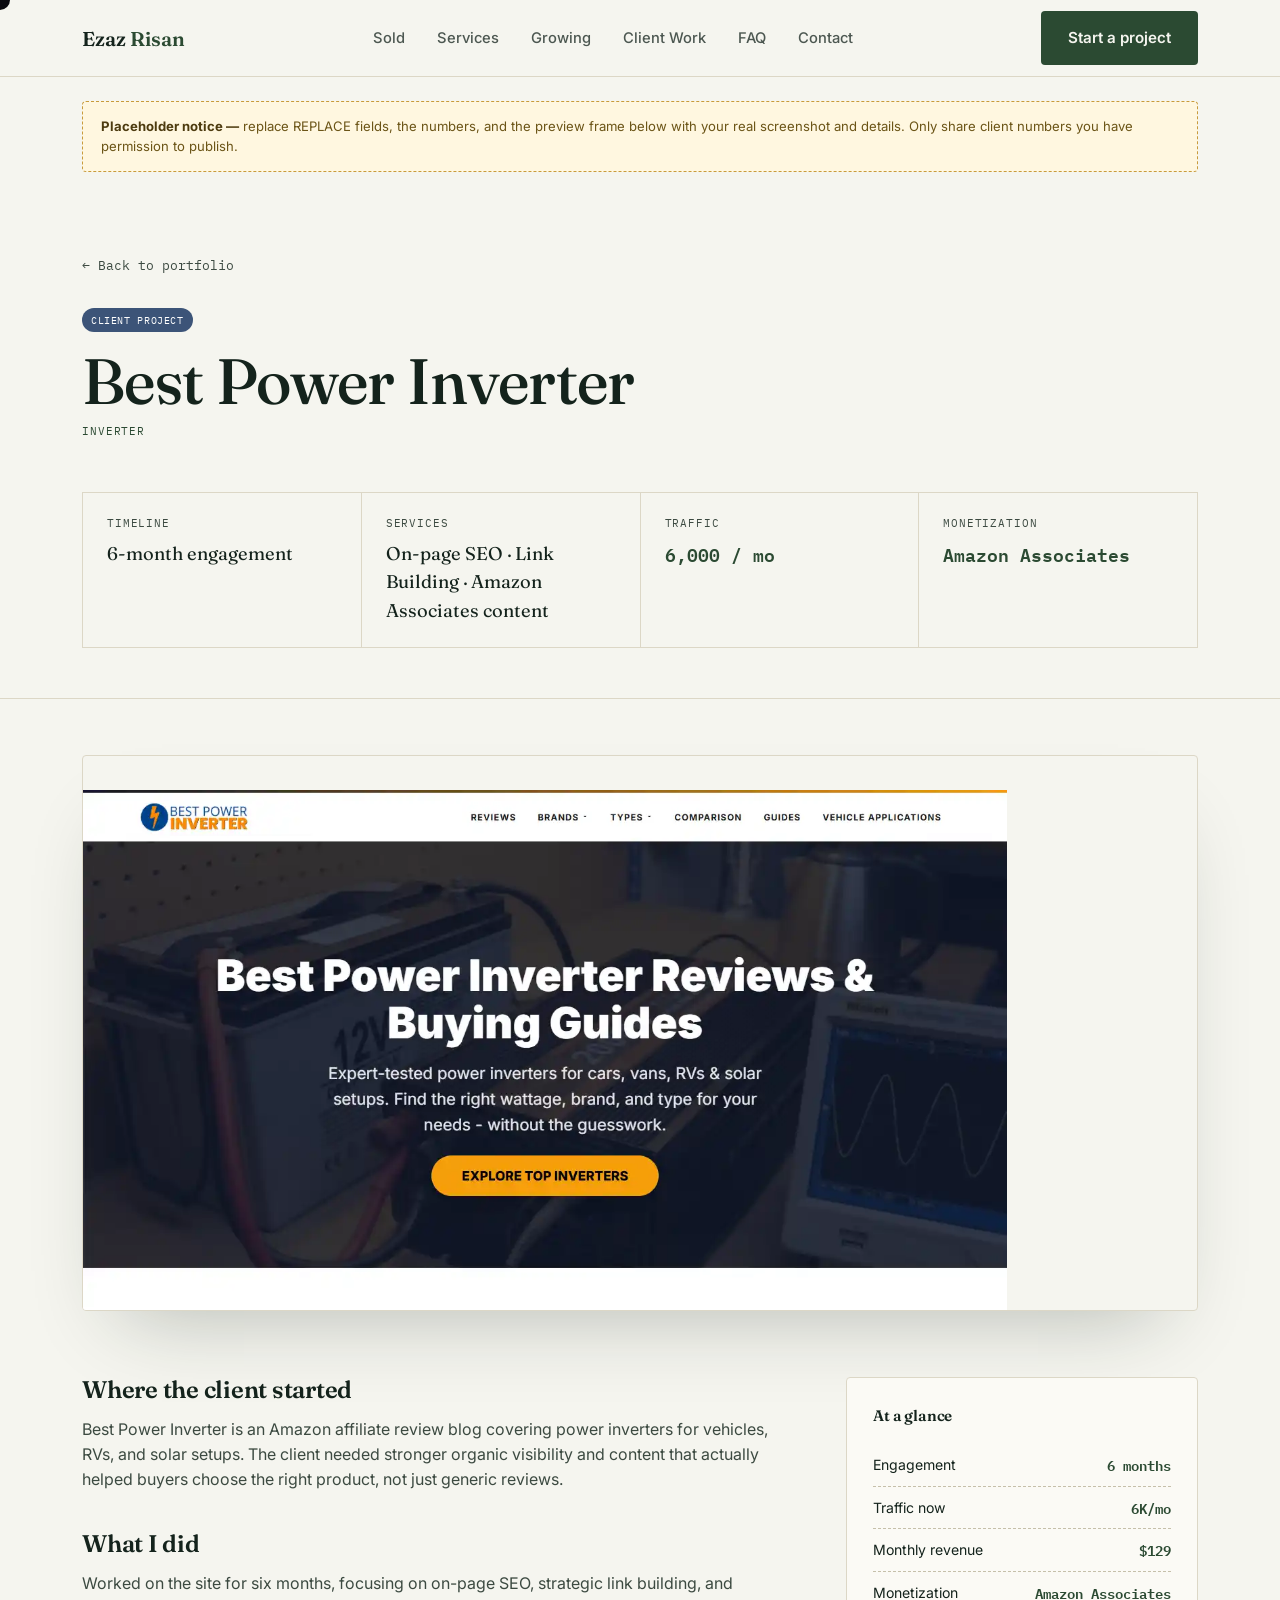
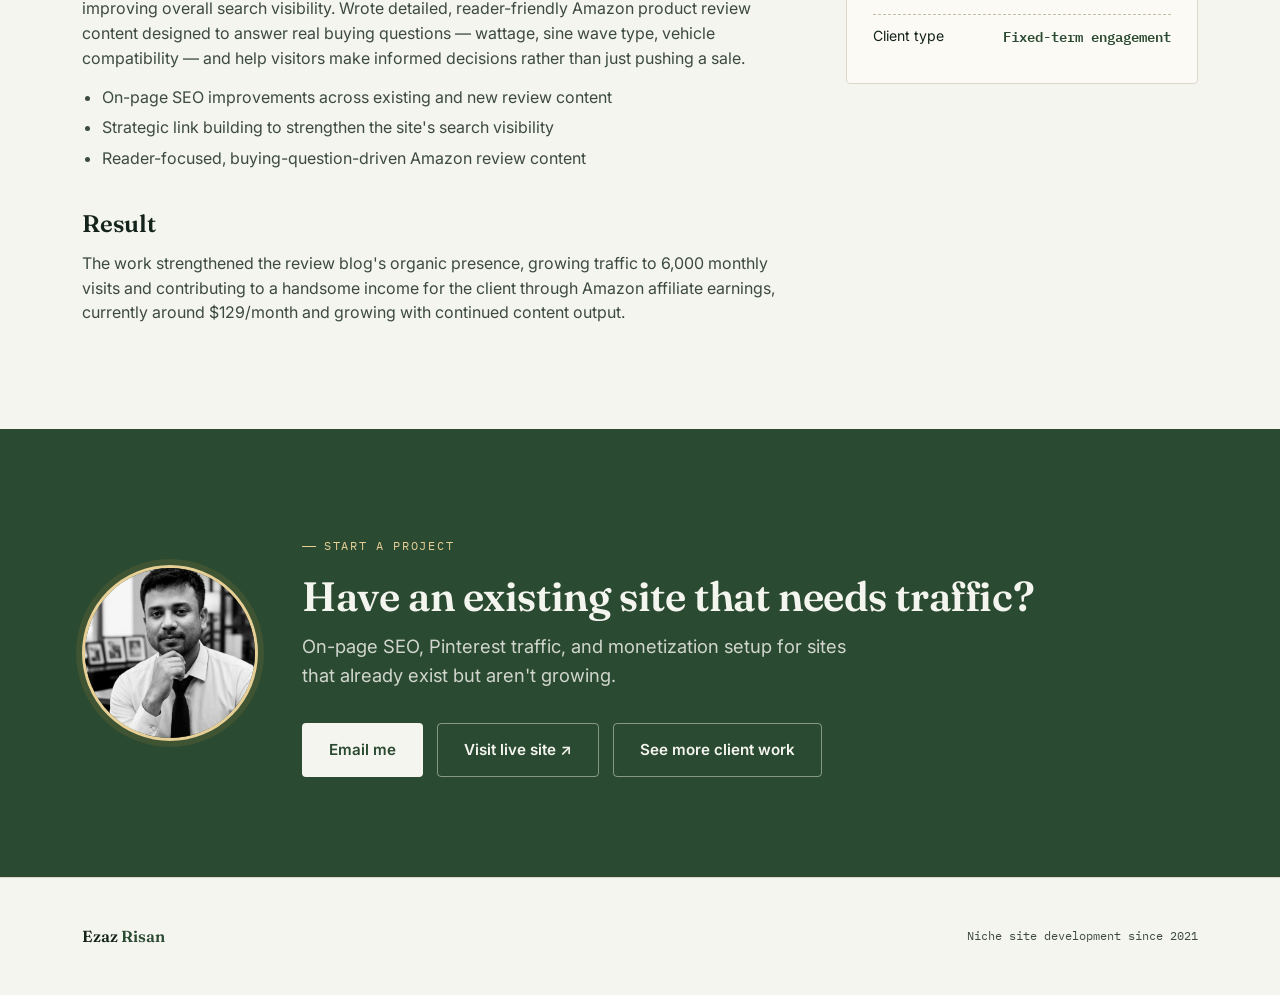
<file: projects/client-02/index.html>
<!DOCTYPE html>
<html lang="en">
<head>
<meta charset="UTF-8">
<meta name="viewport" content="width=device-width, initial-scale=1.0">
<title>Best Power Inverter — Case Study — Ezaz Risan</title>
<link rel="preconnect" href="https://fonts.googleapis.com">
<link rel="preconnect" href="https://fonts.gstatic.com" crossorigin>
<link href="https://fonts.googleapis.com/css2?family=Fraunces:ital,opsz,wght@0,9..144,400;0,9..144,500;0,9..144,600;1,9..144,500&family=Inter:wght@400;500;600;700&family=IBM+Plex+Mono:wght@400;500;600&display=swap" rel="stylesheet">
<style>
/* =========================================================
   NICHE SITE PORTFOLIO — design system
   Signature idea: the site presents itself the way a niche
   site is presented on a marketplace — as a listing. Ticker
   stats, ledger-row metadata, status badges (SOLD / GROWING /
   CLIENT). Fraunces (organic, editorial) + Inter (clean body)
   + IBM Plex Mono (data/ticker numbers).
   ========================================================= */

:root {
  --ink: #14231c;
  --ink-soft: #3c4a41;
  --paper: #f5f5ef;
  --paper-raised: #fbfaf5;
  --moss: #2b4a32;
  --moss-light: #4c7856;
  --gold: #c89b3c;
  --gold-soft: #e7cf95;
  --slate: #3c5478;
  --line: #dcd7c6;
  --line-strong: #c6c0aa;
  --sold: #2b4a32;
  --growing: #b5791f;
  --client: #3c5478;

  --font-display: "Fraunces", "Iowan Old Style", serif;
  --font-body: "Inter", -apple-system, BlinkMacSystemFont, sans-serif;
  --font-mono: "IBM Plex Mono", "SFMono-Regular", monospace;

  --container: 1180px;
  --radius: 4px;
}

* { box-sizing: border-box; }

@media (prefers-reduced-motion: reduce) {
  *, *::before, *::after {
    animation-duration: 0.01ms !important;
    animation-iteration-count: 1 !important;
    transition-duration: 0.01ms !important;
    scroll-behavior: auto !important;
  }
}

html { scroll-behavior: smooth; }

body {
  margin: 0;
  background: var(--paper);
  color: var(--ink);
  font-family: var(--font-body);
  font-size: 16px;
  line-height: 1.55;
  -webkit-font-smoothing: antialiased;
}

img { max-width: 100%; display: block; }

a { color: inherit; text-decoration: none; }

.wrap {
  max-width: var(--container);
  margin: 0 auto;
  padding: 0 32px;
}

.eyebrow {
  font-family: var(--font-mono);
  font-size: 12px;
  letter-spacing: 0.14em;
  text-transform: uppercase;
  color: var(--moss);
  display: inline-flex;
  align-items: center;
  gap: 8px;
}

.eyebrow::before {
  content: "";
  width: 14px;
  height: 1px;
  background: var(--moss);
  display: inline-block;
}

h1, h2, h3, h4 {
  font-family: var(--font-display);
  font-weight: 600;
  color: var(--ink);
  margin: 0;
  letter-spacing: -0.01em;
}

h1 { font-size: clamp(2.6rem, 5vw, 4.4rem); line-height: 1.02; font-weight: 500; }
h2 { font-size: clamp(1.9rem, 3.2vw, 2.7rem); line-height: 1.08; }
h3 { font-size: 1.35rem; line-height: 1.2; }

p { margin: 0; color: var(--ink-soft); }

.lede {
  font-size: 1.15rem;
  color: var(--ink-soft);
  max-width: 46ch;
}

/* ---------- buttons ---------- */

.btn {
  display: inline-flex;
  align-items: center;
  gap: 10px;
  padding: 14px 26px;
  border-radius: var(--radius);
  font-family: var(--font-body);
  font-weight: 600;
  font-size: 0.95rem;
  cursor: pointer;
  border: 1px solid transparent;
  transition: transform 0.18s ease, background 0.18s ease, border-color 0.18s ease;
}

.btn-primary {
  background: var(--moss);
  color: var(--paper);
}
.btn-primary:hover { background: var(--ink); transform: translateY(-2px); }

.btn-ghost {
  background: transparent;
  border-color: var(--line-strong);
  color: var(--ink);
}
.btn-ghost:hover { border-color: var(--ink); transform: translateY(-2px); }

/* ---------- nav ---------- */

.site-nav {
  position: sticky;
  top: 0;
  z-index: 50;
  background: rgba(245, 245, 239, 0.86);
  backdrop-filter: blur(10px);
  border-bottom: 1px solid var(--line);
}

.site-nav .wrap {
  display: flex;
  align-items: center;
  justify-content: space-between;
  height: 76px;
}

.brand {
  font-family: var(--font-display);
  font-size: 1.25rem;
  font-weight: 600;
}
.brand span { color: var(--moss); }

.nav-links {
  display: flex;
  gap: 32px;
  font-size: 0.92rem;
  font-weight: 500;
}
.nav-links a { opacity: 0.75; transition: opacity 0.15s ease; }
.nav-links a:hover { opacity: 1; }

.nav-cta { display: flex; align-items: center; gap: 20px; }

.nav-toggle { display: none; }

/* ---------- ticker ---------- */

.ticker {
  border-top: 1px solid var(--line);
  border-bottom: 1px solid var(--line);
  background: var(--paper-raised);
  overflow: hidden;
  white-space: nowrap;
}

.ticker-track {
  display: inline-flex;
  animation: ticker-scroll 32s linear infinite;
  padding: 14px 0;
}

.ticker-track span {
  font-family: var(--font-mono);
  font-size: 0.82rem;
  color: var(--ink-soft);
  padding: 0 28px;
  border-right: 1px solid var(--line-strong);
}

.ticker-track span b { color: var(--moss); font-weight: 600; }

@keyframes ticker-scroll {
  from { transform: translateX(0); }
  to { transform: translateX(-50%); }
}

/* ---------- hero ---------- */

.hero {
  padding: 96px 0 72px;
  display: grid;
  grid-template-columns: 1.15fr 0.85fr;
  gap: 56px;
  align-items: center;
}

.hero-copy .eyebrow { margin-bottom: 22px; }

.hero h1 { margin: 18px 0 22px; }
.hero h1 em {
  font-style: italic;
  color: var(--moss);
}

.hero-actions {
  display: flex;
  gap: 14px;
  margin-top: 34px;
  flex-wrap: wrap;
}

/* hero listing card — the signature element */

.listing-preview {
  background: var(--paper-raised);
  border: 1px solid var(--line);
  border-radius: var(--radius);
  padding: 22px;
  box-shadow: 0 30px 60px -30px rgba(20, 35, 28, 0.25);
  transform: rotate(1.2deg);
}

.listing-preview .lp-head {
  display: flex;
  justify-content: space-between;
  align-items: center;
  margin-bottom: 16px;
}

.lp-status {
  font-family: var(--font-mono);
  font-size: 0.7rem;
  letter-spacing: 0.08em;
  text-transform: uppercase;
  padding: 4px 10px;
  border-radius: 100px;
  background: var(--sold);
  color: #fff;
}

.lp-id { font-family: var(--font-mono); font-size: 0.75rem; color: var(--ink-soft); }

.lp-title { font-family: var(--font-display); font-size: 1.3rem; margin-bottom: 4px; }
.lp-niche { font-size: 0.85rem; color: var(--ink-soft); margin-bottom: 18px; }

.lp-grid {
  display: grid;
  grid-template-columns: 1fr 1fr 1fr;
  gap: 14px;
  padding-top: 16px;
  border-top: 1px dashed var(--line-strong);
}

.lp-stat .lp-label {
  font-family: var(--font-mono);
  font-size: 0.65rem;
  text-transform: uppercase;
  letter-spacing: 0.08em;
  color: var(--ink-soft);
  margin-bottom: 4px;
}
.lp-stat .lp-value {
  font-family: var(--font-mono);
  font-size: 1.05rem;
  font-weight: 600;
  color: var(--moss);
}

/* ---------- section shell ---------- */

.section {
  padding: 96px 0;
  border-top: 1px solid var(--line);
}

.section-head {
  display: flex;
  justify-content: space-between;
  align-items: flex-end;
  gap: 40px;
  margin-bottom: 52px;
}

.section-head h2 { max-width: 20ch; }
.section-head .lede { text-align: right; }

/* ---------- process (numbered — real order: build > rank > drive traffic > monetize) ---------- */

.process {
  display: grid;
  grid-template-columns: repeat(4, 1fr);
  gap: 1px;
  background: var(--line);
  border: 1px solid var(--line);
}

.process-step {
  background: var(--paper);
  padding: 34px 26px;
  position: relative;
}

.process-num {
  font-family: var(--font-mono);
  font-size: 0.8rem;
  color: var(--gold);
  margin-bottom: 22px;
  display: block;
}

.process-step h3 { margin-bottom: 10px; }
.process-step p { font-size: 0.92rem; }

/* ---------- listing cards (project grid) ---------- */

.listing-row {
  display: grid;
  grid-template-columns: repeat(3, 1fr);
  gap: 24px;
  margin-bottom: 24px;
}

.listing-row.two { grid-template-columns: repeat(2, 1fr); }

.card {
  background: var(--paper-raised);
  border: 1px solid var(--line);
  border-radius: var(--radius);
  overflow: hidden;
  transition: transform 0.25s ease, box-shadow 0.25s ease, border-color 0.25s ease;
  display: flex;
  flex-direction: column;
}

.card:hover {
  transform: translateY(-6px);
  border-color: var(--moss);
  box-shadow: 0 24px 50px -28px rgba(20, 35, 28, 0.35);
}

.card-frame {
  aspect-ratio: 16 / 10;
  position: relative;
  overflow: hidden;
  border-bottom: 1px solid var(--line);
  background: linear-gradient(150deg, #e7e3d2, #d8dfd0);
}

.card-frame .frame-bar {
  height: 26px;
  background: var(--paper-raised);
  border-bottom: 1px solid var(--line);
  display: flex;
  align-items: center;
  gap: 6px;
  padding: 0 10px;
}
.frame-bar i {
  width: 7px; height: 7px; border-radius: 50%;
  background: var(--line-strong);
}

.card-frame .frame-scroll {
  position: absolute;
  inset: 26px 0 0 0;
  background-image:
    repeating-linear-gradient(180deg, rgba(20,35,28,0.06) 0px, rgba(20,35,28,0.06) 2px, transparent 2px, transparent 34px),
    repeating-linear-gradient(180deg, rgba(20,35,28,0.03) 0px, rgba(20,35,28,0.03) 14px, transparent 14px, transparent 34px);
  animation: frame-scroll 9s ease-in-out infinite;
}

@keyframes frame-scroll {
  0%, 12% { transform: translateY(0); }
  50% { transform: translateY(-42%); }
  88%, 100% { transform: translateY(0); }
}

.frame-label {
  position: absolute;
  bottom: 10px;
  left: 10px;
  font-family: var(--font-mono);
  font-size: 0.62rem;
  letter-spacing: 0.06em;
  text-transform: uppercase;
  color: var(--ink-soft);
  background: rgba(245,245,239,0.85);
  padding: 3px 8px;
  border-radius: 100px;
  border: 1px solid var(--line);
}

.card-badge {
  position: absolute;
  top: 34px;
  right: 10px;
  font-family: var(--font-mono);
  font-size: 0.65rem;
  letter-spacing: 0.06em;
  text-transform: uppercase;
  padding: 4px 9px;
  border-radius: 100px;
  color: #fff;
}
.badge-sold { background: var(--sold); }
.badge-growing { background: var(--growing); }
.badge-client { background: var(--client); }

.card-body { padding: 20px 22px 22px; flex: 1; display: flex; flex-direction: column; }
.card-niche { font-family: var(--font-mono); font-size: 0.7rem; text-transform: uppercase; letter-spacing: 0.08em; color: var(--moss); margin-bottom: 8px; }
.card-body h3 { margin-bottom: 10px; }
.card-stat { margin-top: auto; padding-top: 16px; border-top: 1px dashed var(--line-strong); display: flex; justify-content: space-between; align-items: center; }
.card-stat .num { font-family: var(--font-mono); font-weight: 600; color: var(--moss); }
.card-stat .lab { font-size: 0.78rem; color: var(--ink-soft); }
.card-arrow { font-family: var(--font-mono); font-size: 0.85rem; color: var(--ink-soft); transition: transform 0.2s ease; }
.card:hover .card-arrow { transform: translateX(4px); color: var(--moss); }

/* mini summary cards (the 14+ others) */

.summary-grid {
  display: grid;
  grid-template-columns: repeat(4, 1fr);
  gap: 16px;
}

.summary-card {
  background: var(--paper-raised);
  border: 1px solid var(--line);
  border-radius: var(--radius);
  padding: 18px;
}

.summary-card .card-niche { margin-bottom: 10px; }
.summary-card .sc-stat { font-family: var(--font-mono); font-size: 1.1rem; color: var(--moss); font-weight: 600; margin-top: 10px; }
.summary-card .sc-lab { font-size: 0.75rem; color: var(--ink-soft); }
.summary-card .sc-model { font-size: 0.72rem; color: var(--ink-soft); margin-top: 8px; font-family: var(--font-mono); text-transform: uppercase; letter-spacing: 0.04em; }

/* ---------- services ---------- */

.services-strip {
  background: var(--ink);
  color: var(--paper);
  padding: 88px 0;
}

.services-strip .eyebrow { color: var(--gold-soft); }
.services-strip .eyebrow::before { background: var(--gold-soft); }
.services-strip h2 { color: var(--paper); }
.services-strip .lede { color: rgba(245,245,239,0.72); }

.service-list { margin-top: 48px; display: grid; gap: 0; }

.service-row {
  display: grid;
  grid-template-columns: 90px 1fr 1.2fr;
  gap: 30px;
  align-items: center;
  padding: 26px 0;
  border-top: 1px solid rgba(245,245,239,0.14);
}
.service-row:last-child { border-bottom: 1px solid rgba(245,245,239,0.14); }

.service-row .snum { font-family: var(--font-mono); color: var(--gold-soft); font-size: 0.95rem; }
.service-row h3 { color: var(--paper); }
.service-row p { color: rgba(245,245,239,0.68); font-size: 0.94rem; }

/* ---------- testimonial ---------- */

.testimonial {
  padding: 90px 0;
  text-align: center;
}
.testimonial blockquote {
  font-family: var(--font-display);
  font-size: clamp(1.3rem, 2.6vw, 1.9rem);
  font-style: italic;
  max-width: 800px;
  margin: 28px auto 22px;
  color: var(--ink);
  line-height: 1.4;
}
.testimonial cite {
  font-style: normal;
  font-family: var(--font-mono);
  font-size: 0.8rem;
  color: var(--ink-soft);
}

/* ---------- CTA ---------- */

.cta {
  background: var(--moss);
  color: var(--paper);
  padding: 100px 0;
}
.cta-inner {
  display: grid;
  grid-template-columns: auto 1fr;
  gap: 44px;
  align-items: center;
}

.cta-photo-frame {
  position: relative;
  width: 176px;
  height: 176px;
  border-radius: 50%;
  overflow: hidden;
  border: 3px solid var(--gold-soft);
  flex-shrink: 0;
  transition: transform 0.35s ease, box-shadow 0.35s ease;
  box-shadow: 0 0 0 6px rgba(200, 155, 60, 0.12);
}
.cta-photo-frame:hover {
  transform: scale(1.04) rotate(-1deg);
  box-shadow: 0 0 0 10px rgba(200, 155, 60, 0.2);
}
.cta-photo-frame::after {
  content: "";
  position: absolute;
  inset: -9px;
  border-radius: 50%;
  border: 1px solid rgba(231, 207, 149, 0.5);
  animation: avatar-ping 2.8s ease-out infinite;
}
@keyframes avatar-ping {
  0% { transform: scale(0.94); opacity: 0.9; }
  80%, 100% { transform: scale(1.16); opacity: 0; }
}
.cta-photo-frame img {
  width: 100%;
  height: 100%;
  object-fit: cover;
  display: block;
  filter: grayscale(10%);
  transition: filter 0.35s ease;
}
.cta-photo-frame:hover img { filter: grayscale(0%); }

.cta-copy { text-align: left; }
.cta .eyebrow { justify-content: flex-start; color: var(--gold-soft); }
.cta .eyebrow::before { background: var(--gold-soft); }
.cta h2 { margin: 18px 0 14px; color: var(--paper); }
.cta .lede { margin: 0 0 34px; text-align: left; max-width: 48ch; color: rgba(245, 245, 239, 0.82); }
.cta-actions { justify-content: flex-start; }
.cta .btn-primary { background: var(--paper); color: var(--moss); }
.cta .btn-primary:hover { background: var(--gold-soft); }
.cta .btn-ghost { border-color: rgba(245, 245, 239, 0.45); color: var(--paper); }
.cta .btn-ghost:hover { border-color: var(--paper); background: rgba(245, 245, 239, 0.08); }
.cta-actions { display: flex; gap: 14px; flex-wrap: wrap; }

/* ---------- custom cursor (inverts colors under it) ---------- */

.cursor-ring {
  position: fixed;
  top: 0;
  left: 0;
  width: 20px;
  height: 20px;
  border-radius: 50%;
  background: #ffffff;
  mix-blend-mode: difference;
  pointer-events: none;
  z-index: 9999;
  transform: translate(-50%, -50%);
  transition: width 0.15s ease, height 0.15s ease;
  will-change: transform;
}
.cursor-ring.cursor-ring--big { width: 46px; height: 46px; }

html.custom-cursor-active,
html.custom-cursor-active * {
  cursor: none !important;
}

/* ---------- footer ---------- */

footer {
  padding: 46px 0;
  border-top: 1px solid var(--line);
}
footer .wrap { display: flex; justify-content: space-between; align-items: center; flex-wrap: wrap; gap: 16px; }
footer .foot-links { display: flex; gap: 24px; font-size: 0.85rem; color: var(--ink-soft); }
.foot-note { font-family: var(--font-mono); font-size: 0.75rem; color: var(--ink-soft); }

/* ---------- reveal on scroll ---------- */

.reveal { opacity: 0; transform: translateY(18px); transition: opacity 0.7s ease, transform 0.7s ease; }
.reveal.in { opacity: 1; transform: translateY(0); }

/* ---------- case study page ---------- */

.cs-hero {
  padding: 60px 0 50px;
  border-bottom: 1px solid var(--line);
}
.back-link {
  font-family: var(--font-mono);
  font-size: 0.8rem;
  color: var(--ink-soft);
  display: inline-flex;
  align-items: center;
  gap: 8px;
  margin-bottom: 30px;
}
.back-link:hover { color: var(--moss); }

.cs-head { display: flex; justify-content: space-between; align-items: flex-start; gap: 30px; flex-wrap: wrap; }
.cs-title h1 { max-width: 16ch; }
.cs-title .card-niche { margin-top: 14px; }

.ledger {
  margin-top: 44px;
  display: grid;
  grid-template-columns: repeat(4, 1fr);
  border-top: 1px solid var(--line);
  border-left: 1px solid var(--line);
}
.ledger-cell {
  padding: 22px 24px;
  border-right: 1px solid var(--line);
  border-bottom: 1px solid var(--line);
}
.ledger-cell .lg-label {
  font-family: var(--font-mono);
  font-size: 0.66rem;
  text-transform: uppercase;
  letter-spacing: 0.08em;
  color: var(--ink-soft);
  margin-bottom: 8px;
}
.ledger-cell .lg-value { font-family: var(--font-display); font-size: 1.15rem; color: var(--ink); }
.ledger-cell .lg-value.mono { font-family: var(--font-mono); color: var(--moss); font-weight: 600; }

.cs-frame {
  margin: 56px 0;
  border: 1px solid var(--line);
  border-radius: var(--radius);
  overflow: hidden;
  box-shadow: 0 40px 80px -40px rgba(20,35,28,0.3);
}
.cs-frame .frame-bar { height: 34px; }
.cs-frame .frame-bar i { width: 9px; height: 9px; }
.cs-frame .frame-scroll { aspect-ratio: 16/9; position: relative; height: auto; inset: auto; }

.cs-body {
  display: grid;
  grid-template-columns: 2fr 1fr;
  gap: 60px;
  padding: 10px 0 90px;
}
.cs-story h2 { margin: 40px 0 14px; font-size: 1.5rem; }
.cs-story h2:first-child { margin-top: 0; }
.cs-story p { margin-bottom: 14px; }
.cs-story ul { margin: 0 0 14px; padding-left: 20px; color: var(--ink-soft); }
.cs-story li { margin-bottom: 6px; }

.cs-side {
  align-self: start;
  position: sticky;
  top: 100px;
  background: var(--paper-raised);
  border: 1px solid var(--line);
  border-radius: var(--radius);
  padding: 26px;
}
.cs-side h4 { font-size: 0.95rem; margin-bottom: 16px; }
.cs-side .side-row { display: flex; justify-content: space-between; padding: 10px 0; border-top: 1px dashed var(--line-strong); font-size: 0.88rem; }
.cs-side .side-row:first-of-type { border-top: none; }
.cs-side .side-row .num { font-family: var(--font-mono); color: var(--moss); font-weight: 600; }

/* ---------- included checklist ---------- */

.included-grid {
  display: grid;
  grid-template-columns: repeat(3, 1fr);
  gap: 20px;
}

.included-item {
  background: var(--paper-raised);
  border: 1px solid var(--line);
  border-radius: var(--radius);
  padding: 24px;
  display: flex;
  gap: 14px;
  align-items: flex-start;
}

.check-icon {
  flex: 0 0 auto;
  width: 26px;
  height: 26px;
  border-radius: 50%;
  background: var(--moss);
  color: var(--paper);
  display: flex;
  align-items: center;
  justify-content: center;
  font-size: 0.8rem;
  font-family: var(--font-mono);
  margin-top: 2px;
}

.included-item h3 { font-size: 1.02rem; margin-bottom: 6px; }
.included-item p { font-size: 0.88rem; }

/* ---------- FAQ ---------- */

.faq-list {
  max-width: 820px;
  margin: 0 auto;
}

.faq-item {
  border-top: 1px solid var(--line);
  padding: 6px 0;
}
.faq-item:last-child { border-bottom: 1px solid var(--line); }

.faq-item summary {
  list-style: none;
  cursor: pointer;
  display: flex;
  justify-content: space-between;
  align-items: center;
  gap: 20px;
  padding: 20px 4px;
  font-family: var(--font-display);
  font-size: 1.1rem;
  color: var(--ink);
}
.faq-item summary::-webkit-details-marker { display: none; }

.faq-plus {
  font-family: var(--font-mono);
  font-size: 1.3rem;
  color: var(--moss);
  flex: 0 0 auto;
  transition: transform 0.2s ease;
}
.faq-item[open] .faq-plus { transform: rotate(45deg); }

.faq-item .faq-answer {
  padding: 0 4px 22px;
  max-width: 68ch;
}
.faq-item .faq-answer p { font-size: 0.95rem; }

/* ---------- proof grid (screenshot evidence) ---------- */

.proof-grid {
  display: grid;
  grid-template-columns: repeat(2, 1fr);
  gap: 20px;
  margin-top: 20px;
}

.proof-card {
  border: 1px solid var(--line);
  border-radius: var(--radius);
  overflow: hidden;
  background: var(--paper-raised);
}

.proof-card img {
  width: 100%;
  display: block;
  border-bottom: 1px solid var(--line);
}

.proof-card-body { padding: 16px 18px; }
.proof-card-body .proof-source {
  font-family: var(--font-mono);
  font-size: 0.68rem;
  text-transform: uppercase;
  letter-spacing: 0.06em;
  color: var(--moss);
  margin-bottom: 6px;
}
.proof-card-body p { font-size: 0.86rem; }

/* ---------- placeholder note ---------- */

.build-note {
  background: #fff7e0;
  border: 1px dashed var(--gold);
  border-radius: var(--radius);
  padding: 14px 18px;
  font-size: 0.82rem;
  color: #6b5416;
  margin: 20px 0;
}
.build-note strong { color: #4d3b0f; }

/* ---------- responsive ---------- */

@media (max-width: 980px) {
  .hero { grid-template-columns: 1fr; }
  .listing-preview { transform: none; order: -1; }
  .process { grid-template-columns: repeat(2, 1fr); }
  .listing-row, .listing-row.two { grid-template-columns: 1fr 1fr; }
  .summary-grid { grid-template-columns: repeat(2, 1fr); }
  .service-row { grid-template-columns: 50px 1fr; }
  .service-row p { grid-column: 2 / 3; }
  .cs-body { grid-template-columns: 1fr; }
  .cs-side { position: static; }
  .ledger { grid-template-columns: repeat(2, 1fr); }
  .included-grid { grid-template-columns: repeat(2, 1fr); }
}

@media (max-width: 700px) {
  .wrap { padding: 0 20px; }
  .nav-links { display: none; }
  .section-head { flex-direction: column; align-items: flex-start; }
  .section-head .lede { text-align: left; }
  .listing-row, .listing-row.two { grid-template-columns: 1fr; }
  .summary-grid { grid-template-columns: 1fr; }
  .process { grid-template-columns: 1fr; }
  .ledger { grid-template-columns: 1fr; }
  .cs-head { flex-direction: column; }
  .included-grid { grid-template-columns: 1fr; }
  .faq-item summary { font-size: 1rem; }
  .cta-inner { grid-template-columns: 1fr; }
  .cta-photo-frame { margin: 0 auto; }
  .cta-copy { text-align: center; }
  .cta .eyebrow, .cta .lede { justify-content: center; margin-left: auto; margin-right: auto; text-align: center; }
  .cta-actions { justify-content: center; }
  .proof-grid { grid-template-columns: 1fr; }
}

</style>
</head>
<body>

<nav class="site-nav">
  <div class="wrap">
    <a href="../../index.html" class="brand">Ezaz <span>Risan</span></a>
    <div class="nav-links">
      <a href="../../index.html#sold">Sold</a>
      <a href="../../index.html#services">Services</a>
      <a href="../../index.html#growing">Growing</a>
      <a href="../../index.html#clients">Client Work</a>
      <a href="../../index.html#faq">FAQ</a>
      <a href="../../index.html#contact">Contact</a>
    </div>
    <div class="nav-cta">
      <a href="../../index.html#contact" class="btn btn-primary">Start a project</a>
    </div>
  </div>
</nav>

<div class="wrap">
  <div class="build-note" style="margin-top:24px;">
    <strong>Placeholder notice —</strong> replace REPLACE fields, the numbers, and the preview frame below with your real screenshot and details. Only share client numbers you have permission to publish.
  </div>
</div>

<header class="cs-hero">
  <div class="wrap">
    <a href="../../index.html#clients" class="back-link">← Back to portfolio</a>
    <div class="cs-head">
      <div class="cs-title">
        <span class="card-badge badge-client" style="position:static; display:inline-block;">Client project</span>
        <h1 style="margin-top:16px;">Best Power Inverter</h1>
        <div class="card-niche" style="margin-top:10px;">Inverter</div>
      </div>
    </div>

    <div class="ledger">
      <div class="ledger-cell">
        <div class="lg-label">Timeline</div>
        <div class="lg-value">6-month engagement</div>
      </div>
      <div class="ledger-cell">
        <div class="lg-label">Services</div>
        <div class="lg-value">On-page SEO · Link Building · Amazon Associates content</div>
      </div>
      <div class="ledger-cell">
        <div class="lg-label">Traffic</div>
        <div class="lg-value mono">6,000 / mo</div>
      </div>
      <div class="ledger-cell">
        <div class="lg-label">Monetization</div>
        <div class="lg-value mono">Amazon Associates</div>
      </div>
    </div>
  </div>
</header>

<div class="wrap">
  <div class="cs-frame">
    <div class="frame-bar"><i></i><i></i><i></i></div>
    <div class="frame-scroll" style="height:520px; background-image:url('../../assets/bestpowerinverter.webp'); background-size:100% auto; background-position:top; animation-duration:26s;"></div>
  </div>

  <div class="cs-body">
    <div class="cs-story">
      <h2>Where the client started</h2>
      <p>Best Power Inverter is an Amazon affiliate review blog covering power inverters for vehicles, RVs, and solar setups. The client needed stronger organic visibility and content that actually helped buyers choose the right product, not just generic reviews.</p>

      <h2>What I did</h2>
      <p>Worked on the site for six months, focusing on on-page SEO, strategic link building, and improving overall search visibility. Wrote detailed, reader-friendly Amazon product review content designed to answer real buying questions — wattage, sine wave type, vehicle compatibility — and help visitors make informed decisions rather than just pushing a sale.</p>
      <ul>
        <li>On-page SEO improvements across existing and new review content</li>
        <li>Strategic link building to strengthen the site's search visibility</li>
        <li>Reader-focused, buying-question-driven Amazon review content</li>
      </ul>

      <h2>Result</h2>
      <p>The work strengthened the review blog's organic presence, growing traffic to 6,000 monthly visits and contributing to a handsome income for the client through Amazon affiliate earnings, currently around $129/month and growing with continued content output.</p>
    </div>

    <aside class="cs-side">
      <h4>At a glance</h4>
      <div class="side-row"><span>Engagement</span><span class="num">6 months</span></div>
      <div class="side-row"><span>Traffic now</span><span class="num">6K/mo</span></div>
      <div class="side-row"><span>Monthly revenue</span><span class="num">$129</span></div>
      <div class="side-row"><span>Monetization</span><span class="num">Amazon Associates</span></div>
      <div class="side-row"><span>Client type</span><span class="num">Fixed-term engagement</span></div>
    </aside>
  </div>
</div>

<section class="cta">
  <div class="wrap">
    <div class="cta-inner">
      <div class="cta-photo-frame">
        <img src="../../assets/profile.jpg" alt="Ezaz Risan">
      </div>
      <div class="cta-copy">
        <span class="eyebrow">Start a project</span>
    <h2>Have an existing site that needs traffic?</h2>
    <p class="lede">On-page SEO, Pinterest traffic, and monetization setup for sites that already exist but aren't growing.</p>
    <div class="cta-actions">
      <a href="mailto:REPLACE@example.com" class="btn btn-primary">Email me</a>
      <a href="https://bestpowerinverter.com/" target="_blank" rel="noopener" class="btn btn-ghost">Visit live site ↗</a>
      <a href="../../index.html#clients" class="btn btn-ghost">See more client work</a>
    </div>
      </div>
    </div>
  </div>
</section>

<footer>
  <div class="wrap">
    <div class="brand" style="font-size:1rem;">Ezaz <span>Risan</span></div>
    <div class="foot-note">Niche site development since 2021</div>
  </div>
</footer>

<script>
// ---------- scroll reveal ----------
const revealEls = document.querySelectorAll(".reveal");
const io = new IntersectionObserver(
  (entries) => {
    entries.forEach((entry) => {
      if (entry.isIntersecting) {
        entry.target.classList.add("in");
        io.unobserve(entry.target);
      }
    });
  },
  { threshold: 0.15 }
);
revealEls.forEach((el) => io.observe(el));

// ---------- count-up numbers ----------
const counters = document.querySelectorAll("[data-count]");
const countIo = new IntersectionObserver(
  (entries) => {
    entries.forEach((entry) => {
      if (!entry.isIntersecting) return;
      const el = entry.target;
      const target = parseFloat(el.dataset.count);
      const suffix = el.dataset.suffix || "";
      const prefix = el.dataset.prefix || "";
      const decimals = el.dataset.decimals ? parseInt(el.dataset.decimals) : 0;
      const duration = 1200;
      const start = performance.now();

      function tick(now) {
        const progress = Math.min((now - start) / duration, 1);
        const eased = 1 - Math.pow(1 - progress, 3);
        const value = target * eased;
        el.textContent = prefix + value.toFixed(decimals) + suffix;
        if (progress < 1) requestAnimationFrame(tick);
      }
      requestAnimationFrame(tick);
      countIo.unobserve(el);
    });
  },
  { threshold: 0.6 }
);
counters.forEach((el) => countIo.observe(el));

// ---------- ticker: duplicate content for seamless loop ----------
document.querySelectorAll(".ticker-track").forEach((track) => {
  track.innerHTML += track.innerHTML;
});

// ---------- mobile nav toggle ----------
const toggle = document.querySelector(".nav-toggle");
const links = document.querySelector(".nav-links");
if (toggle && links) {
  toggle.addEventListener("click", () => {
    links.classList.toggle("open");
  });
}

// ---------- custom inverting round cursor ----------
(function () {
  const finePointer = window.matchMedia("(pointer: fine)").matches;
  const reducedMotion = window.matchMedia("(prefers-reduced-motion: reduce)").matches;
  if (!finePointer || reducedMotion) return;

  const ring = document.createElement("div");
  ring.className = "cursor-ring";
  document.body.appendChild(ring);
  document.documentElement.classList.add("custom-cursor-active");

  window.addEventListener("mousemove", (e) => {
    ring.style.transform = `translate3d(${e.clientX}px, ${e.clientY}px, 0) translate(-50%, -50%)`;
  }, { passive: true });

  const hoverSelector = "a, button, .card, .btn, summary, .faq-item";
  document.addEventListener("mouseover", (e) => {
    if (e.target.closest(hoverSelector)) ring.classList.add("cursor-ring--big");
  });
  document.addEventListener("mouseout", (e) => {
    if (e.target.closest(hoverSelector)) ring.classList.remove("cursor-ring--big");
  });
})();

</script>
</body>
</html>
</file>
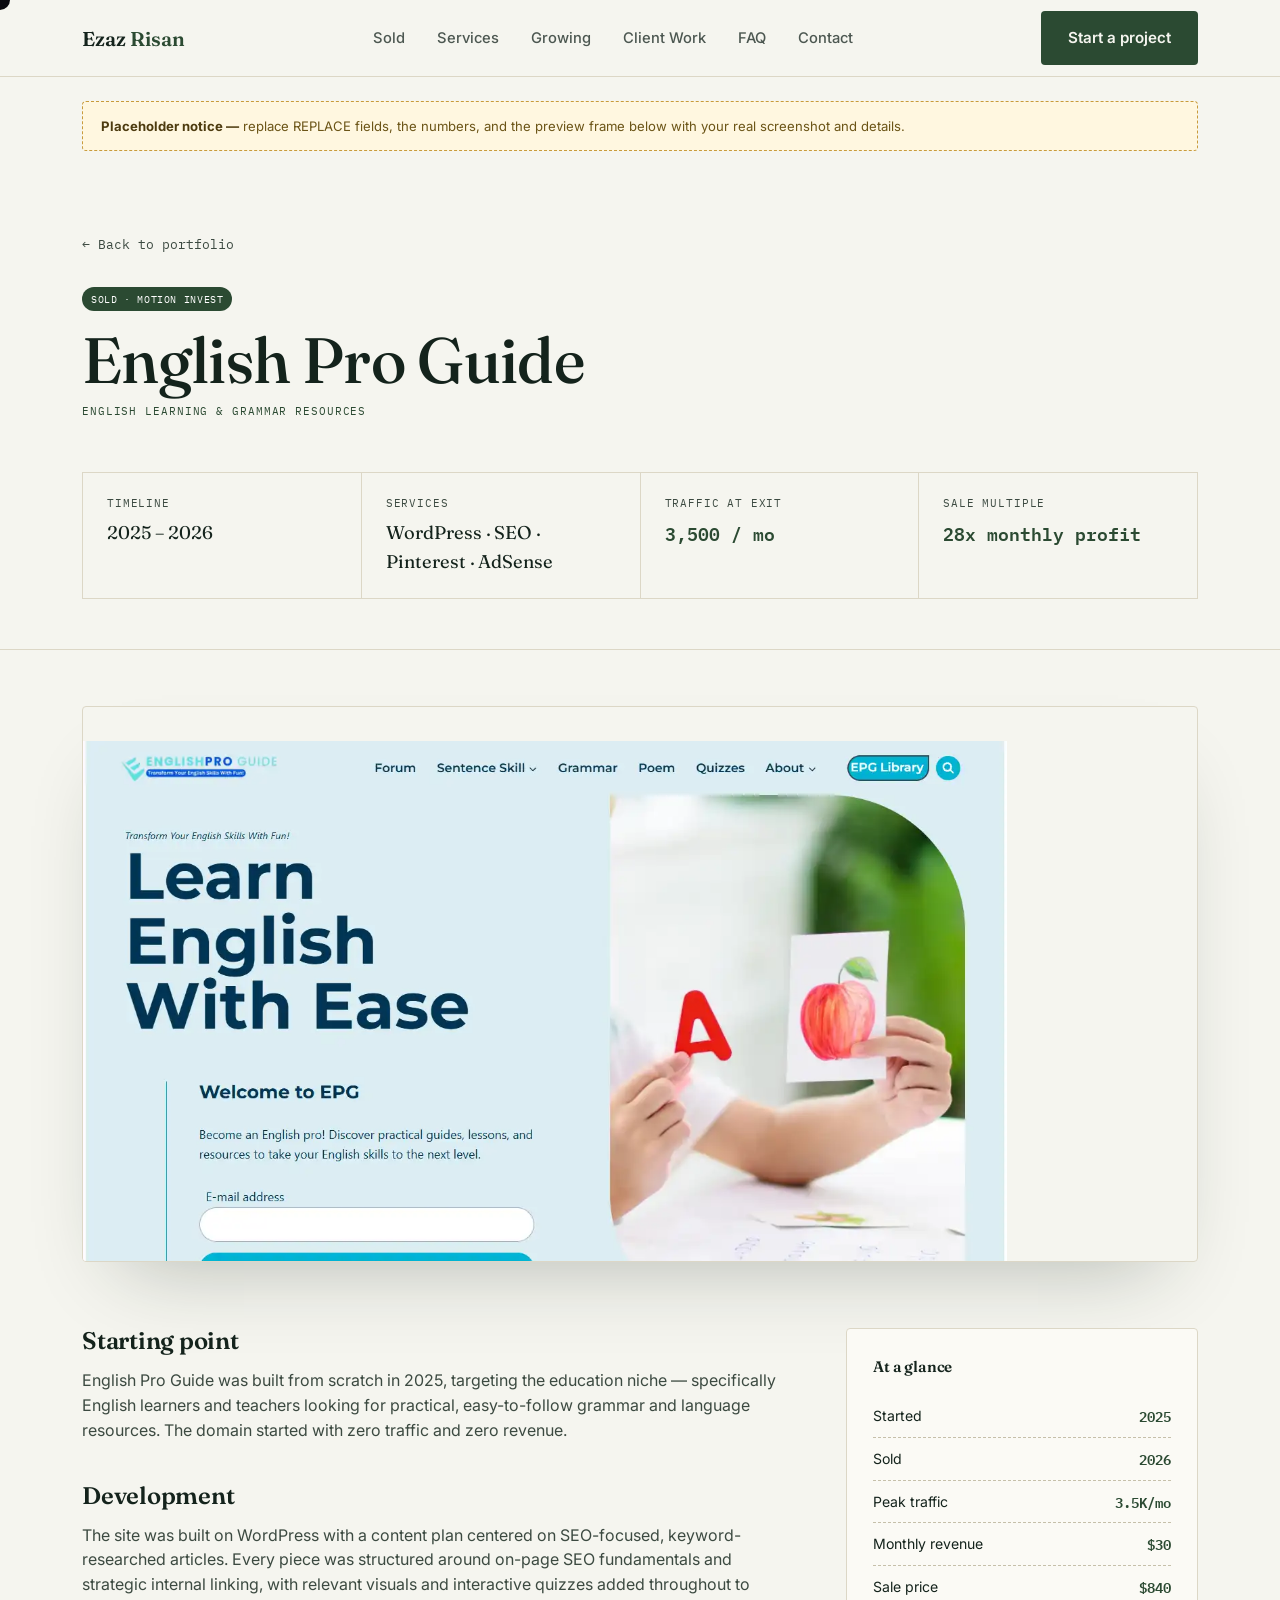
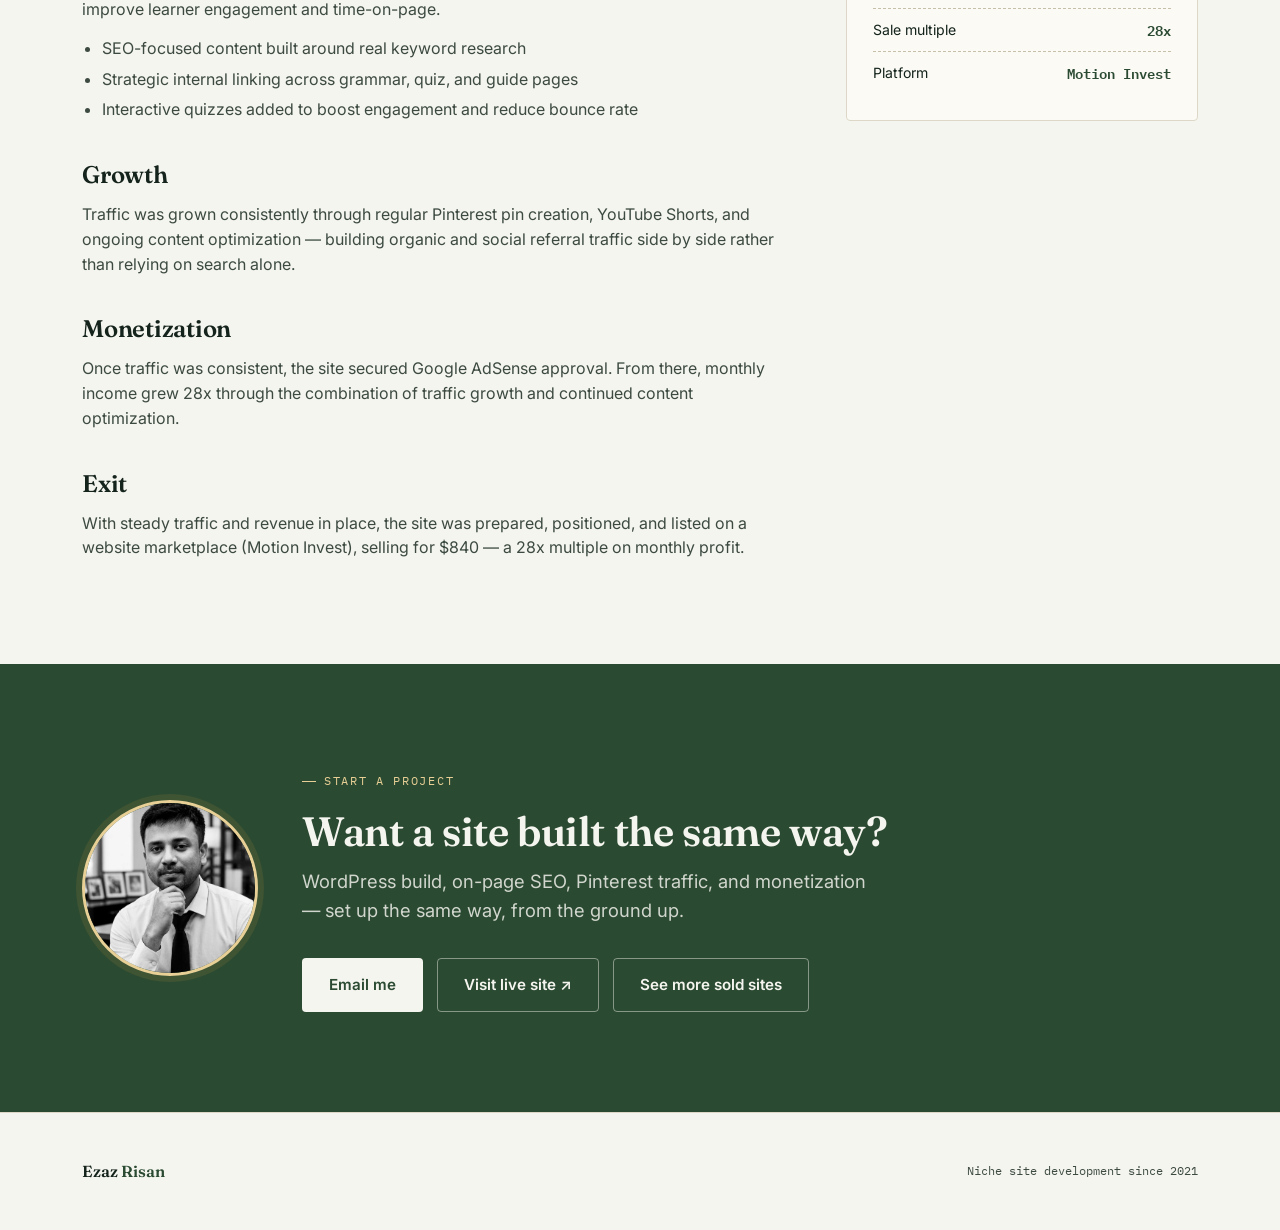
<file: projects/site-01-sold/index.html>
<!DOCTYPE html>
<html lang="en">
<head>
<meta charset="UTF-8">
<meta name="viewport" content="width=device-width, initial-scale=1.0">
<title>English Pro Guide — Case Study — Ezaz Risan</title>
<link rel="preconnect" href="https://fonts.googleapis.com">
<link rel="preconnect" href="https://fonts.gstatic.com" crossorigin>
<link href="https://fonts.googleapis.com/css2?family=Fraunces:ital,opsz,wght@0,9..144,400;0,9..144,500;0,9..144,600;1,9..144,500&family=Inter:wght@400;500;600;700&family=IBM+Plex+Mono:wght@400;500;600&display=swap" rel="stylesheet">
<style>
/* =========================================================
   NICHE SITE PORTFOLIO — design system
   Signature idea: the site presents itself the way a niche
   site is presented on a marketplace — as a listing. Ticker
   stats, ledger-row metadata, status badges (SOLD / GROWING /
   CLIENT). Fraunces (organic, editorial) + Inter (clean body)
   + IBM Plex Mono (data/ticker numbers).
   ========================================================= */

:root {
  --ink: #14231c;
  --ink-soft: #3c4a41;
  --paper: #f5f5ef;
  --paper-raised: #fbfaf5;
  --moss: #2b4a32;
  --moss-light: #4c7856;
  --gold: #c89b3c;
  --gold-soft: #e7cf95;
  --slate: #3c5478;
  --line: #dcd7c6;
  --line-strong: #c6c0aa;
  --sold: #2b4a32;
  --growing: #b5791f;
  --client: #3c5478;

  --font-display: "Fraunces", "Iowan Old Style", serif;
  --font-body: "Inter", -apple-system, BlinkMacSystemFont, sans-serif;
  --font-mono: "IBM Plex Mono", "SFMono-Regular", monospace;

  --container: 1180px;
  --radius: 4px;
}

* { box-sizing: border-box; }

@media (prefers-reduced-motion: reduce) {
  *, *::before, *::after {
    animation-duration: 0.01ms !important;
    animation-iteration-count: 1 !important;
    transition-duration: 0.01ms !important;
    scroll-behavior: auto !important;
  }
}

html { scroll-behavior: smooth; }

body {
  margin: 0;
  background: var(--paper);
  color: var(--ink);
  font-family: var(--font-body);
  font-size: 16px;
  line-height: 1.55;
  -webkit-font-smoothing: antialiased;
}

img { max-width: 100%; display: block; }

a { color: inherit; text-decoration: none; }

.wrap {
  max-width: var(--container);
  margin: 0 auto;
  padding: 0 32px;
}

.eyebrow {
  font-family: var(--font-mono);
  font-size: 12px;
  letter-spacing: 0.14em;
  text-transform: uppercase;
  color: var(--moss);
  display: inline-flex;
  align-items: center;
  gap: 8px;
}

.eyebrow::before {
  content: "";
  width: 14px;
  height: 1px;
  background: var(--moss);
  display: inline-block;
}

h1, h2, h3, h4 {
  font-family: var(--font-display);
  font-weight: 600;
  color: var(--ink);
  margin: 0;
  letter-spacing: -0.01em;
}

h1 { font-size: clamp(2.6rem, 5vw, 4.4rem); line-height: 1.02; font-weight: 500; }
h2 { font-size: clamp(1.9rem, 3.2vw, 2.7rem); line-height: 1.08; }
h3 { font-size: 1.35rem; line-height: 1.2; }

p { margin: 0; color: var(--ink-soft); }

.lede {
  font-size: 1.15rem;
  color: var(--ink-soft);
  max-width: 46ch;
}

/* ---------- buttons ---------- */

.btn {
  display: inline-flex;
  align-items: center;
  gap: 10px;
  padding: 14px 26px;
  border-radius: var(--radius);
  font-family: var(--font-body);
  font-weight: 600;
  font-size: 0.95rem;
  cursor: pointer;
  border: 1px solid transparent;
  transition: transform 0.18s ease, background 0.18s ease, border-color 0.18s ease;
}

.btn-primary {
  background: var(--moss);
  color: var(--paper);
}
.btn-primary:hover { background: var(--ink); transform: translateY(-2px); }

.btn-ghost {
  background: transparent;
  border-color: var(--line-strong);
  color: var(--ink);
}
.btn-ghost:hover { border-color: var(--ink); transform: translateY(-2px); }

/* ---------- nav ---------- */

.site-nav {
  position: sticky;
  top: 0;
  z-index: 50;
  background: rgba(245, 245, 239, 0.86);
  backdrop-filter: blur(10px);
  border-bottom: 1px solid var(--line);
}

.site-nav .wrap {
  display: flex;
  align-items: center;
  justify-content: space-between;
  height: 76px;
}

.brand {
  font-family: var(--font-display);
  font-size: 1.25rem;
  font-weight: 600;
}
.brand span { color: var(--moss); }

.nav-links {
  display: flex;
  gap: 32px;
  font-size: 0.92rem;
  font-weight: 500;
}
.nav-links a { opacity: 0.75; transition: opacity 0.15s ease; }
.nav-links a:hover { opacity: 1; }

.nav-cta { display: flex; align-items: center; gap: 20px; }

.nav-toggle { display: none; }

/* ---------- ticker ---------- */

.ticker {
  border-top: 1px solid var(--line);
  border-bottom: 1px solid var(--line);
  background: var(--paper-raised);
  overflow: hidden;
  white-space: nowrap;
}

.ticker-track {
  display: inline-flex;
  animation: ticker-scroll 32s linear infinite;
  padding: 14px 0;
}

.ticker-track span {
  font-family: var(--font-mono);
  font-size: 0.82rem;
  color: var(--ink-soft);
  padding: 0 28px;
  border-right: 1px solid var(--line-strong);
}

.ticker-track span b { color: var(--moss); font-weight: 600; }

@keyframes ticker-scroll {
  from { transform: translateX(0); }
  to { transform: translateX(-50%); }
}

/* ---------- hero ---------- */

.hero {
  padding: 96px 0 72px;
  display: grid;
  grid-template-columns: 1.15fr 0.85fr;
  gap: 56px;
  align-items: center;
}

.hero-copy .eyebrow { margin-bottom: 22px; }

.hero h1 { margin: 18px 0 22px; }
.hero h1 em {
  font-style: italic;
  color: var(--moss);
}

.hero-actions {
  display: flex;
  gap: 14px;
  margin-top: 34px;
  flex-wrap: wrap;
}

/* hero listing card — the signature element */

.listing-preview {
  background: var(--paper-raised);
  border: 1px solid var(--line);
  border-radius: var(--radius);
  padding: 22px;
  box-shadow: 0 30px 60px -30px rgba(20, 35, 28, 0.25);
  transform: rotate(1.2deg);
}

.listing-preview .lp-head {
  display: flex;
  justify-content: space-between;
  align-items: center;
  margin-bottom: 16px;
}

.lp-status {
  font-family: var(--font-mono);
  font-size: 0.7rem;
  letter-spacing: 0.08em;
  text-transform: uppercase;
  padding: 4px 10px;
  border-radius: 100px;
  background: var(--sold);
  color: #fff;
}

.lp-id { font-family: var(--font-mono); font-size: 0.75rem; color: var(--ink-soft); }

.lp-title { font-family: var(--font-display); font-size: 1.3rem; margin-bottom: 4px; }
.lp-niche { font-size: 0.85rem; color: var(--ink-soft); margin-bottom: 18px; }

.lp-grid {
  display: grid;
  grid-template-columns: 1fr 1fr 1fr;
  gap: 14px;
  padding-top: 16px;
  border-top: 1px dashed var(--line-strong);
}

.lp-stat .lp-label {
  font-family: var(--font-mono);
  font-size: 0.65rem;
  text-transform: uppercase;
  letter-spacing: 0.08em;
  color: var(--ink-soft);
  margin-bottom: 4px;
}
.lp-stat .lp-value {
  font-family: var(--font-mono);
  font-size: 1.05rem;
  font-weight: 600;
  color: var(--moss);
}

/* ---------- section shell ---------- */

.section {
  padding: 96px 0;
  border-top: 1px solid var(--line);
}

.section-head {
  display: flex;
  justify-content: space-between;
  align-items: flex-end;
  gap: 40px;
  margin-bottom: 52px;
}

.section-head h2 { max-width: 20ch; }
.section-head .lede { text-align: right; }

/* ---------- process (numbered — real order: build > rank > drive traffic > monetize) ---------- */

.process {
  display: grid;
  grid-template-columns: repeat(4, 1fr);
  gap: 1px;
  background: var(--line);
  border: 1px solid var(--line);
}

.process-step {
  background: var(--paper);
  padding: 34px 26px;
  position: relative;
}

.process-num {
  font-family: var(--font-mono);
  font-size: 0.8rem;
  color: var(--gold);
  margin-bottom: 22px;
  display: block;
}

.process-step h3 { margin-bottom: 10px; }
.process-step p { font-size: 0.92rem; }

/* ---------- listing cards (project grid) ---------- */

.listing-row {
  display: grid;
  grid-template-columns: repeat(3, 1fr);
  gap: 24px;
  margin-bottom: 24px;
}

.listing-row.two { grid-template-columns: repeat(2, 1fr); }

.card {
  background: var(--paper-raised);
  border: 1px solid var(--line);
  border-radius: var(--radius);
  overflow: hidden;
  transition: transform 0.25s ease, box-shadow 0.25s ease, border-color 0.25s ease;
  display: flex;
  flex-direction: column;
}

.card:hover {
  transform: translateY(-6px);
  border-color: var(--moss);
  box-shadow: 0 24px 50px -28px rgba(20, 35, 28, 0.35);
}

.card-frame {
  aspect-ratio: 16 / 10;
  position: relative;
  overflow: hidden;
  border-bottom: 1px solid var(--line);
  background: linear-gradient(150deg, #e7e3d2, #d8dfd0);
}

.card-frame .frame-bar {
  height: 26px;
  background: var(--paper-raised);
  border-bottom: 1px solid var(--line);
  display: flex;
  align-items: center;
  gap: 6px;
  padding: 0 10px;
}
.frame-bar i {
  width: 7px; height: 7px; border-radius: 50%;
  background: var(--line-strong);
}

.card-frame .frame-scroll {
  position: absolute;
  inset: 26px 0 0 0;
  background-image:
    repeating-linear-gradient(180deg, rgba(20,35,28,0.06) 0px, rgba(20,35,28,0.06) 2px, transparent 2px, transparent 34px),
    repeating-linear-gradient(180deg, rgba(20,35,28,0.03) 0px, rgba(20,35,28,0.03) 14px, transparent 14px, transparent 34px);
  animation: frame-scroll 9s ease-in-out infinite;
}

@keyframes frame-scroll {
  0%, 12% { transform: translateY(0); }
  50% { transform: translateY(-42%); }
  88%, 100% { transform: translateY(0); }
}

.frame-label {
  position: absolute;
  bottom: 10px;
  left: 10px;
  font-family: var(--font-mono);
  font-size: 0.62rem;
  letter-spacing: 0.06em;
  text-transform: uppercase;
  color: var(--ink-soft);
  background: rgba(245,245,239,0.85);
  padding: 3px 8px;
  border-radius: 100px;
  border: 1px solid var(--line);
}

.card-badge {
  position: absolute;
  top: 34px;
  right: 10px;
  font-family: var(--font-mono);
  font-size: 0.65rem;
  letter-spacing: 0.06em;
  text-transform: uppercase;
  padding: 4px 9px;
  border-radius: 100px;
  color: #fff;
}
.badge-sold { background: var(--sold); }
.badge-growing { background: var(--growing); }
.badge-client { background: var(--client); }

.card-body { padding: 20px 22px 22px; flex: 1; display: flex; flex-direction: column; }
.card-niche { font-family: var(--font-mono); font-size: 0.7rem; text-transform: uppercase; letter-spacing: 0.08em; color: var(--moss); margin-bottom: 8px; }
.card-body h3 { margin-bottom: 10px; }
.card-stat { margin-top: auto; padding-top: 16px; border-top: 1px dashed var(--line-strong); display: flex; justify-content: space-between; align-items: center; }
.card-stat .num { font-family: var(--font-mono); font-weight: 600; color: var(--moss); }
.card-stat .lab { font-size: 0.78rem; color: var(--ink-soft); }
.card-arrow { font-family: var(--font-mono); font-size: 0.85rem; color: var(--ink-soft); transition: transform 0.2s ease; }
.card:hover .card-arrow { transform: translateX(4px); color: var(--moss); }

/* mini summary cards (the 14+ others) */

.summary-grid {
  display: grid;
  grid-template-columns: repeat(4, 1fr);
  gap: 16px;
}

.summary-card {
  background: var(--paper-raised);
  border: 1px solid var(--line);
  border-radius: var(--radius);
  padding: 18px;
}

.summary-card .card-niche { margin-bottom: 10px; }
.summary-card .sc-stat { font-family: var(--font-mono); font-size: 1.1rem; color: var(--moss); font-weight: 600; margin-top: 10px; }
.summary-card .sc-lab { font-size: 0.75rem; color: var(--ink-soft); }
.summary-card .sc-model { font-size: 0.72rem; color: var(--ink-soft); margin-top: 8px; font-family: var(--font-mono); text-transform: uppercase; letter-spacing: 0.04em; }

/* ---------- services ---------- */

.services-strip {
  background: var(--ink);
  color: var(--paper);
  padding: 88px 0;
}

.services-strip .eyebrow { color: var(--gold-soft); }
.services-strip .eyebrow::before { background: var(--gold-soft); }
.services-strip h2 { color: var(--paper); }
.services-strip .lede { color: rgba(245,245,239,0.72); }

.service-list { margin-top: 48px; display: grid; gap: 0; }

.service-row {
  display: grid;
  grid-template-columns: 90px 1fr 1.2fr;
  gap: 30px;
  align-items: center;
  padding: 26px 0;
  border-top: 1px solid rgba(245,245,239,0.14);
}
.service-row:last-child { border-bottom: 1px solid rgba(245,245,239,0.14); }

.service-row .snum { font-family: var(--font-mono); color: var(--gold-soft); font-size: 0.95rem; }
.service-row h3 { color: var(--paper); }
.service-row p { color: rgba(245,245,239,0.68); font-size: 0.94rem; }

/* ---------- testimonial ---------- */

.testimonial {
  padding: 90px 0;
  text-align: center;
}
.testimonial blockquote {
  font-family: var(--font-display);
  font-size: clamp(1.3rem, 2.6vw, 1.9rem);
  font-style: italic;
  max-width: 800px;
  margin: 28px auto 22px;
  color: var(--ink);
  line-height: 1.4;
}
.testimonial cite {
  font-style: normal;
  font-family: var(--font-mono);
  font-size: 0.8rem;
  color: var(--ink-soft);
}

/* ---------- CTA ---------- */

.cta {
  background: var(--moss);
  color: var(--paper);
  padding: 100px 0;
}
.cta-inner {
  display: grid;
  grid-template-columns: auto 1fr;
  gap: 44px;
  align-items: center;
}

.cta-photo-frame {
  position: relative;
  width: 176px;
  height: 176px;
  border-radius: 50%;
  overflow: hidden;
  border: 3px solid var(--gold-soft);
  flex-shrink: 0;
  transition: transform 0.35s ease, box-shadow 0.35s ease;
  box-shadow: 0 0 0 6px rgba(200, 155, 60, 0.12);
}
.cta-photo-frame:hover {
  transform: scale(1.04) rotate(-1deg);
  box-shadow: 0 0 0 10px rgba(200, 155, 60, 0.2);
}
.cta-photo-frame::after {
  content: "";
  position: absolute;
  inset: -9px;
  border-radius: 50%;
  border: 1px solid rgba(231, 207, 149, 0.5);
  animation: avatar-ping 2.8s ease-out infinite;
}
@keyframes avatar-ping {
  0% { transform: scale(0.94); opacity: 0.9; }
  80%, 100% { transform: scale(1.16); opacity: 0; }
}
.cta-photo-frame img {
  width: 100%;
  height: 100%;
  object-fit: cover;
  display: block;
  filter: grayscale(10%);
  transition: filter 0.35s ease;
}
.cta-photo-frame:hover img { filter: grayscale(0%); }

.cta-copy { text-align: left; }
.cta .eyebrow { justify-content: flex-start; color: var(--gold-soft); }
.cta .eyebrow::before { background: var(--gold-soft); }
.cta h2 { margin: 18px 0 14px; color: var(--paper); }
.cta .lede { margin: 0 0 34px; text-align: left; max-width: 48ch; color: rgba(245, 245, 239, 0.82); }
.cta-actions { justify-content: flex-start; }
.cta .btn-primary { background: var(--paper); color: var(--moss); }
.cta .btn-primary:hover { background: var(--gold-soft); }
.cta .btn-ghost { border-color: rgba(245, 245, 239, 0.45); color: var(--paper); }
.cta .btn-ghost:hover { border-color: var(--paper); background: rgba(245, 245, 239, 0.08); }
.cta-actions { display: flex; gap: 14px; flex-wrap: wrap; }

/* ---------- custom cursor (inverts colors under it) ---------- */

.cursor-ring {
  position: fixed;
  top: 0;
  left: 0;
  width: 20px;
  height: 20px;
  border-radius: 50%;
  background: #ffffff;
  mix-blend-mode: difference;
  pointer-events: none;
  z-index: 9999;
  transform: translate(-50%, -50%);
  transition: width 0.15s ease, height 0.15s ease;
  will-change: transform;
}
.cursor-ring.cursor-ring--big { width: 46px; height: 46px; }

html.custom-cursor-active,
html.custom-cursor-active * {
  cursor: none !important;
}

/* ---------- footer ---------- */

footer {
  padding: 46px 0;
  border-top: 1px solid var(--line);
}
footer .wrap { display: flex; justify-content: space-between; align-items: center; flex-wrap: wrap; gap: 16px; }
footer .foot-links { display: flex; gap: 24px; font-size: 0.85rem; color: var(--ink-soft); }
.foot-note { font-family: var(--font-mono); font-size: 0.75rem; color: var(--ink-soft); }

/* ---------- reveal on scroll ---------- */

.reveal { opacity: 0; transform: translateY(18px); transition: opacity 0.7s ease, transform 0.7s ease; }
.reveal.in { opacity: 1; transform: translateY(0); }

/* ---------- case study page ---------- */

.cs-hero {
  padding: 60px 0 50px;
  border-bottom: 1px solid var(--line);
}
.back-link {
  font-family: var(--font-mono);
  font-size: 0.8rem;
  color: var(--ink-soft);
  display: inline-flex;
  align-items: center;
  gap: 8px;
  margin-bottom: 30px;
}
.back-link:hover { color: var(--moss); }

.cs-head { display: flex; justify-content: space-between; align-items: flex-start; gap: 30px; flex-wrap: wrap; }
.cs-title h1 { max-width: 16ch; }
.cs-title .card-niche { margin-top: 14px; }

.ledger {
  margin-top: 44px;
  display: grid;
  grid-template-columns: repeat(4, 1fr);
  border-top: 1px solid var(--line);
  border-left: 1px solid var(--line);
}
.ledger-cell {
  padding: 22px 24px;
  border-right: 1px solid var(--line);
  border-bottom: 1px solid var(--line);
}
.ledger-cell .lg-label {
  font-family: var(--font-mono);
  font-size: 0.66rem;
  text-transform: uppercase;
  letter-spacing: 0.08em;
  color: var(--ink-soft);
  margin-bottom: 8px;
}
.ledger-cell .lg-value { font-family: var(--font-display); font-size: 1.15rem; color: var(--ink); }
.ledger-cell .lg-value.mono { font-family: var(--font-mono); color: var(--moss); font-weight: 600; }

.cs-frame {
  margin: 56px 0;
  border: 1px solid var(--line);
  border-radius: var(--radius);
  overflow: hidden;
  box-shadow: 0 40px 80px -40px rgba(20,35,28,0.3);
}
.cs-frame .frame-bar { height: 34px; }
.cs-frame .frame-bar i { width: 9px; height: 9px; }
.cs-frame .frame-scroll { aspect-ratio: 16/9; position: relative; height: auto; inset: auto; }

.cs-body {
  display: grid;
  grid-template-columns: 2fr 1fr;
  gap: 60px;
  padding: 10px 0 90px;
}
.cs-story h2 { margin: 40px 0 14px; font-size: 1.5rem; }
.cs-story h2:first-child { margin-top: 0; }
.cs-story p { margin-bottom: 14px; }
.cs-story ul { margin: 0 0 14px; padding-left: 20px; color: var(--ink-soft); }
.cs-story li { margin-bottom: 6px; }

.cs-side {
  align-self: start;
  position: sticky;
  top: 100px;
  background: var(--paper-raised);
  border: 1px solid var(--line);
  border-radius: var(--radius);
  padding: 26px;
}
.cs-side h4 { font-size: 0.95rem; margin-bottom: 16px; }
.cs-side .side-row { display: flex; justify-content: space-between; padding: 10px 0; border-top: 1px dashed var(--line-strong); font-size: 0.88rem; }
.cs-side .side-row:first-of-type { border-top: none; }
.cs-side .side-row .num { font-family: var(--font-mono); color: var(--moss); font-weight: 600; }

/* ---------- included checklist ---------- */

.included-grid {
  display: grid;
  grid-template-columns: repeat(3, 1fr);
  gap: 20px;
}

.included-item {
  background: var(--paper-raised);
  border: 1px solid var(--line);
  border-radius: var(--radius);
  padding: 24px;
  display: flex;
  gap: 14px;
  align-items: flex-start;
}

.check-icon {
  flex: 0 0 auto;
  width: 26px;
  height: 26px;
  border-radius: 50%;
  background: var(--moss);
  color: var(--paper);
  display: flex;
  align-items: center;
  justify-content: center;
  font-size: 0.8rem;
  font-family: var(--font-mono);
  margin-top: 2px;
}

.included-item h3 { font-size: 1.02rem; margin-bottom: 6px; }
.included-item p { font-size: 0.88rem; }

/* ---------- FAQ ---------- */

.faq-list {
  max-width: 820px;
  margin: 0 auto;
}

.faq-item {
  border-top: 1px solid var(--line);
  padding: 6px 0;
}
.faq-item:last-child { border-bottom: 1px solid var(--line); }

.faq-item summary {
  list-style: none;
  cursor: pointer;
  display: flex;
  justify-content: space-between;
  align-items: center;
  gap: 20px;
  padding: 20px 4px;
  font-family: var(--font-display);
  font-size: 1.1rem;
  color: var(--ink);
}
.faq-item summary::-webkit-details-marker { display: none; }

.faq-plus {
  font-family: var(--font-mono);
  font-size: 1.3rem;
  color: var(--moss);
  flex: 0 0 auto;
  transition: transform 0.2s ease;
}
.faq-item[open] .faq-plus { transform: rotate(45deg); }

.faq-item .faq-answer {
  padding: 0 4px 22px;
  max-width: 68ch;
}
.faq-item .faq-answer p { font-size: 0.95rem; }

/* ---------- proof grid (screenshot evidence) ---------- */

.proof-grid {
  display: grid;
  grid-template-columns: repeat(2, 1fr);
  gap: 20px;
  margin-top: 20px;
}

.proof-card {
  border: 1px solid var(--line);
  border-radius: var(--radius);
  overflow: hidden;
  background: var(--paper-raised);
}

.proof-card img {
  width: 100%;
  display: block;
  border-bottom: 1px solid var(--line);
}

.proof-card-body { padding: 16px 18px; }
.proof-card-body .proof-source {
  font-family: var(--font-mono);
  font-size: 0.68rem;
  text-transform: uppercase;
  letter-spacing: 0.06em;
  color: var(--moss);
  margin-bottom: 6px;
}
.proof-card-body p { font-size: 0.86rem; }

/* ---------- placeholder note ---------- */

.build-note {
  background: #fff7e0;
  border: 1px dashed var(--gold);
  border-radius: var(--radius);
  padding: 14px 18px;
  font-size: 0.82rem;
  color: #6b5416;
  margin: 20px 0;
}
.build-note strong { color: #4d3b0f; }

/* ---------- responsive ---------- */

@media (max-width: 980px) {
  .hero { grid-template-columns: 1fr; }
  .listing-preview { transform: none; order: -1; }
  .process { grid-template-columns: repeat(2, 1fr); }
  .listing-row, .listing-row.two { grid-template-columns: 1fr 1fr; }
  .summary-grid { grid-template-columns: repeat(2, 1fr); }
  .service-row { grid-template-columns: 50px 1fr; }
  .service-row p { grid-column: 2 / 3; }
  .cs-body { grid-template-columns: 1fr; }
  .cs-side { position: static; }
  .ledger { grid-template-columns: repeat(2, 1fr); }
  .included-grid { grid-template-columns: repeat(2, 1fr); }
}

@media (max-width: 700px) {
  .wrap { padding: 0 20px; }
  .nav-links { display: none; }
  .section-head { flex-direction: column; align-items: flex-start; }
  .section-head .lede { text-align: left; }
  .listing-row, .listing-row.two { grid-template-columns: 1fr; }
  .summary-grid { grid-template-columns: 1fr; }
  .process { grid-template-columns: 1fr; }
  .ledger { grid-template-columns: 1fr; }
  .cs-head { flex-direction: column; }
  .included-grid { grid-template-columns: 1fr; }
  .faq-item summary { font-size: 1rem; }
  .cta-inner { grid-template-columns: 1fr; }
  .cta-photo-frame { margin: 0 auto; }
  .cta-copy { text-align: center; }
  .cta .eyebrow, .cta .lede { justify-content: center; margin-left: auto; margin-right: auto; text-align: center; }
  .cta-actions { justify-content: center; }
  .proof-grid { grid-template-columns: 1fr; }
}

</style>
</head>
<body>

<nav class="site-nav">
  <div class="wrap">
    <a href="../../index.html" class="brand">Ezaz <span>Risan</span></a>
    <div class="nav-links">
      <a href="../../index.html#sold">Sold</a>
      <a href="../../index.html#services">Services</a>
      <a href="../../index.html#growing">Growing</a>
      <a href="../../index.html#clients">Client Work</a>
      <a href="../../index.html#faq">FAQ</a>
      <a href="../../index.html#contact">Contact</a>
    </div>
    <div class="nav-cta">
      <a href="../../index.html#contact" class="btn btn-primary">Start a project</a>
    </div>
  </div>
</nav>

<div class="wrap">
  <div class="build-note" style="margin-top:24px;">
    <strong>Placeholder notice —</strong> replace REPLACE fields, the numbers, and the preview frame below with your real screenshot and details.
  </div>
</div>

<header class="cs-hero">
  <div class="wrap">
    <a href="../../index.html#sold" class="back-link">← Back to portfolio</a>
    <div class="cs-head">
      <div class="cs-title">
        <span class="card-badge badge-sold" style="position:static; display:inline-block;">Sold · Motion Invest</span>
        <h1 style="margin-top:16px;">English Pro Guide</h1>
        <div class="card-niche" style="margin-top:10px;">English Learning &amp; Grammar Resources</div>
      </div>
    </div>

    <div class="ledger">
      <div class="ledger-cell">
        <div class="lg-label">Timeline</div>
        <div class="lg-value">2025 – 2026</div>
      </div>
      <div class="ledger-cell">
        <div class="lg-label">Services</div>
        <div class="lg-value">WordPress · SEO · Pinterest · AdSense</div>
      </div>
      <div class="ledger-cell">
        <div class="lg-label">Traffic at exit</div>
        <div class="lg-value mono">3,500 / mo</div>
      </div>
      <div class="ledger-cell">
        <div class="lg-label">Sale multiple</div>
        <div class="lg-value mono">28x monthly profit</div>
      </div>
    </div>
  </div>
</header>

<div class="wrap">
  <div class="cs-frame">
    <div class="frame-bar"><i></i><i></i><i></i></div>
    <div class="frame-scroll" style="height:520px; background-image:url('../../assets/englishproguide.webp'); background-size:100% auto; background-position:top; animation-duration:22s;"></div>
  </div>

  <div class="cs-body">
    <div class="cs-story">
      <h2>Starting point</h2>
      <p>English Pro Guide was built from scratch in 2025, targeting the education niche — specifically English learners and teachers looking for practical, easy-to-follow grammar and language resources. The domain started with zero traffic and zero revenue.</p>

      <h2>Development</h2>
      <p>The site was built on WordPress with a content plan centered on SEO-focused, keyword-researched articles. Every piece was structured around on-page SEO fundamentals and strategic internal linking, with relevant visuals and interactive quizzes added throughout to improve learner engagement and time-on-page.</p>
      <ul>
        <li>SEO-focused content built around real keyword research</li>
        <li>Strategic internal linking across grammar, quiz, and guide pages</li>
        <li>Interactive quizzes added to boost engagement and reduce bounce rate</li>
      </ul>

      <h2>Growth</h2>
      <p>Traffic was grown consistently through regular Pinterest pin creation, YouTube Shorts, and ongoing content optimization — building organic and social referral traffic side by side rather than relying on search alone.</p>

      <h2>Monetization</h2>
      <p>Once traffic was consistent, the site secured Google AdSense approval. From there, monthly income grew 28x through the combination of traffic growth and continued content optimization.</p>

      <h2>Exit</h2>
      <p>With steady traffic and revenue in place, the site was prepared, positioned, and listed on a website marketplace (Motion Invest), selling for $840 — a 28x multiple on monthly profit.</p>
    </div>

    <aside class="cs-side">
      <h4>At a glance</h4>
      <div class="side-row"><span>Started</span><span class="num">2025</span></div>
      <div class="side-row"><span>Sold</span><span class="num">2026</span></div>
      <div class="side-row"><span>Peak traffic</span><span class="num">3.5K/mo</span></div>
      <div class="side-row"><span>Monthly revenue</span><span class="num">$30</span></div>
      <div class="side-row"><span>Sale price</span><span class="num">$840</span></div>
      <div class="side-row"><span>Sale multiple</span><span class="num">28x</span></div>
      <div class="side-row"><span>Platform</span><span class="num">Motion Invest</span></div>
    </aside>
  </div>
</div>

<section class="cta">
  <div class="wrap">
    <div class="cta-inner">
      <div class="cta-photo-frame">
        <img src="../../assets/profile.jpg" alt="Ezaz Risan">
      </div>
      <div class="cta-copy">
        <span class="eyebrow">Start a project</span>
    <h2>Want a site built the same way?</h2>
    <p class="lede">WordPress build, on-page SEO, Pinterest traffic, and monetization — set up the same way, from the ground up.</p>
    <div class="cta-actions">
      <a href="mailto:REPLACE@example.com" class="btn btn-primary">Email me</a>
      <a href="https://englishproguide.com/" target="_blank" rel="noopener" class="btn btn-ghost">Visit live site ↗</a>
      <a href="../../index.html#sold" class="btn btn-ghost">See more sold sites</a>
    </div>
      </div>
    </div>
  </div>
</section>

<footer>
  <div class="wrap">
    <div class="brand" style="font-size:1rem;">Ezaz <span>Risan</span></div>
    <div class="foot-note">Niche site development since 2021</div>
  </div>
</footer>

<script>
// ---------- scroll reveal ----------
const revealEls = document.querySelectorAll(".reveal");
const io = new IntersectionObserver(
  (entries) => {
    entries.forEach((entry) => {
      if (entry.isIntersecting) {
        entry.target.classList.add("in");
        io.unobserve(entry.target);
      }
    });
  },
  { threshold: 0.15 }
);
revealEls.forEach((el) => io.observe(el));

// ---------- count-up numbers ----------
const counters = document.querySelectorAll("[data-count]");
const countIo = new IntersectionObserver(
  (entries) => {
    entries.forEach((entry) => {
      if (!entry.isIntersecting) return;
      const el = entry.target;
      const target = parseFloat(el.dataset.count);
      const suffix = el.dataset.suffix || "";
      const prefix = el.dataset.prefix || "";
      const decimals = el.dataset.decimals ? parseInt(el.dataset.decimals) : 0;
      const duration = 1200;
      const start = performance.now();

      function tick(now) {
        const progress = Math.min((now - start) / duration, 1);
        const eased = 1 - Math.pow(1 - progress, 3);
        const value = target * eased;
        el.textContent = prefix + value.toFixed(decimals) + suffix;
        if (progress < 1) requestAnimationFrame(tick);
      }
      requestAnimationFrame(tick);
      countIo.unobserve(el);
    });
  },
  { threshold: 0.6 }
);
counters.forEach((el) => countIo.observe(el));

// ---------- ticker: duplicate content for seamless loop ----------
document.querySelectorAll(".ticker-track").forEach((track) => {
  track.innerHTML += track.innerHTML;
});

// ---------- mobile nav toggle ----------
const toggle = document.querySelector(".nav-toggle");
const links = document.querySelector(".nav-links");
if (toggle && links) {
  toggle.addEventListener("click", () => {
    links.classList.toggle("open");
  });
}

// ---------- custom inverting round cursor ----------
(function () {
  const finePointer = window.matchMedia("(pointer: fine)").matches;
  const reducedMotion = window.matchMedia("(prefers-reduced-motion: reduce)").matches;
  if (!finePointer || reducedMotion) return;

  const ring = document.createElement("div");
  ring.className = "cursor-ring";
  document.body.appendChild(ring);
  document.documentElement.classList.add("custom-cursor-active");

  window.addEventListener("mousemove", (e) => {
    ring.style.transform = `translate3d(${e.clientX}px, ${e.clientY}px, 0) translate(-50%, -50%)`;
  }, { passive: true });

  const hoverSelector = "a, button, .card, .btn, summary, .faq-item";
  document.addEventListener("mouseover", (e) => {
    if (e.target.closest(hoverSelector)) ring.classList.add("cursor-ring--big");
  });
  document.addEventListener("mouseout", (e) => {
    if (e.target.closest(hoverSelector)) ring.classList.remove("cursor-ring--big");
  });
})();

</script>
</body>
</html>
</file>
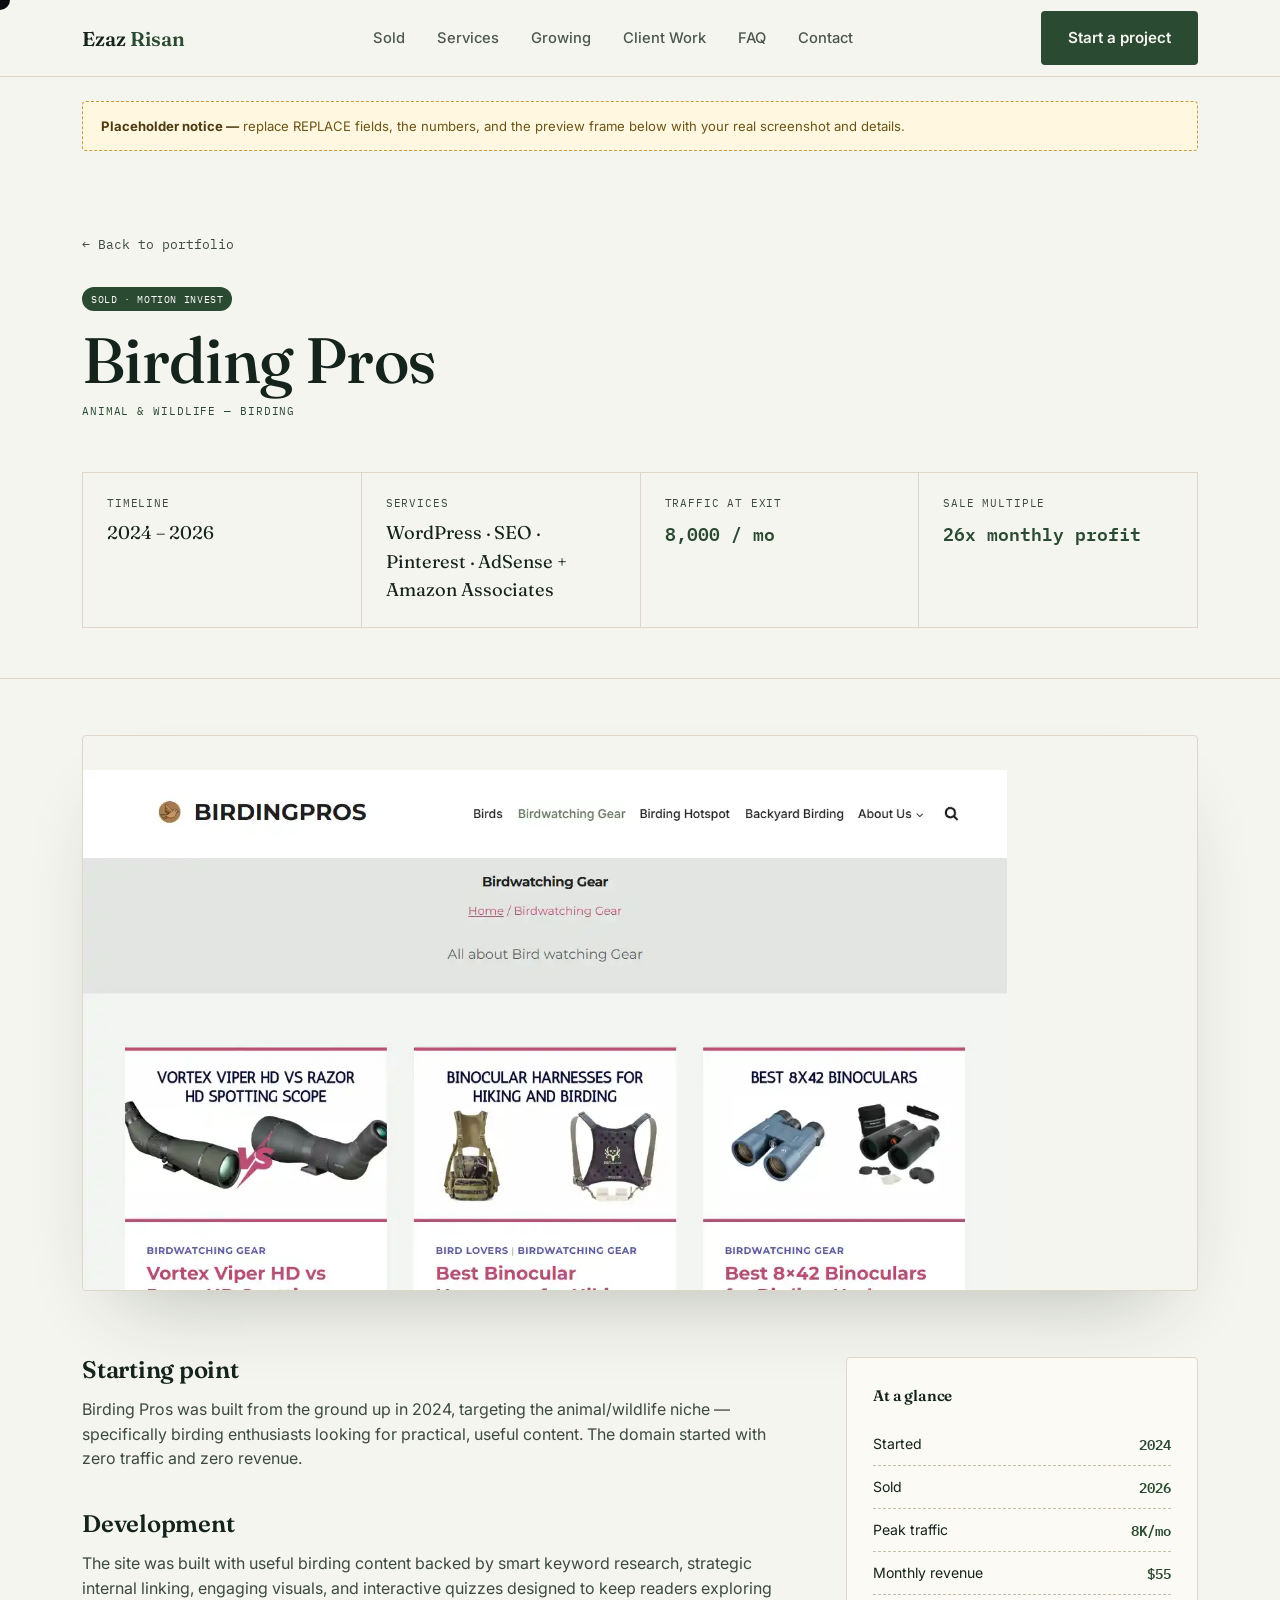
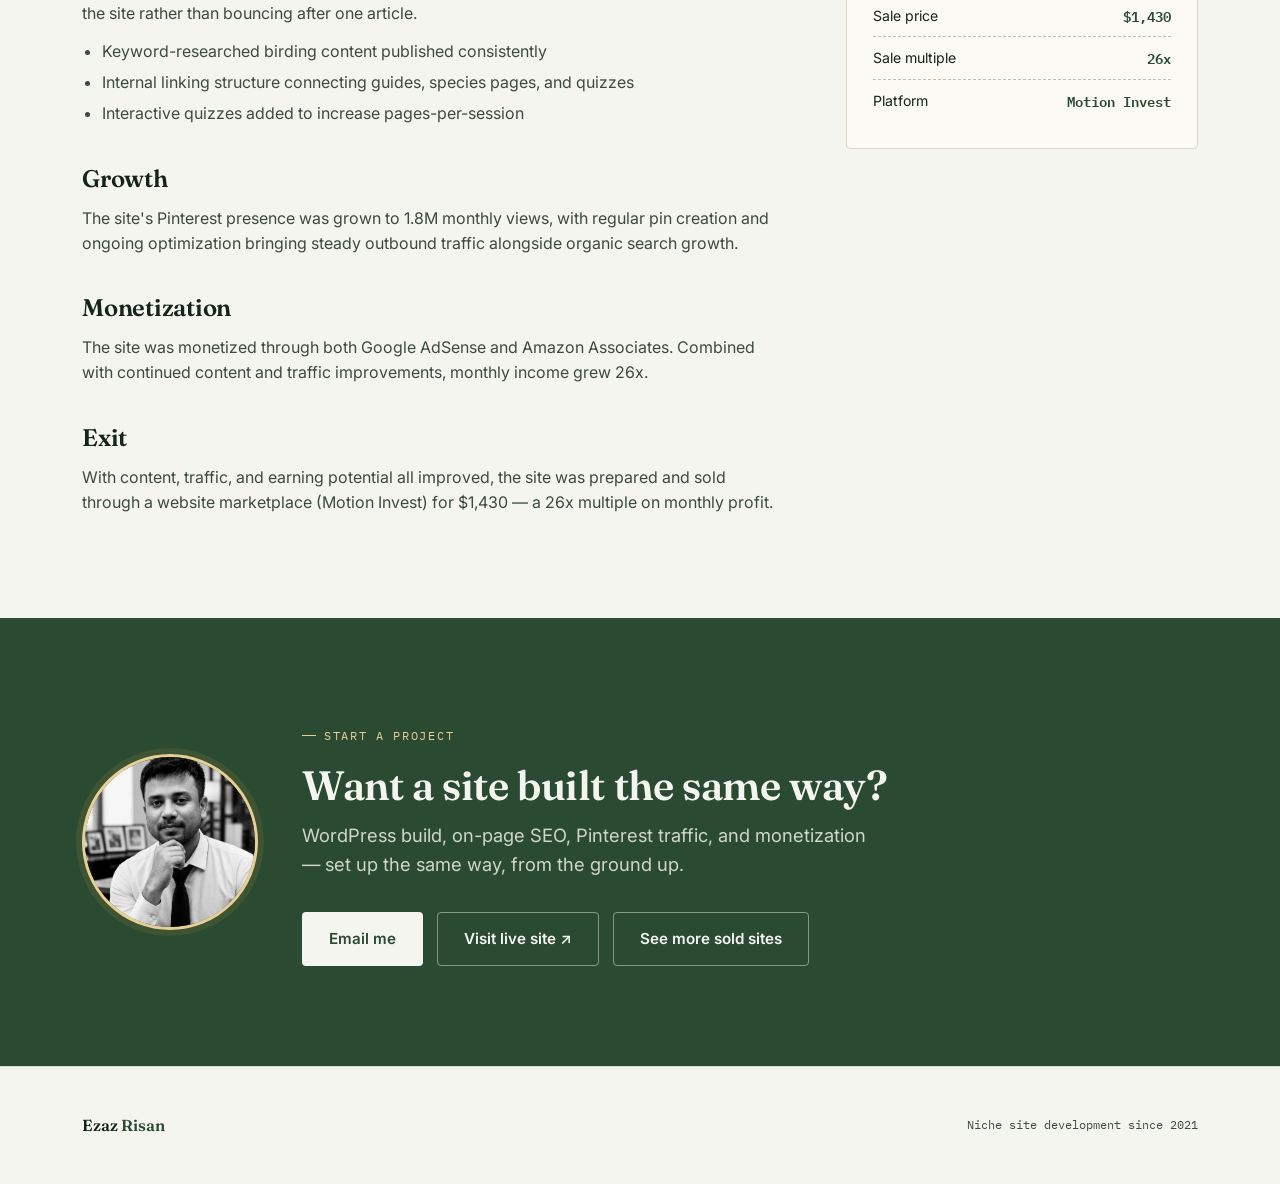
<file: projects/site-02-sold/index.html>
<!DOCTYPE html>
<html lang="en">
<head>
<meta charset="UTF-8">
<meta name="viewport" content="width=device-width, initial-scale=1.0">
<title>Birding Pros — Case Study — Ezaz Risan</title>
<link rel="preconnect" href="https://fonts.googleapis.com">
<link rel="preconnect" href="https://fonts.gstatic.com" crossorigin>
<link href="https://fonts.googleapis.com/css2?family=Fraunces:ital,opsz,wght@0,9..144,400;0,9..144,500;0,9..144,600;1,9..144,500&family=Inter:wght@400;500;600;700&family=IBM+Plex+Mono:wght@400;500;600&display=swap" rel="stylesheet">
<style>
/* =========================================================
   NICHE SITE PORTFOLIO — design system
   Signature idea: the site presents itself the way a niche
   site is presented on a marketplace — as a listing. Ticker
   stats, ledger-row metadata, status badges (SOLD / GROWING /
   CLIENT). Fraunces (organic, editorial) + Inter (clean body)
   + IBM Plex Mono (data/ticker numbers).
   ========================================================= */

:root {
  --ink: #14231c;
  --ink-soft: #3c4a41;
  --paper: #f5f5ef;
  --paper-raised: #fbfaf5;
  --moss: #2b4a32;
  --moss-light: #4c7856;
  --gold: #c89b3c;
  --gold-soft: #e7cf95;
  --slate: #3c5478;
  --line: #dcd7c6;
  --line-strong: #c6c0aa;
  --sold: #2b4a32;
  --growing: #b5791f;
  --client: #3c5478;

  --font-display: "Fraunces", "Iowan Old Style", serif;
  --font-body: "Inter", -apple-system, BlinkMacSystemFont, sans-serif;
  --font-mono: "IBM Plex Mono", "SFMono-Regular", monospace;

  --container: 1180px;
  --radius: 4px;
}

* { box-sizing: border-box; }

@media (prefers-reduced-motion: reduce) {
  *, *::before, *::after {
    animation-duration: 0.01ms !important;
    animation-iteration-count: 1 !important;
    transition-duration: 0.01ms !important;
    scroll-behavior: auto !important;
  }
}

html { scroll-behavior: smooth; }

body {
  margin: 0;
  background: var(--paper);
  color: var(--ink);
  font-family: var(--font-body);
  font-size: 16px;
  line-height: 1.55;
  -webkit-font-smoothing: antialiased;
}

img { max-width: 100%; display: block; }

a { color: inherit; text-decoration: none; }

.wrap {
  max-width: var(--container);
  margin: 0 auto;
  padding: 0 32px;
}

.eyebrow {
  font-family: var(--font-mono);
  font-size: 12px;
  letter-spacing: 0.14em;
  text-transform: uppercase;
  color: var(--moss);
  display: inline-flex;
  align-items: center;
  gap: 8px;
}

.eyebrow::before {
  content: "";
  width: 14px;
  height: 1px;
  background: var(--moss);
  display: inline-block;
}

h1, h2, h3, h4 {
  font-family: var(--font-display);
  font-weight: 600;
  color: var(--ink);
  margin: 0;
  letter-spacing: -0.01em;
}

h1 { font-size: clamp(2.6rem, 5vw, 4.4rem); line-height: 1.02; font-weight: 500; }
h2 { font-size: clamp(1.9rem, 3.2vw, 2.7rem); line-height: 1.08; }
h3 { font-size: 1.35rem; line-height: 1.2; }

p { margin: 0; color: var(--ink-soft); }

.lede {
  font-size: 1.15rem;
  color: var(--ink-soft);
  max-width: 46ch;
}

/* ---------- buttons ---------- */

.btn {
  display: inline-flex;
  align-items: center;
  gap: 10px;
  padding: 14px 26px;
  border-radius: var(--radius);
  font-family: var(--font-body);
  font-weight: 600;
  font-size: 0.95rem;
  cursor: pointer;
  border: 1px solid transparent;
  transition: transform 0.18s ease, background 0.18s ease, border-color 0.18s ease;
}

.btn-primary {
  background: var(--moss);
  color: var(--paper);
}
.btn-primary:hover { background: var(--ink); transform: translateY(-2px); }

.btn-ghost {
  background: transparent;
  border-color: var(--line-strong);
  color: var(--ink);
}
.btn-ghost:hover { border-color: var(--ink); transform: translateY(-2px); }

/* ---------- nav ---------- */

.site-nav {
  position: sticky;
  top: 0;
  z-index: 50;
  background: rgba(245, 245, 239, 0.86);
  backdrop-filter: blur(10px);
  border-bottom: 1px solid var(--line);
}

.site-nav .wrap {
  display: flex;
  align-items: center;
  justify-content: space-between;
  height: 76px;
}

.brand {
  font-family: var(--font-display);
  font-size: 1.25rem;
  font-weight: 600;
}
.brand span { color: var(--moss); }

.nav-links {
  display: flex;
  gap: 32px;
  font-size: 0.92rem;
  font-weight: 500;
}
.nav-links a { opacity: 0.75; transition: opacity 0.15s ease; }
.nav-links a:hover { opacity: 1; }

.nav-cta { display: flex; align-items: center; gap: 20px; }

.nav-toggle { display: none; }

/* ---------- ticker ---------- */

.ticker {
  border-top: 1px solid var(--line);
  border-bottom: 1px solid var(--line);
  background: var(--paper-raised);
  overflow: hidden;
  white-space: nowrap;
}

.ticker-track {
  display: inline-flex;
  animation: ticker-scroll 32s linear infinite;
  padding: 14px 0;
}

.ticker-track span {
  font-family: var(--font-mono);
  font-size: 0.82rem;
  color: var(--ink-soft);
  padding: 0 28px;
  border-right: 1px solid var(--line-strong);
}

.ticker-track span b { color: var(--moss); font-weight: 600; }

@keyframes ticker-scroll {
  from { transform: translateX(0); }
  to { transform: translateX(-50%); }
}

/* ---------- hero ---------- */

.hero {
  padding: 96px 0 72px;
  display: grid;
  grid-template-columns: 1.15fr 0.85fr;
  gap: 56px;
  align-items: center;
}

.hero-copy .eyebrow { margin-bottom: 22px; }

.hero h1 { margin: 18px 0 22px; }
.hero h1 em {
  font-style: italic;
  color: var(--moss);
}

.hero-actions {
  display: flex;
  gap: 14px;
  margin-top: 34px;
  flex-wrap: wrap;
}

/* hero listing card — the signature element */

.listing-preview {
  background: var(--paper-raised);
  border: 1px solid var(--line);
  border-radius: var(--radius);
  padding: 22px;
  box-shadow: 0 30px 60px -30px rgba(20, 35, 28, 0.25);
  transform: rotate(1.2deg);
}

.listing-preview .lp-head {
  display: flex;
  justify-content: space-between;
  align-items: center;
  margin-bottom: 16px;
}

.lp-status {
  font-family: var(--font-mono);
  font-size: 0.7rem;
  letter-spacing: 0.08em;
  text-transform: uppercase;
  padding: 4px 10px;
  border-radius: 100px;
  background: var(--sold);
  color: #fff;
}

.lp-id { font-family: var(--font-mono); font-size: 0.75rem; color: var(--ink-soft); }

.lp-title { font-family: var(--font-display); font-size: 1.3rem; margin-bottom: 4px; }
.lp-niche { font-size: 0.85rem; color: var(--ink-soft); margin-bottom: 18px; }

.lp-grid {
  display: grid;
  grid-template-columns: 1fr 1fr 1fr;
  gap: 14px;
  padding-top: 16px;
  border-top: 1px dashed var(--line-strong);
}

.lp-stat .lp-label {
  font-family: var(--font-mono);
  font-size: 0.65rem;
  text-transform: uppercase;
  letter-spacing: 0.08em;
  color: var(--ink-soft);
  margin-bottom: 4px;
}
.lp-stat .lp-value {
  font-family: var(--font-mono);
  font-size: 1.05rem;
  font-weight: 600;
  color: var(--moss);
}

/* ---------- section shell ---------- */

.section {
  padding: 96px 0;
  border-top: 1px solid var(--line);
}

.section-head {
  display: flex;
  justify-content: space-between;
  align-items: flex-end;
  gap: 40px;
  margin-bottom: 52px;
}

.section-head h2 { max-width: 20ch; }
.section-head .lede { text-align: right; }

/* ---------- process (numbered — real order: build > rank > drive traffic > monetize) ---------- */

.process {
  display: grid;
  grid-template-columns: repeat(4, 1fr);
  gap: 1px;
  background: var(--line);
  border: 1px solid var(--line);
}

.process-step {
  background: var(--paper);
  padding: 34px 26px;
  position: relative;
}

.process-num {
  font-family: var(--font-mono);
  font-size: 0.8rem;
  color: var(--gold);
  margin-bottom: 22px;
  display: block;
}

.process-step h3 { margin-bottom: 10px; }
.process-step p { font-size: 0.92rem; }

/* ---------- listing cards (project grid) ---------- */

.listing-row {
  display: grid;
  grid-template-columns: repeat(3, 1fr);
  gap: 24px;
  margin-bottom: 24px;
}

.listing-row.two { grid-template-columns: repeat(2, 1fr); }

.card {
  background: var(--paper-raised);
  border: 1px solid var(--line);
  border-radius: var(--radius);
  overflow: hidden;
  transition: transform 0.25s ease, box-shadow 0.25s ease, border-color 0.25s ease;
  display: flex;
  flex-direction: column;
}

.card:hover {
  transform: translateY(-6px);
  border-color: var(--moss);
  box-shadow: 0 24px 50px -28px rgba(20, 35, 28, 0.35);
}

.card-frame {
  aspect-ratio: 16 / 10;
  position: relative;
  overflow: hidden;
  border-bottom: 1px solid var(--line);
  background: linear-gradient(150deg, #e7e3d2, #d8dfd0);
}

.card-frame .frame-bar {
  height: 26px;
  background: var(--paper-raised);
  border-bottom: 1px solid var(--line);
  display: flex;
  align-items: center;
  gap: 6px;
  padding: 0 10px;
}
.frame-bar i {
  width: 7px; height: 7px; border-radius: 50%;
  background: var(--line-strong);
}

.card-frame .frame-scroll {
  position: absolute;
  inset: 26px 0 0 0;
  background-image:
    repeating-linear-gradient(180deg, rgba(20,35,28,0.06) 0px, rgba(20,35,28,0.06) 2px, transparent 2px, transparent 34px),
    repeating-linear-gradient(180deg, rgba(20,35,28,0.03) 0px, rgba(20,35,28,0.03) 14px, transparent 14px, transparent 34px);
  animation: frame-scroll 9s ease-in-out infinite;
}

@keyframes frame-scroll {
  0%, 12% { transform: translateY(0); }
  50% { transform: translateY(-42%); }
  88%, 100% { transform: translateY(0); }
}

.frame-label {
  position: absolute;
  bottom: 10px;
  left: 10px;
  font-family: var(--font-mono);
  font-size: 0.62rem;
  letter-spacing: 0.06em;
  text-transform: uppercase;
  color: var(--ink-soft);
  background: rgba(245,245,239,0.85);
  padding: 3px 8px;
  border-radius: 100px;
  border: 1px solid var(--line);
}

.card-badge {
  position: absolute;
  top: 34px;
  right: 10px;
  font-family: var(--font-mono);
  font-size: 0.65rem;
  letter-spacing: 0.06em;
  text-transform: uppercase;
  padding: 4px 9px;
  border-radius: 100px;
  color: #fff;
}
.badge-sold { background: var(--sold); }
.badge-growing { background: var(--growing); }
.badge-client { background: var(--client); }

.card-body { padding: 20px 22px 22px; flex: 1; display: flex; flex-direction: column; }
.card-niche { font-family: var(--font-mono); font-size: 0.7rem; text-transform: uppercase; letter-spacing: 0.08em; color: var(--moss); margin-bottom: 8px; }
.card-body h3 { margin-bottom: 10px; }
.card-stat { margin-top: auto; padding-top: 16px; border-top: 1px dashed var(--line-strong); display: flex; justify-content: space-between; align-items: center; }
.card-stat .num { font-family: var(--font-mono); font-weight: 600; color: var(--moss); }
.card-stat .lab { font-size: 0.78rem; color: var(--ink-soft); }
.card-arrow { font-family: var(--font-mono); font-size: 0.85rem; color: var(--ink-soft); transition: transform 0.2s ease; }
.card:hover .card-arrow { transform: translateX(4px); color: var(--moss); }

/* mini summary cards (the 14+ others) */

.summary-grid {
  display: grid;
  grid-template-columns: repeat(4, 1fr);
  gap: 16px;
}

.summary-card {
  background: var(--paper-raised);
  border: 1px solid var(--line);
  border-radius: var(--radius);
  padding: 18px;
}

.summary-card .card-niche { margin-bottom: 10px; }
.summary-card .sc-stat { font-family: var(--font-mono); font-size: 1.1rem; color: var(--moss); font-weight: 600; margin-top: 10px; }
.summary-card .sc-lab { font-size: 0.75rem; color: var(--ink-soft); }
.summary-card .sc-model { font-size: 0.72rem; color: var(--ink-soft); margin-top: 8px; font-family: var(--font-mono); text-transform: uppercase; letter-spacing: 0.04em; }

/* ---------- services ---------- */

.services-strip {
  background: var(--ink);
  color: var(--paper);
  padding: 88px 0;
}

.services-strip .eyebrow { color: var(--gold-soft); }
.services-strip .eyebrow::before { background: var(--gold-soft); }
.services-strip h2 { color: var(--paper); }
.services-strip .lede { color: rgba(245,245,239,0.72); }

.service-list { margin-top: 48px; display: grid; gap: 0; }

.service-row {
  display: grid;
  grid-template-columns: 90px 1fr 1.2fr;
  gap: 30px;
  align-items: center;
  padding: 26px 0;
  border-top: 1px solid rgba(245,245,239,0.14);
}
.service-row:last-child { border-bottom: 1px solid rgba(245,245,239,0.14); }

.service-row .snum { font-family: var(--font-mono); color: var(--gold-soft); font-size: 0.95rem; }
.service-row h3 { color: var(--paper); }
.service-row p { color: rgba(245,245,239,0.68); font-size: 0.94rem; }

/* ---------- testimonial ---------- */

.testimonial {
  padding: 90px 0;
  text-align: center;
}
.testimonial blockquote {
  font-family: var(--font-display);
  font-size: clamp(1.3rem, 2.6vw, 1.9rem);
  font-style: italic;
  max-width: 800px;
  margin: 28px auto 22px;
  color: var(--ink);
  line-height: 1.4;
}
.testimonial cite {
  font-style: normal;
  font-family: var(--font-mono);
  font-size: 0.8rem;
  color: var(--ink-soft);
}

/* ---------- CTA ---------- */

.cta {
  background: var(--moss);
  color: var(--paper);
  padding: 100px 0;
}
.cta-inner {
  display: grid;
  grid-template-columns: auto 1fr;
  gap: 44px;
  align-items: center;
}

.cta-photo-frame {
  position: relative;
  width: 176px;
  height: 176px;
  border-radius: 50%;
  overflow: hidden;
  border: 3px solid var(--gold-soft);
  flex-shrink: 0;
  transition: transform 0.35s ease, box-shadow 0.35s ease;
  box-shadow: 0 0 0 6px rgba(200, 155, 60, 0.12);
}
.cta-photo-frame:hover {
  transform: scale(1.04) rotate(-1deg);
  box-shadow: 0 0 0 10px rgba(200, 155, 60, 0.2);
}
.cta-photo-frame::after {
  content: "";
  position: absolute;
  inset: -9px;
  border-radius: 50%;
  border: 1px solid rgba(231, 207, 149, 0.5);
  animation: avatar-ping 2.8s ease-out infinite;
}
@keyframes avatar-ping {
  0% { transform: scale(0.94); opacity: 0.9; }
  80%, 100% { transform: scale(1.16); opacity: 0; }
}
.cta-photo-frame img {
  width: 100%;
  height: 100%;
  object-fit: cover;
  display: block;
  filter: grayscale(10%);
  transition: filter 0.35s ease;
}
.cta-photo-frame:hover img { filter: grayscale(0%); }

.cta-copy { text-align: left; }
.cta .eyebrow { justify-content: flex-start; color: var(--gold-soft); }
.cta .eyebrow::before { background: var(--gold-soft); }
.cta h2 { margin: 18px 0 14px; color: var(--paper); }
.cta .lede { margin: 0 0 34px; text-align: left; max-width: 48ch; color: rgba(245, 245, 239, 0.82); }
.cta-actions { justify-content: flex-start; }
.cta .btn-primary { background: var(--paper); color: var(--moss); }
.cta .btn-primary:hover { background: var(--gold-soft); }
.cta .btn-ghost { border-color: rgba(245, 245, 239, 0.45); color: var(--paper); }
.cta .btn-ghost:hover { border-color: var(--paper); background: rgba(245, 245, 239, 0.08); }
.cta-actions { display: flex; gap: 14px; flex-wrap: wrap; }

/* ---------- custom cursor (inverts colors under it) ---------- */

.cursor-ring {
  position: fixed;
  top: 0;
  left: 0;
  width: 20px;
  height: 20px;
  border-radius: 50%;
  background: #ffffff;
  mix-blend-mode: difference;
  pointer-events: none;
  z-index: 9999;
  transform: translate(-50%, -50%);
  transition: width 0.15s ease, height 0.15s ease;
  will-change: transform;
}
.cursor-ring.cursor-ring--big { width: 46px; height: 46px; }

html.custom-cursor-active,
html.custom-cursor-active * {
  cursor: none !important;
}

/* ---------- footer ---------- */

footer {
  padding: 46px 0;
  border-top: 1px solid var(--line);
}
footer .wrap { display: flex; justify-content: space-between; align-items: center; flex-wrap: wrap; gap: 16px; }
footer .foot-links { display: flex; gap: 24px; font-size: 0.85rem; color: var(--ink-soft); }
.foot-note { font-family: var(--font-mono); font-size: 0.75rem; color: var(--ink-soft); }

/* ---------- reveal on scroll ---------- */

.reveal { opacity: 0; transform: translateY(18px); transition: opacity 0.7s ease, transform 0.7s ease; }
.reveal.in { opacity: 1; transform: translateY(0); }

/* ---------- case study page ---------- */

.cs-hero {
  padding: 60px 0 50px;
  border-bottom: 1px solid var(--line);
}
.back-link {
  font-family: var(--font-mono);
  font-size: 0.8rem;
  color: var(--ink-soft);
  display: inline-flex;
  align-items: center;
  gap: 8px;
  margin-bottom: 30px;
}
.back-link:hover { color: var(--moss); }

.cs-head { display: flex; justify-content: space-between; align-items: flex-start; gap: 30px; flex-wrap: wrap; }
.cs-title h1 { max-width: 16ch; }
.cs-title .card-niche { margin-top: 14px; }

.ledger {
  margin-top: 44px;
  display: grid;
  grid-template-columns: repeat(4, 1fr);
  border-top: 1px solid var(--line);
  border-left: 1px solid var(--line);
}
.ledger-cell {
  padding: 22px 24px;
  border-right: 1px solid var(--line);
  border-bottom: 1px solid var(--line);
}
.ledger-cell .lg-label {
  font-family: var(--font-mono);
  font-size: 0.66rem;
  text-transform: uppercase;
  letter-spacing: 0.08em;
  color: var(--ink-soft);
  margin-bottom: 8px;
}
.ledger-cell .lg-value { font-family: var(--font-display); font-size: 1.15rem; color: var(--ink); }
.ledger-cell .lg-value.mono { font-family: var(--font-mono); color: var(--moss); font-weight: 600; }

.cs-frame {
  margin: 56px 0;
  border: 1px solid var(--line);
  border-radius: var(--radius);
  overflow: hidden;
  box-shadow: 0 40px 80px -40px rgba(20,35,28,0.3);
}
.cs-frame .frame-bar { height: 34px; }
.cs-frame .frame-bar i { width: 9px; height: 9px; }
.cs-frame .frame-scroll { aspect-ratio: 16/9; position: relative; height: auto; inset: auto; }

.cs-body {
  display: grid;
  grid-template-columns: 2fr 1fr;
  gap: 60px;
  padding: 10px 0 90px;
}
.cs-story h2 { margin: 40px 0 14px; font-size: 1.5rem; }
.cs-story h2:first-child { margin-top: 0; }
.cs-story p { margin-bottom: 14px; }
.cs-story ul { margin: 0 0 14px; padding-left: 20px; color: var(--ink-soft); }
.cs-story li { margin-bottom: 6px; }

.cs-side {
  align-self: start;
  position: sticky;
  top: 100px;
  background: var(--paper-raised);
  border: 1px solid var(--line);
  border-radius: var(--radius);
  padding: 26px;
}
.cs-side h4 { font-size: 0.95rem; margin-bottom: 16px; }
.cs-side .side-row { display: flex; justify-content: space-between; padding: 10px 0; border-top: 1px dashed var(--line-strong); font-size: 0.88rem; }
.cs-side .side-row:first-of-type { border-top: none; }
.cs-side .side-row .num { font-family: var(--font-mono); color: var(--moss); font-weight: 600; }

/* ---------- included checklist ---------- */

.included-grid {
  display: grid;
  grid-template-columns: repeat(3, 1fr);
  gap: 20px;
}

.included-item {
  background: var(--paper-raised);
  border: 1px solid var(--line);
  border-radius: var(--radius);
  padding: 24px;
  display: flex;
  gap: 14px;
  align-items: flex-start;
}

.check-icon {
  flex: 0 0 auto;
  width: 26px;
  height: 26px;
  border-radius: 50%;
  background: var(--moss);
  color: var(--paper);
  display: flex;
  align-items: center;
  justify-content: center;
  font-size: 0.8rem;
  font-family: var(--font-mono);
  margin-top: 2px;
}

.included-item h3 { font-size: 1.02rem; margin-bottom: 6px; }
.included-item p { font-size: 0.88rem; }

/* ---------- FAQ ---------- */

.faq-list {
  max-width: 820px;
  margin: 0 auto;
}

.faq-item {
  border-top: 1px solid var(--line);
  padding: 6px 0;
}
.faq-item:last-child { border-bottom: 1px solid var(--line); }

.faq-item summary {
  list-style: none;
  cursor: pointer;
  display: flex;
  justify-content: space-between;
  align-items: center;
  gap: 20px;
  padding: 20px 4px;
  font-family: var(--font-display);
  font-size: 1.1rem;
  color: var(--ink);
}
.faq-item summary::-webkit-details-marker { display: none; }

.faq-plus {
  font-family: var(--font-mono);
  font-size: 1.3rem;
  color: var(--moss);
  flex: 0 0 auto;
  transition: transform 0.2s ease;
}
.faq-item[open] .faq-plus { transform: rotate(45deg); }

.faq-item .faq-answer {
  padding: 0 4px 22px;
  max-width: 68ch;
}
.faq-item .faq-answer p { font-size: 0.95rem; }

/* ---------- proof grid (screenshot evidence) ---------- */

.proof-grid {
  display: grid;
  grid-template-columns: repeat(2, 1fr);
  gap: 20px;
  margin-top: 20px;
}

.proof-card {
  border: 1px solid var(--line);
  border-radius: var(--radius);
  overflow: hidden;
  background: var(--paper-raised);
}

.proof-card img {
  width: 100%;
  display: block;
  border-bottom: 1px solid var(--line);
}

.proof-card-body { padding: 16px 18px; }
.proof-card-body .proof-source {
  font-family: var(--font-mono);
  font-size: 0.68rem;
  text-transform: uppercase;
  letter-spacing: 0.06em;
  color: var(--moss);
  margin-bottom: 6px;
}
.proof-card-body p { font-size: 0.86rem; }

/* ---------- placeholder note ---------- */

.build-note {
  background: #fff7e0;
  border: 1px dashed var(--gold);
  border-radius: var(--radius);
  padding: 14px 18px;
  font-size: 0.82rem;
  color: #6b5416;
  margin: 20px 0;
}
.build-note strong { color: #4d3b0f; }

/* ---------- responsive ---------- */

@media (max-width: 980px) {
  .hero { grid-template-columns: 1fr; }
  .listing-preview { transform: none; order: -1; }
  .process { grid-template-columns: repeat(2, 1fr); }
  .listing-row, .listing-row.two { grid-template-columns: 1fr 1fr; }
  .summary-grid { grid-template-columns: repeat(2, 1fr); }
  .service-row { grid-template-columns: 50px 1fr; }
  .service-row p { grid-column: 2 / 3; }
  .cs-body { grid-template-columns: 1fr; }
  .cs-side { position: static; }
  .ledger { grid-template-columns: repeat(2, 1fr); }
  .included-grid { grid-template-columns: repeat(2, 1fr); }
}

@media (max-width: 700px) {
  .wrap { padding: 0 20px; }
  .nav-links { display: none; }
  .section-head { flex-direction: column; align-items: flex-start; }
  .section-head .lede { text-align: left; }
  .listing-row, .listing-row.two { grid-template-columns: 1fr; }
  .summary-grid { grid-template-columns: 1fr; }
  .process { grid-template-columns: 1fr; }
  .ledger { grid-template-columns: 1fr; }
  .cs-head { flex-direction: column; }
  .included-grid { grid-template-columns: 1fr; }
  .faq-item summary { font-size: 1rem; }
  .cta-inner { grid-template-columns: 1fr; }
  .cta-photo-frame { margin: 0 auto; }
  .cta-copy { text-align: center; }
  .cta .eyebrow, .cta .lede { justify-content: center; margin-left: auto; margin-right: auto; text-align: center; }
  .cta-actions { justify-content: center; }
  .proof-grid { grid-template-columns: 1fr; }
}

</style>
</head>
<body>

<nav class="site-nav">
  <div class="wrap">
    <a href="../../index.html" class="brand">Ezaz <span>Risan</span></a>
    <div class="nav-links">
      <a href="../../index.html#sold">Sold</a>
      <a href="../../index.html#services">Services</a>
      <a href="../../index.html#growing">Growing</a>
      <a href="../../index.html#clients">Client Work</a>
      <a href="../../index.html#faq">FAQ</a>
      <a href="../../index.html#contact">Contact</a>
    </div>
    <div class="nav-cta">
      <a href="../../index.html#contact" class="btn btn-primary">Start a project</a>
    </div>
  </div>
</nav>

<div class="wrap">
  <div class="build-note" style="margin-top:24px;">
    <strong>Placeholder notice —</strong> replace REPLACE fields, the numbers, and the preview frame below with your real screenshot and details.
  </div>
</div>

<header class="cs-hero">
  <div class="wrap">
    <a href="../../index.html#sold" class="back-link">← Back to portfolio</a>
    <div class="cs-head">
      <div class="cs-title">
        <span class="card-badge badge-sold" style="position:static; display:inline-block;">Sold · Motion Invest</span>
        <h1 style="margin-top:16px;">Birding Pros</h1>
        <div class="card-niche" style="margin-top:10px;">Animal &amp; Wildlife — Birding</div>
      </div>
    </div>

    <div class="ledger">
      <div class="ledger-cell">
        <div class="lg-label">Timeline</div>
        <div class="lg-value">2024 – 2026</div>
      </div>
      <div class="ledger-cell">
        <div class="lg-label">Services</div>
        <div class="lg-value">WordPress · SEO · Pinterest · AdSense + Amazon Associates</div>
      </div>
      <div class="ledger-cell">
        <div class="lg-label">Traffic at exit</div>
        <div class="lg-value mono">8,000 / mo</div>
      </div>
      <div class="ledger-cell">
        <div class="lg-label">Sale multiple</div>
        <div class="lg-value mono">26x monthly profit</div>
      </div>
    </div>
  </div>
</header>

<div class="wrap">
  <div class="cs-frame">
    <div class="frame-bar"><i></i><i></i><i></i></div>
    <div class="frame-scroll" style="height:520px; background-image:url('../../assets/birdingpros.webp'); background-size:100% auto; background-position:top; animation-duration:26s;"></div>
  </div>

  <div class="cs-body">
    <div class="cs-story">
      <h2>Starting point</h2>
      <p>Birding Pros was built from the ground up in 2024, targeting the animal/wildlife niche — specifically birding enthusiasts looking for practical, useful content. The domain started with zero traffic and zero revenue.</p>

      <h2>Development</h2>
      <p>The site was built with useful birding content backed by smart keyword research, strategic internal linking, engaging visuals, and interactive quizzes designed to keep readers exploring the site rather than bouncing after one article.</p>
      <ul>
        <li>Keyword-researched birding content published consistently</li>
        <li>Internal linking structure connecting guides, species pages, and quizzes</li>
        <li>Interactive quizzes added to increase pages-per-session</li>
      </ul>

      <h2>Growth</h2>
      <p>The site's Pinterest presence was grown to 1.8M monthly views, with regular pin creation and ongoing optimization bringing steady outbound traffic alongside organic search growth.</p>

      <h2>Monetization</h2>
      <p>The site was monetized through both Google AdSense and Amazon Associates. Combined with continued content and traffic improvements, monthly income grew 26x.</p>

      <h2>Exit</h2>
      <p>With content, traffic, and earning potential all improved, the site was prepared and sold through a website marketplace (Motion Invest) for $1,430 — a 26x multiple on monthly profit.</p>
    </div>

    <aside class="cs-side">
      <h4>At a glance</h4>
      <div class="side-row"><span>Started</span><span class="num">2024</span></div>
      <div class="side-row"><span>Sold</span><span class="num">2026</span></div>
      <div class="side-row"><span>Peak traffic</span><span class="num">8K/mo</span></div>
      <div class="side-row"><span>Monthly revenue</span><span class="num">$55</span></div>
      <div class="side-row"><span>Sale price</span><span class="num">$1,430</span></div>
      <div class="side-row"><span>Sale multiple</span><span class="num">26x</span></div>
      <div class="side-row"><span>Platform</span><span class="num">Motion Invest</span></div>
    </aside>
  </div>
</div>

<section class="cta">
  <div class="wrap">
    <div class="cta-inner">
      <div class="cta-photo-frame">
        <img src="../../assets/profile.jpg" alt="Ezaz Risan">
      </div>
      <div class="cta-copy">
        <span class="eyebrow">Start a project</span>
    <h2>Want a site built the same way?</h2>
    <p class="lede">WordPress build, on-page SEO, Pinterest traffic, and monetization — set up the same way, from the ground up.</p>
    <div class="cta-actions">
      <a href="mailto:REPLACE@example.com" class="btn btn-primary">Email me</a>
      <a href="https://birdingpros.com/" target="_blank" rel="noopener" class="btn btn-ghost">Visit live site ↗</a>
      <a href="../../index.html#sold" class="btn btn-ghost">See more sold sites</a>
    </div>
      </div>
    </div>
  </div>
</section>

<footer>
  <div class="wrap">
    <div class="brand" style="font-size:1rem;">Ezaz <span>Risan</span></div>
    <div class="foot-note">Niche site development since 2021</div>
  </div>
</footer>

<script>
// ---------- scroll reveal ----------
const revealEls = document.querySelectorAll(".reveal");
const io = new IntersectionObserver(
  (entries) => {
    entries.forEach((entry) => {
      if (entry.isIntersecting) {
        entry.target.classList.add("in");
        io.unobserve(entry.target);
      }
    });
  },
  { threshold: 0.15 }
);
revealEls.forEach((el) => io.observe(el));

// ---------- count-up numbers ----------
const counters = document.querySelectorAll("[data-count]");
const countIo = new IntersectionObserver(
  (entries) => {
    entries.forEach((entry) => {
      if (!entry.isIntersecting) return;
      const el = entry.target;
      const target = parseFloat(el.dataset.count);
      const suffix = el.dataset.suffix || "";
      const prefix = el.dataset.prefix || "";
      const decimals = el.dataset.decimals ? parseInt(el.dataset.decimals) : 0;
      const duration = 1200;
      const start = performance.now();

      function tick(now) {
        const progress = Math.min((now - start) / duration, 1);
        const eased = 1 - Math.pow(1 - progress, 3);
        const value = target * eased;
        el.textContent = prefix + value.toFixed(decimals) + suffix;
        if (progress < 1) requestAnimationFrame(tick);
      }
      requestAnimationFrame(tick);
      countIo.unobserve(el);
    });
  },
  { threshold: 0.6 }
);
counters.forEach((el) => countIo.observe(el));

// ---------- ticker: duplicate content for seamless loop ----------
document.querySelectorAll(".ticker-track").forEach((track) => {
  track.innerHTML += track.innerHTML;
});

// ---------- mobile nav toggle ----------
const toggle = document.querySelector(".nav-toggle");
const links = document.querySelector(".nav-links");
if (toggle && links) {
  toggle.addEventListener("click", () => {
    links.classList.toggle("open");
  });
}

// ---------- custom inverting round cursor ----------
(function () {
  const finePointer = window.matchMedia("(pointer: fine)").matches;
  const reducedMotion = window.matchMedia("(prefers-reduced-motion: reduce)").matches;
  if (!finePointer || reducedMotion) return;

  const ring = document.createElement("div");
  ring.className = "cursor-ring";
  document.body.appendChild(ring);
  document.documentElement.classList.add("custom-cursor-active");

  window.addEventListener("mousemove", (e) => {
    ring.style.transform = `translate3d(${e.clientX}px, ${e.clientY}px, 0) translate(-50%, -50%)`;
  }, { passive: true });

  const hoverSelector = "a, button, .card, .btn, summary, .faq-item";
  document.addEventListener("mouseover", (e) => {
    if (e.target.closest(hoverSelector)) ring.classList.add("cursor-ring--big");
  });
  document.addEventListener("mouseout", (e) => {
    if (e.target.closest(hoverSelector)) ring.classList.remove("cursor-ring--big");
  });
})();

</script>
</body>
</html>
</file>
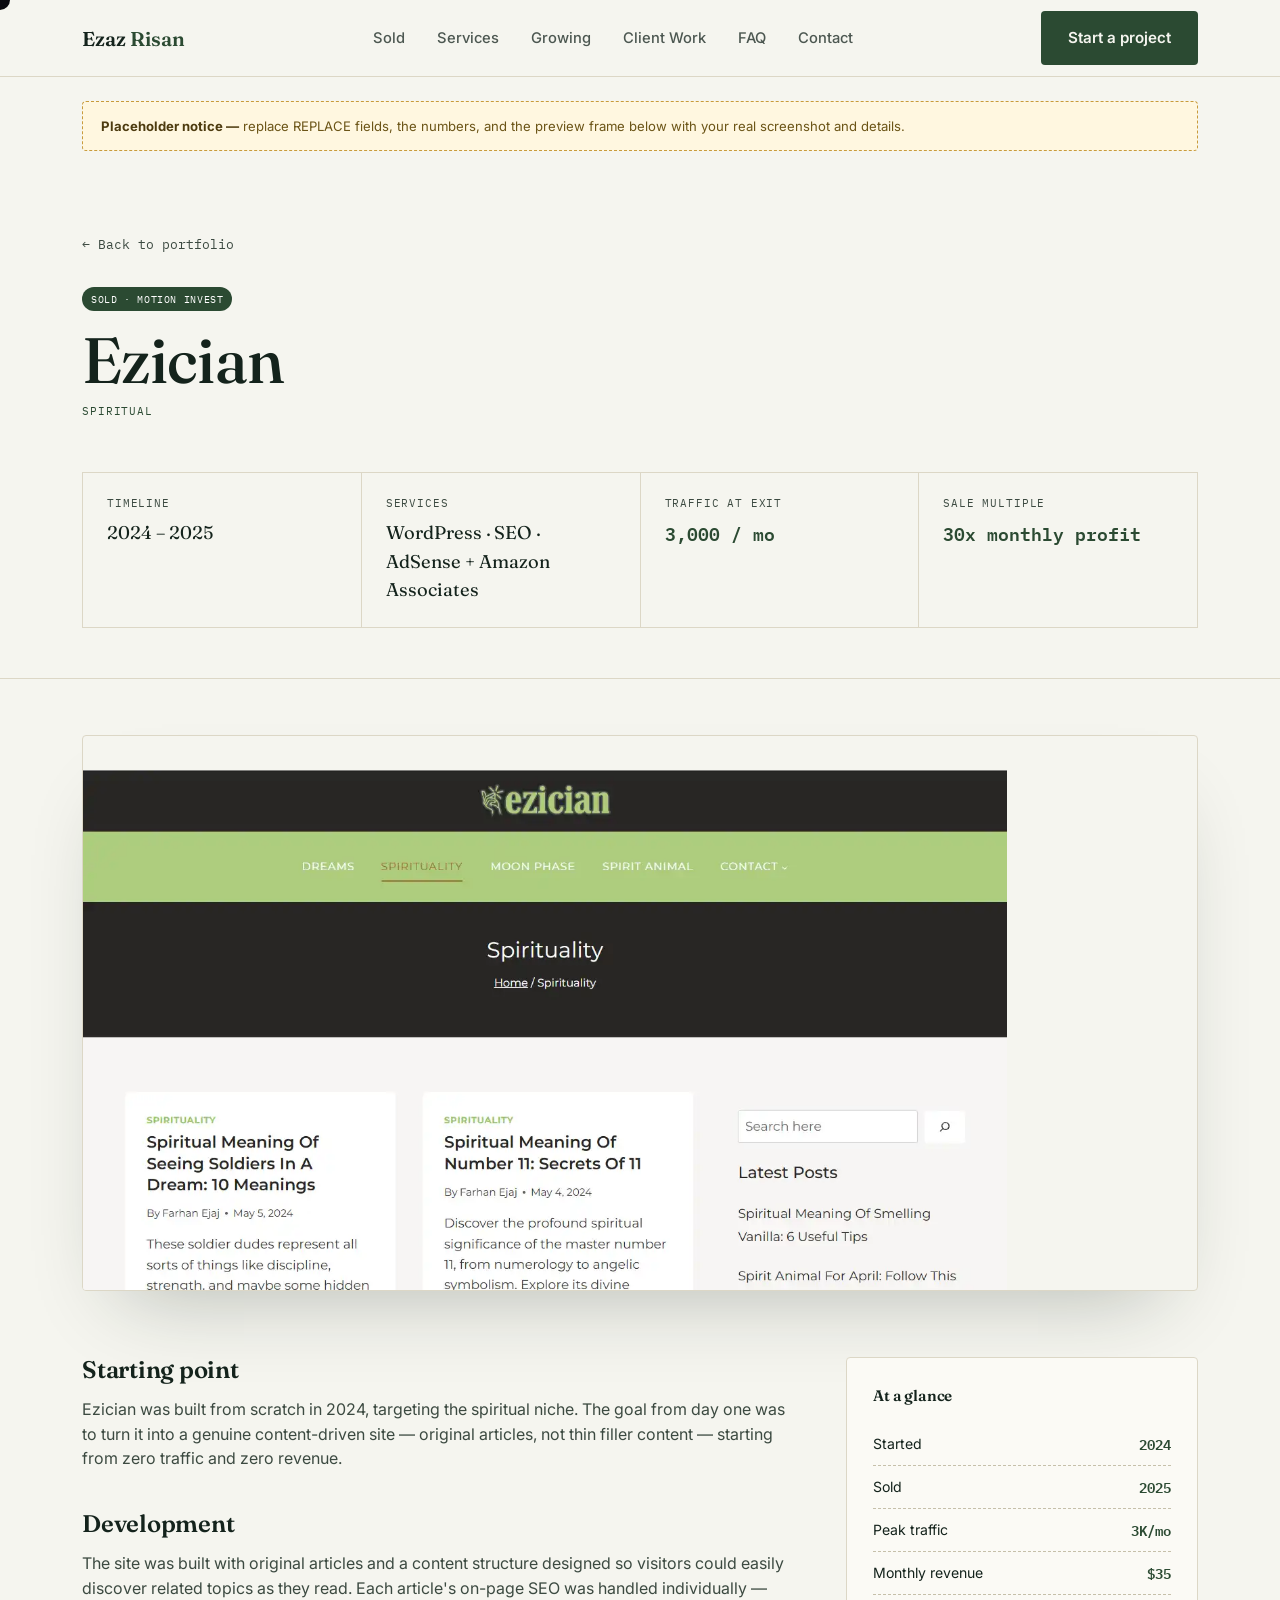
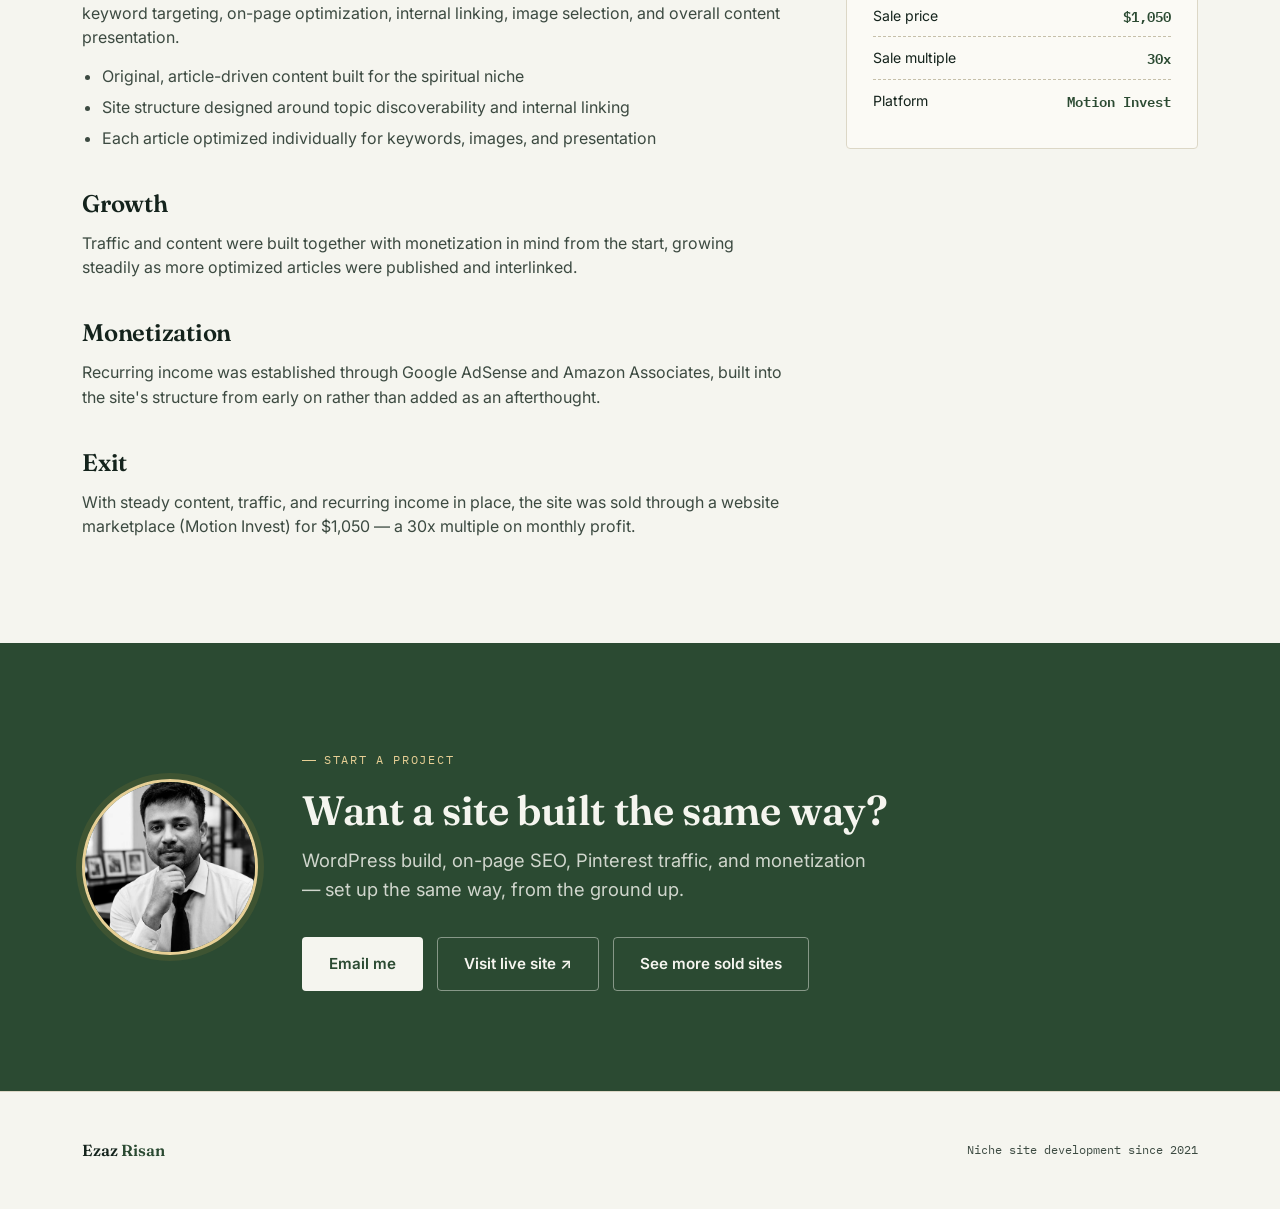
<file: projects/site-03-sold/index.html>
<!DOCTYPE html>
<html lang="en">
<head>
<meta charset="UTF-8">
<meta name="viewport" content="width=device-width, initial-scale=1.0">
<title>Ezician — Case Study — Ezaz Risan</title>
<link rel="preconnect" href="https://fonts.googleapis.com">
<link rel="preconnect" href="https://fonts.gstatic.com" crossorigin>
<link href="https://fonts.googleapis.com/css2?family=Fraunces:ital,opsz,wght@0,9..144,400;0,9..144,500;0,9..144,600;1,9..144,500&family=Inter:wght@400;500;600;700&family=IBM+Plex+Mono:wght@400;500;600&display=swap" rel="stylesheet">
<style>
/* =========================================================
   NICHE SITE PORTFOLIO — design system
   Signature idea: the site presents itself the way a niche
   site is presented on a marketplace — as a listing. Ticker
   stats, ledger-row metadata, status badges (SOLD / GROWING /
   CLIENT). Fraunces (organic, editorial) + Inter (clean body)
   + IBM Plex Mono (data/ticker numbers).
   ========================================================= */

:root {
  --ink: #14231c;
  --ink-soft: #3c4a41;
  --paper: #f5f5ef;
  --paper-raised: #fbfaf5;
  --moss: #2b4a32;
  --moss-light: #4c7856;
  --gold: #c89b3c;
  --gold-soft: #e7cf95;
  --slate: #3c5478;
  --line: #dcd7c6;
  --line-strong: #c6c0aa;
  --sold: #2b4a32;
  --growing: #b5791f;
  --client: #3c5478;

  --font-display: "Fraunces", "Iowan Old Style", serif;
  --font-body: "Inter", -apple-system, BlinkMacSystemFont, sans-serif;
  --font-mono: "IBM Plex Mono", "SFMono-Regular", monospace;

  --container: 1180px;
  --radius: 4px;
}

* { box-sizing: border-box; }

@media (prefers-reduced-motion: reduce) {
  *, *::before, *::after {
    animation-duration: 0.01ms !important;
    animation-iteration-count: 1 !important;
    transition-duration: 0.01ms !important;
    scroll-behavior: auto !important;
  }
}

html { scroll-behavior: smooth; }

body {
  margin: 0;
  background: var(--paper);
  color: var(--ink);
  font-family: var(--font-body);
  font-size: 16px;
  line-height: 1.55;
  -webkit-font-smoothing: antialiased;
}

img { max-width: 100%; display: block; }

a { color: inherit; text-decoration: none; }

.wrap {
  max-width: var(--container);
  margin: 0 auto;
  padding: 0 32px;
}

.eyebrow {
  font-family: var(--font-mono);
  font-size: 12px;
  letter-spacing: 0.14em;
  text-transform: uppercase;
  color: var(--moss);
  display: inline-flex;
  align-items: center;
  gap: 8px;
}

.eyebrow::before {
  content: "";
  width: 14px;
  height: 1px;
  background: var(--moss);
  display: inline-block;
}

h1, h2, h3, h4 {
  font-family: var(--font-display);
  font-weight: 600;
  color: var(--ink);
  margin: 0;
  letter-spacing: -0.01em;
}

h1 { font-size: clamp(2.6rem, 5vw, 4.4rem); line-height: 1.02; font-weight: 500; }
h2 { font-size: clamp(1.9rem, 3.2vw, 2.7rem); line-height: 1.08; }
h3 { font-size: 1.35rem; line-height: 1.2; }

p { margin: 0; color: var(--ink-soft); }

.lede {
  font-size: 1.15rem;
  color: var(--ink-soft);
  max-width: 46ch;
}

/* ---------- buttons ---------- */

.btn {
  display: inline-flex;
  align-items: center;
  gap: 10px;
  padding: 14px 26px;
  border-radius: var(--radius);
  font-family: var(--font-body);
  font-weight: 600;
  font-size: 0.95rem;
  cursor: pointer;
  border: 1px solid transparent;
  transition: transform 0.18s ease, background 0.18s ease, border-color 0.18s ease;
}

.btn-primary {
  background: var(--moss);
  color: var(--paper);
}
.btn-primary:hover { background: var(--ink); transform: translateY(-2px); }

.btn-ghost {
  background: transparent;
  border-color: var(--line-strong);
  color: var(--ink);
}
.btn-ghost:hover { border-color: var(--ink); transform: translateY(-2px); }

/* ---------- nav ---------- */

.site-nav {
  position: sticky;
  top: 0;
  z-index: 50;
  background: rgba(245, 245, 239, 0.86);
  backdrop-filter: blur(10px);
  border-bottom: 1px solid var(--line);
}

.site-nav .wrap {
  display: flex;
  align-items: center;
  justify-content: space-between;
  height: 76px;
}

.brand {
  font-family: var(--font-display);
  font-size: 1.25rem;
  font-weight: 600;
}
.brand span { color: var(--moss); }

.nav-links {
  display: flex;
  gap: 32px;
  font-size: 0.92rem;
  font-weight: 500;
}
.nav-links a { opacity: 0.75; transition: opacity 0.15s ease; }
.nav-links a:hover { opacity: 1; }

.nav-cta { display: flex; align-items: center; gap: 20px; }

.nav-toggle { display: none; }

/* ---------- ticker ---------- */

.ticker {
  border-top: 1px solid var(--line);
  border-bottom: 1px solid var(--line);
  background: var(--paper-raised);
  overflow: hidden;
  white-space: nowrap;
}

.ticker-track {
  display: inline-flex;
  animation: ticker-scroll 32s linear infinite;
  padding: 14px 0;
}

.ticker-track span {
  font-family: var(--font-mono);
  font-size: 0.82rem;
  color: var(--ink-soft);
  padding: 0 28px;
  border-right: 1px solid var(--line-strong);
}

.ticker-track span b { color: var(--moss); font-weight: 600; }

@keyframes ticker-scroll {
  from { transform: translateX(0); }
  to { transform: translateX(-50%); }
}

/* ---------- hero ---------- */

.hero {
  padding: 96px 0 72px;
  display: grid;
  grid-template-columns: 1.15fr 0.85fr;
  gap: 56px;
  align-items: center;
}

.hero-copy .eyebrow { margin-bottom: 22px; }

.hero h1 { margin: 18px 0 22px; }
.hero h1 em {
  font-style: italic;
  color: var(--moss);
}

.hero-actions {
  display: flex;
  gap: 14px;
  margin-top: 34px;
  flex-wrap: wrap;
}

/* hero listing card — the signature element */

.listing-preview {
  background: var(--paper-raised);
  border: 1px solid var(--line);
  border-radius: var(--radius);
  padding: 22px;
  box-shadow: 0 30px 60px -30px rgba(20, 35, 28, 0.25);
  transform: rotate(1.2deg);
}

.listing-preview .lp-head {
  display: flex;
  justify-content: space-between;
  align-items: center;
  margin-bottom: 16px;
}

.lp-status {
  font-family: var(--font-mono);
  font-size: 0.7rem;
  letter-spacing: 0.08em;
  text-transform: uppercase;
  padding: 4px 10px;
  border-radius: 100px;
  background: var(--sold);
  color: #fff;
}

.lp-id { font-family: var(--font-mono); font-size: 0.75rem; color: var(--ink-soft); }

.lp-title { font-family: var(--font-display); font-size: 1.3rem; margin-bottom: 4px; }
.lp-niche { font-size: 0.85rem; color: var(--ink-soft); margin-bottom: 18px; }

.lp-grid {
  display: grid;
  grid-template-columns: 1fr 1fr 1fr;
  gap: 14px;
  padding-top: 16px;
  border-top: 1px dashed var(--line-strong);
}

.lp-stat .lp-label {
  font-family: var(--font-mono);
  font-size: 0.65rem;
  text-transform: uppercase;
  letter-spacing: 0.08em;
  color: var(--ink-soft);
  margin-bottom: 4px;
}
.lp-stat .lp-value {
  font-family: var(--font-mono);
  font-size: 1.05rem;
  font-weight: 600;
  color: var(--moss);
}

/* ---------- section shell ---------- */

.section {
  padding: 96px 0;
  border-top: 1px solid var(--line);
}

.section-head {
  display: flex;
  justify-content: space-between;
  align-items: flex-end;
  gap: 40px;
  margin-bottom: 52px;
}

.section-head h2 { max-width: 20ch; }
.section-head .lede { text-align: right; }

/* ---------- process (numbered — real order: build > rank > drive traffic > monetize) ---------- */

.process {
  display: grid;
  grid-template-columns: repeat(4, 1fr);
  gap: 1px;
  background: var(--line);
  border: 1px solid var(--line);
}

.process-step {
  background: var(--paper);
  padding: 34px 26px;
  position: relative;
}

.process-num {
  font-family: var(--font-mono);
  font-size: 0.8rem;
  color: var(--gold);
  margin-bottom: 22px;
  display: block;
}

.process-step h3 { margin-bottom: 10px; }
.process-step p { font-size: 0.92rem; }

/* ---------- listing cards (project grid) ---------- */

.listing-row {
  display: grid;
  grid-template-columns: repeat(3, 1fr);
  gap: 24px;
  margin-bottom: 24px;
}

.listing-row.two { grid-template-columns: repeat(2, 1fr); }

.card {
  background: var(--paper-raised);
  border: 1px solid var(--line);
  border-radius: var(--radius);
  overflow: hidden;
  transition: transform 0.25s ease, box-shadow 0.25s ease, border-color 0.25s ease;
  display: flex;
  flex-direction: column;
}

.card:hover {
  transform: translateY(-6px);
  border-color: var(--moss);
  box-shadow: 0 24px 50px -28px rgba(20, 35, 28, 0.35);
}

.card-frame {
  aspect-ratio: 16 / 10;
  position: relative;
  overflow: hidden;
  border-bottom: 1px solid var(--line);
  background: linear-gradient(150deg, #e7e3d2, #d8dfd0);
}

.card-frame .frame-bar {
  height: 26px;
  background: var(--paper-raised);
  border-bottom: 1px solid var(--line);
  display: flex;
  align-items: center;
  gap: 6px;
  padding: 0 10px;
}
.frame-bar i {
  width: 7px; height: 7px; border-radius: 50%;
  background: var(--line-strong);
}

.card-frame .frame-scroll {
  position: absolute;
  inset: 26px 0 0 0;
  background-image:
    repeating-linear-gradient(180deg, rgba(20,35,28,0.06) 0px, rgba(20,35,28,0.06) 2px, transparent 2px, transparent 34px),
    repeating-linear-gradient(180deg, rgba(20,35,28,0.03) 0px, rgba(20,35,28,0.03) 14px, transparent 14px, transparent 34px);
  animation: frame-scroll 9s ease-in-out infinite;
}

@keyframes frame-scroll {
  0%, 12% { transform: translateY(0); }
  50% { transform: translateY(-42%); }
  88%, 100% { transform: translateY(0); }
}

.frame-label {
  position: absolute;
  bottom: 10px;
  left: 10px;
  font-family: var(--font-mono);
  font-size: 0.62rem;
  letter-spacing: 0.06em;
  text-transform: uppercase;
  color: var(--ink-soft);
  background: rgba(245,245,239,0.85);
  padding: 3px 8px;
  border-radius: 100px;
  border: 1px solid var(--line);
}

.card-badge {
  position: absolute;
  top: 34px;
  right: 10px;
  font-family: var(--font-mono);
  font-size: 0.65rem;
  letter-spacing: 0.06em;
  text-transform: uppercase;
  padding: 4px 9px;
  border-radius: 100px;
  color: #fff;
}
.badge-sold { background: var(--sold); }
.badge-growing { background: var(--growing); }
.badge-client { background: var(--client); }

.card-body { padding: 20px 22px 22px; flex: 1; display: flex; flex-direction: column; }
.card-niche { font-family: var(--font-mono); font-size: 0.7rem; text-transform: uppercase; letter-spacing: 0.08em; color: var(--moss); margin-bottom: 8px; }
.card-body h3 { margin-bottom: 10px; }
.card-stat { margin-top: auto; padding-top: 16px; border-top: 1px dashed var(--line-strong); display: flex; justify-content: space-between; align-items: center; }
.card-stat .num { font-family: var(--font-mono); font-weight: 600; color: var(--moss); }
.card-stat .lab { font-size: 0.78rem; color: var(--ink-soft); }
.card-arrow { font-family: var(--font-mono); font-size: 0.85rem; color: var(--ink-soft); transition: transform 0.2s ease; }
.card:hover .card-arrow { transform: translateX(4px); color: var(--moss); }

/* mini summary cards (the 14+ others) */

.summary-grid {
  display: grid;
  grid-template-columns: repeat(4, 1fr);
  gap: 16px;
}

.summary-card {
  background: var(--paper-raised);
  border: 1px solid var(--line);
  border-radius: var(--radius);
  padding: 18px;
}

.summary-card .card-niche { margin-bottom: 10px; }
.summary-card .sc-stat { font-family: var(--font-mono); font-size: 1.1rem; color: var(--moss); font-weight: 600; margin-top: 10px; }
.summary-card .sc-lab { font-size: 0.75rem; color: var(--ink-soft); }
.summary-card .sc-model { font-size: 0.72rem; color: var(--ink-soft); margin-top: 8px; font-family: var(--font-mono); text-transform: uppercase; letter-spacing: 0.04em; }

/* ---------- services ---------- */

.services-strip {
  background: var(--ink);
  color: var(--paper);
  padding: 88px 0;
}

.services-strip .eyebrow { color: var(--gold-soft); }
.services-strip .eyebrow::before { background: var(--gold-soft); }
.services-strip h2 { color: var(--paper); }
.services-strip .lede { color: rgba(245,245,239,0.72); }

.service-list { margin-top: 48px; display: grid; gap: 0; }

.service-row {
  display: grid;
  grid-template-columns: 90px 1fr 1.2fr;
  gap: 30px;
  align-items: center;
  padding: 26px 0;
  border-top: 1px solid rgba(245,245,239,0.14);
}
.service-row:last-child { border-bottom: 1px solid rgba(245,245,239,0.14); }

.service-row .snum { font-family: var(--font-mono); color: var(--gold-soft); font-size: 0.95rem; }
.service-row h3 { color: var(--paper); }
.service-row p { color: rgba(245,245,239,0.68); font-size: 0.94rem; }

/* ---------- testimonial ---------- */

.testimonial {
  padding: 90px 0;
  text-align: center;
}
.testimonial blockquote {
  font-family: var(--font-display);
  font-size: clamp(1.3rem, 2.6vw, 1.9rem);
  font-style: italic;
  max-width: 800px;
  margin: 28px auto 22px;
  color: var(--ink);
  line-height: 1.4;
}
.testimonial cite {
  font-style: normal;
  font-family: var(--font-mono);
  font-size: 0.8rem;
  color: var(--ink-soft);
}

/* ---------- CTA ---------- */

.cta {
  background: var(--moss);
  color: var(--paper);
  padding: 100px 0;
}
.cta-inner {
  display: grid;
  grid-template-columns: auto 1fr;
  gap: 44px;
  align-items: center;
}

.cta-photo-frame {
  position: relative;
  width: 176px;
  height: 176px;
  border-radius: 50%;
  overflow: hidden;
  border: 3px solid var(--gold-soft);
  flex-shrink: 0;
  transition: transform 0.35s ease, box-shadow 0.35s ease;
  box-shadow: 0 0 0 6px rgba(200, 155, 60, 0.12);
}
.cta-photo-frame:hover {
  transform: scale(1.04) rotate(-1deg);
  box-shadow: 0 0 0 10px rgba(200, 155, 60, 0.2);
}
.cta-photo-frame::after {
  content: "";
  position: absolute;
  inset: -9px;
  border-radius: 50%;
  border: 1px solid rgba(231, 207, 149, 0.5);
  animation: avatar-ping 2.8s ease-out infinite;
}
@keyframes avatar-ping {
  0% { transform: scale(0.94); opacity: 0.9; }
  80%, 100% { transform: scale(1.16); opacity: 0; }
}
.cta-photo-frame img {
  width: 100%;
  height: 100%;
  object-fit: cover;
  display: block;
  filter: grayscale(10%);
  transition: filter 0.35s ease;
}
.cta-photo-frame:hover img { filter: grayscale(0%); }

.cta-copy { text-align: left; }
.cta .eyebrow { justify-content: flex-start; color: var(--gold-soft); }
.cta .eyebrow::before { background: var(--gold-soft); }
.cta h2 { margin: 18px 0 14px; color: var(--paper); }
.cta .lede { margin: 0 0 34px; text-align: left; max-width: 48ch; color: rgba(245, 245, 239, 0.82); }
.cta-actions { justify-content: flex-start; }
.cta .btn-primary { background: var(--paper); color: var(--moss); }
.cta .btn-primary:hover { background: var(--gold-soft); }
.cta .btn-ghost { border-color: rgba(245, 245, 239, 0.45); color: var(--paper); }
.cta .btn-ghost:hover { border-color: var(--paper); background: rgba(245, 245, 239, 0.08); }
.cta-actions { display: flex; gap: 14px; flex-wrap: wrap; }

/* ---------- custom cursor (inverts colors under it) ---------- */

.cursor-ring {
  position: fixed;
  top: 0;
  left: 0;
  width: 20px;
  height: 20px;
  border-radius: 50%;
  background: #ffffff;
  mix-blend-mode: difference;
  pointer-events: none;
  z-index: 9999;
  transform: translate(-50%, -50%);
  transition: width 0.15s ease, height 0.15s ease;
  will-change: transform;
}
.cursor-ring.cursor-ring--big { width: 46px; height: 46px; }

html.custom-cursor-active,
html.custom-cursor-active * {
  cursor: none !important;
}

/* ---------- footer ---------- */

footer {
  padding: 46px 0;
  border-top: 1px solid var(--line);
}
footer .wrap { display: flex; justify-content: space-between; align-items: center; flex-wrap: wrap; gap: 16px; }
footer .foot-links { display: flex; gap: 24px; font-size: 0.85rem; color: var(--ink-soft); }
.foot-note { font-family: var(--font-mono); font-size: 0.75rem; color: var(--ink-soft); }

/* ---------- reveal on scroll ---------- */

.reveal { opacity: 0; transform: translateY(18px); transition: opacity 0.7s ease, transform 0.7s ease; }
.reveal.in { opacity: 1; transform: translateY(0); }

/* ---------- case study page ---------- */

.cs-hero {
  padding: 60px 0 50px;
  border-bottom: 1px solid var(--line);
}
.back-link {
  font-family: var(--font-mono);
  font-size: 0.8rem;
  color: var(--ink-soft);
  display: inline-flex;
  align-items: center;
  gap: 8px;
  margin-bottom: 30px;
}
.back-link:hover { color: var(--moss); }

.cs-head { display: flex; justify-content: space-between; align-items: flex-start; gap: 30px; flex-wrap: wrap; }
.cs-title h1 { max-width: 16ch; }
.cs-title .card-niche { margin-top: 14px; }

.ledger {
  margin-top: 44px;
  display: grid;
  grid-template-columns: repeat(4, 1fr);
  border-top: 1px solid var(--line);
  border-left: 1px solid var(--line);
}
.ledger-cell {
  padding: 22px 24px;
  border-right: 1px solid var(--line);
  border-bottom: 1px solid var(--line);
}
.ledger-cell .lg-label {
  font-family: var(--font-mono);
  font-size: 0.66rem;
  text-transform: uppercase;
  letter-spacing: 0.08em;
  color: var(--ink-soft);
  margin-bottom: 8px;
}
.ledger-cell .lg-value { font-family: var(--font-display); font-size: 1.15rem; color: var(--ink); }
.ledger-cell .lg-value.mono { font-family: var(--font-mono); color: var(--moss); font-weight: 600; }

.cs-frame {
  margin: 56px 0;
  border: 1px solid var(--line);
  border-radius: var(--radius);
  overflow: hidden;
  box-shadow: 0 40px 80px -40px rgba(20,35,28,0.3);
}
.cs-frame .frame-bar { height: 34px; }
.cs-frame .frame-bar i { width: 9px; height: 9px; }
.cs-frame .frame-scroll { aspect-ratio: 16/9; position: relative; height: auto; inset: auto; }

.cs-body {
  display: grid;
  grid-template-columns: 2fr 1fr;
  gap: 60px;
  padding: 10px 0 90px;
}
.cs-story h2 { margin: 40px 0 14px; font-size: 1.5rem; }
.cs-story h2:first-child { margin-top: 0; }
.cs-story p { margin-bottom: 14px; }
.cs-story ul { margin: 0 0 14px; padding-left: 20px; color: var(--ink-soft); }
.cs-story li { margin-bottom: 6px; }

.cs-side {
  align-self: start;
  position: sticky;
  top: 100px;
  background: var(--paper-raised);
  border: 1px solid var(--line);
  border-radius: var(--radius);
  padding: 26px;
}
.cs-side h4 { font-size: 0.95rem; margin-bottom: 16px; }
.cs-side .side-row { display: flex; justify-content: space-between; padding: 10px 0; border-top: 1px dashed var(--line-strong); font-size: 0.88rem; }
.cs-side .side-row:first-of-type { border-top: none; }
.cs-side .side-row .num { font-family: var(--font-mono); color: var(--moss); font-weight: 600; }

/* ---------- included checklist ---------- */

.included-grid {
  display: grid;
  grid-template-columns: repeat(3, 1fr);
  gap: 20px;
}

.included-item {
  background: var(--paper-raised);
  border: 1px solid var(--line);
  border-radius: var(--radius);
  padding: 24px;
  display: flex;
  gap: 14px;
  align-items: flex-start;
}

.check-icon {
  flex: 0 0 auto;
  width: 26px;
  height: 26px;
  border-radius: 50%;
  background: var(--moss);
  color: var(--paper);
  display: flex;
  align-items: center;
  justify-content: center;
  font-size: 0.8rem;
  font-family: var(--font-mono);
  margin-top: 2px;
}

.included-item h3 { font-size: 1.02rem; margin-bottom: 6px; }
.included-item p { font-size: 0.88rem; }

/* ---------- FAQ ---------- */

.faq-list {
  max-width: 820px;
  margin: 0 auto;
}

.faq-item {
  border-top: 1px solid var(--line);
  padding: 6px 0;
}
.faq-item:last-child { border-bottom: 1px solid var(--line); }

.faq-item summary {
  list-style: none;
  cursor: pointer;
  display: flex;
  justify-content: space-between;
  align-items: center;
  gap: 20px;
  padding: 20px 4px;
  font-family: var(--font-display);
  font-size: 1.1rem;
  color: var(--ink);
}
.faq-item summary::-webkit-details-marker { display: none; }

.faq-plus {
  font-family: var(--font-mono);
  font-size: 1.3rem;
  color: var(--moss);
  flex: 0 0 auto;
  transition: transform 0.2s ease;
}
.faq-item[open] .faq-plus { transform: rotate(45deg); }

.faq-item .faq-answer {
  padding: 0 4px 22px;
  max-width: 68ch;
}
.faq-item .faq-answer p { font-size: 0.95rem; }

/* ---------- proof grid (screenshot evidence) ---------- */

.proof-grid {
  display: grid;
  grid-template-columns: repeat(2, 1fr);
  gap: 20px;
  margin-top: 20px;
}

.proof-card {
  border: 1px solid var(--line);
  border-radius: var(--radius);
  overflow: hidden;
  background: var(--paper-raised);
}

.proof-card img {
  width: 100%;
  display: block;
  border-bottom: 1px solid var(--line);
}

.proof-card-body { padding: 16px 18px; }
.proof-card-body .proof-source {
  font-family: var(--font-mono);
  font-size: 0.68rem;
  text-transform: uppercase;
  letter-spacing: 0.06em;
  color: var(--moss);
  margin-bottom: 6px;
}
.proof-card-body p { font-size: 0.86rem; }

/* ---------- placeholder note ---------- */

.build-note {
  background: #fff7e0;
  border: 1px dashed var(--gold);
  border-radius: var(--radius);
  padding: 14px 18px;
  font-size: 0.82rem;
  color: #6b5416;
  margin: 20px 0;
}
.build-note strong { color: #4d3b0f; }

/* ---------- responsive ---------- */

@media (max-width: 980px) {
  .hero { grid-template-columns: 1fr; }
  .listing-preview { transform: none; order: -1; }
  .process { grid-template-columns: repeat(2, 1fr); }
  .listing-row, .listing-row.two { grid-template-columns: 1fr 1fr; }
  .summary-grid { grid-template-columns: repeat(2, 1fr); }
  .service-row { grid-template-columns: 50px 1fr; }
  .service-row p { grid-column: 2 / 3; }
  .cs-body { grid-template-columns: 1fr; }
  .cs-side { position: static; }
  .ledger { grid-template-columns: repeat(2, 1fr); }
  .included-grid { grid-template-columns: repeat(2, 1fr); }
}

@media (max-width: 700px) {
  .wrap { padding: 0 20px; }
  .nav-links { display: none; }
  .section-head { flex-direction: column; align-items: flex-start; }
  .section-head .lede { text-align: left; }
  .listing-row, .listing-row.two { grid-template-columns: 1fr; }
  .summary-grid { grid-template-columns: 1fr; }
  .process { grid-template-columns: 1fr; }
  .ledger { grid-template-columns: 1fr; }
  .cs-head { flex-direction: column; }
  .included-grid { grid-template-columns: 1fr; }
  .faq-item summary { font-size: 1rem; }
  .cta-inner { grid-template-columns: 1fr; }
  .cta-photo-frame { margin: 0 auto; }
  .cta-copy { text-align: center; }
  .cta .eyebrow, .cta .lede { justify-content: center; margin-left: auto; margin-right: auto; text-align: center; }
  .cta-actions { justify-content: center; }
  .proof-grid { grid-template-columns: 1fr; }
}

</style>
</head>
<body>

<nav class="site-nav">
  <div class="wrap">
    <a href="../../index.html" class="brand">Ezaz <span>Risan</span></a>
    <div class="nav-links">
      <a href="../../index.html#sold">Sold</a>
      <a href="../../index.html#services">Services</a>
      <a href="../../index.html#growing">Growing</a>
      <a href="../../index.html#clients">Client Work</a>
      <a href="../../index.html#faq">FAQ</a>
      <a href="../../index.html#contact">Contact</a>
    </div>
    <div class="nav-cta">
      <a href="../../index.html#contact" class="btn btn-primary">Start a project</a>
    </div>
  </div>
</nav>

<div class="wrap">
  <div class="build-note" style="margin-top:24px;">
    <strong>Placeholder notice —</strong> replace REPLACE fields, the numbers, and the preview frame below with your real screenshot and details.
  </div>
</div>

<header class="cs-hero">
  <div class="wrap">
    <a href="../../index.html#sold" class="back-link">← Back to portfolio</a>
    <div class="cs-head">
      <div class="cs-title">
        <span class="card-badge badge-sold" style="position:static; display:inline-block;">Sold · Motion Invest</span>
        <h1 style="margin-top:16px;">Ezician</h1>
        <div class="card-niche" style="margin-top:10px;">Spiritual</div>
      </div>
    </div>

    <div class="ledger">
      <div class="ledger-cell">
        <div class="lg-label">Timeline</div>
        <div class="lg-value">2024 – 2025</div>
      </div>
      <div class="ledger-cell">
        <div class="lg-label">Services</div>
        <div class="lg-value">WordPress · SEO · AdSense + Amazon Associates</div>
      </div>
      <div class="ledger-cell">
        <div class="lg-label">Traffic at exit</div>
        <div class="lg-value mono">3,000 / mo</div>
      </div>
      <div class="ledger-cell">
        <div class="lg-label">Sale multiple</div>
        <div class="lg-value mono">30x monthly profit</div>
      </div>
    </div>
  </div>
</header>

<div class="wrap">
  <div class="cs-frame">
    <div class="frame-bar"><i></i><i></i><i></i></div>
    <div class="frame-scroll" style="height:520px; background-image:url('../../assets/ezician.webp'); background-size:100% auto; background-position:top; animation-duration:20s;"></div>
  </div>

  <div class="cs-body">
    <div class="cs-story">
      <h2>Starting point</h2>
      <p>Ezician was built from scratch in 2024, targeting the spiritual niche. The goal from day one was to turn it into a genuine content-driven site — original articles, not thin filler content — starting from zero traffic and zero revenue.</p>

      <h2>Development</h2>
      <p>The site was built with original articles and a content structure designed so visitors could easily discover related topics as they read. Each article's on-page SEO was handled individually — keyword targeting, on-page optimization, internal linking, image selection, and overall content presentation.</p>
      <ul>
        <li>Original, article-driven content built for the spiritual niche</li>
        <li>Site structure designed around topic discoverability and internal linking</li>
        <li>Each article optimized individually for keywords, images, and presentation</li>
      </ul>

      <h2>Growth</h2>
      <p>Traffic and content were built together with monetization in mind from the start, growing steadily as more optimized articles were published and interlinked.</p>

      <h2>Monetization</h2>
      <p>Recurring income was established through Google AdSense and Amazon Associates, built into the site's structure from early on rather than added as an afterthought.</p>

      <h2>Exit</h2>
      <p>With steady content, traffic, and recurring income in place, the site was sold through a website marketplace (Motion Invest) for $1,050 — a 30x multiple on monthly profit.</p>
    </div>

    <aside class="cs-side">
      <h4>At a glance</h4>
      <div class="side-row"><span>Started</span><span class="num">2024</span></div>
      <div class="side-row"><span>Sold</span><span class="num">2025</span></div>
      <div class="side-row"><span>Peak traffic</span><span class="num">3K/mo</span></div>
      <div class="side-row"><span>Monthly revenue</span><span class="num">$35</span></div>
      <div class="side-row"><span>Sale price</span><span class="num">$1,050</span></div>
      <div class="side-row"><span>Sale multiple</span><span class="num">30x</span></div>
      <div class="side-row"><span>Platform</span><span class="num">Motion Invest</span></div>
    </aside>
  </div>
</div>

<section class="cta">
  <div class="wrap">
    <div class="cta-inner">
      <div class="cta-photo-frame">
        <img src="../../assets/profile.jpg" alt="Ezaz Risan">
      </div>
      <div class="cta-copy">
        <span class="eyebrow">Start a project</span>
    <h2>Want a site built the same way?</h2>
    <p class="lede">WordPress build, on-page SEO, Pinterest traffic, and monetization — set up the same way, from the ground up.</p>
    <div class="cta-actions">
      <a href="mailto:REPLACE@example.com" class="btn btn-primary">Email me</a>
      <a href="http://ezician.com/" target="_blank" rel="noopener" class="btn btn-ghost">Visit live site ↗</a>
      <a href="../../index.html#sold" class="btn btn-ghost">See more sold sites</a>
    </div>
      </div>
    </div>
  </div>
</section>

<footer>
  <div class="wrap">
    <div class="brand" style="font-size:1rem;">Ezaz <span>Risan</span></div>
    <div class="foot-note">Niche site development since 2021</div>
  </div>
</footer>

<script>
// ---------- scroll reveal ----------
const revealEls = document.querySelectorAll(".reveal");
const io = new IntersectionObserver(
  (entries) => {
    entries.forEach((entry) => {
      if (entry.isIntersecting) {
        entry.target.classList.add("in");
        io.unobserve(entry.target);
      }
    });
  },
  { threshold: 0.15 }
);
revealEls.forEach((el) => io.observe(el));

// ---------- count-up numbers ----------
const counters = document.querySelectorAll("[data-count]");
const countIo = new IntersectionObserver(
  (entries) => {
    entries.forEach((entry) => {
      if (!entry.isIntersecting) return;
      const el = entry.target;
      const target = parseFloat(el.dataset.count);
      const suffix = el.dataset.suffix || "";
      const prefix = el.dataset.prefix || "";
      const decimals = el.dataset.decimals ? parseInt(el.dataset.decimals) : 0;
      const duration = 1200;
      const start = performance.now();

      function tick(now) {
        const progress = Math.min((now - start) / duration, 1);
        const eased = 1 - Math.pow(1 - progress, 3);
        const value = target * eased;
        el.textContent = prefix + value.toFixed(decimals) + suffix;
        if (progress < 1) requestAnimationFrame(tick);
      }
      requestAnimationFrame(tick);
      countIo.unobserve(el);
    });
  },
  { threshold: 0.6 }
);
counters.forEach((el) => countIo.observe(el));

// ---------- ticker: duplicate content for seamless loop ----------
document.querySelectorAll(".ticker-track").forEach((track) => {
  track.innerHTML += track.innerHTML;
});

// ---------- mobile nav toggle ----------
const toggle = document.querySelector(".nav-toggle");
const links = document.querySelector(".nav-links");
if (toggle && links) {
  toggle.addEventListener("click", () => {
    links.classList.toggle("open");
  });
}

// ---------- custom inverting round cursor ----------
(function () {
  const finePointer = window.matchMedia("(pointer: fine)").matches;
  const reducedMotion = window.matchMedia("(prefers-reduced-motion: reduce)").matches;
  if (!finePointer || reducedMotion) return;

  const ring = document.createElement("div");
  ring.className = "cursor-ring";
  document.body.appendChild(ring);
  document.documentElement.classList.add("custom-cursor-active");

  window.addEventListener("mousemove", (e) => {
    ring.style.transform = `translate3d(${e.clientX}px, ${e.clientY}px, 0) translate(-50%, -50%)`;
  }, { passive: true });

  const hoverSelector = "a, button, .card, .btn, summary, .faq-item";
  document.addEventListener("mouseover", (e) => {
    if (e.target.closest(hoverSelector)) ring.classList.add("cursor-ring--big");
  });
  document.addEventListener("mouseout", (e) => {
    if (e.target.closest(hoverSelector)) ring.classList.remove("cursor-ring--big");
  });
})();

</script>
</body>
</html>
</file>
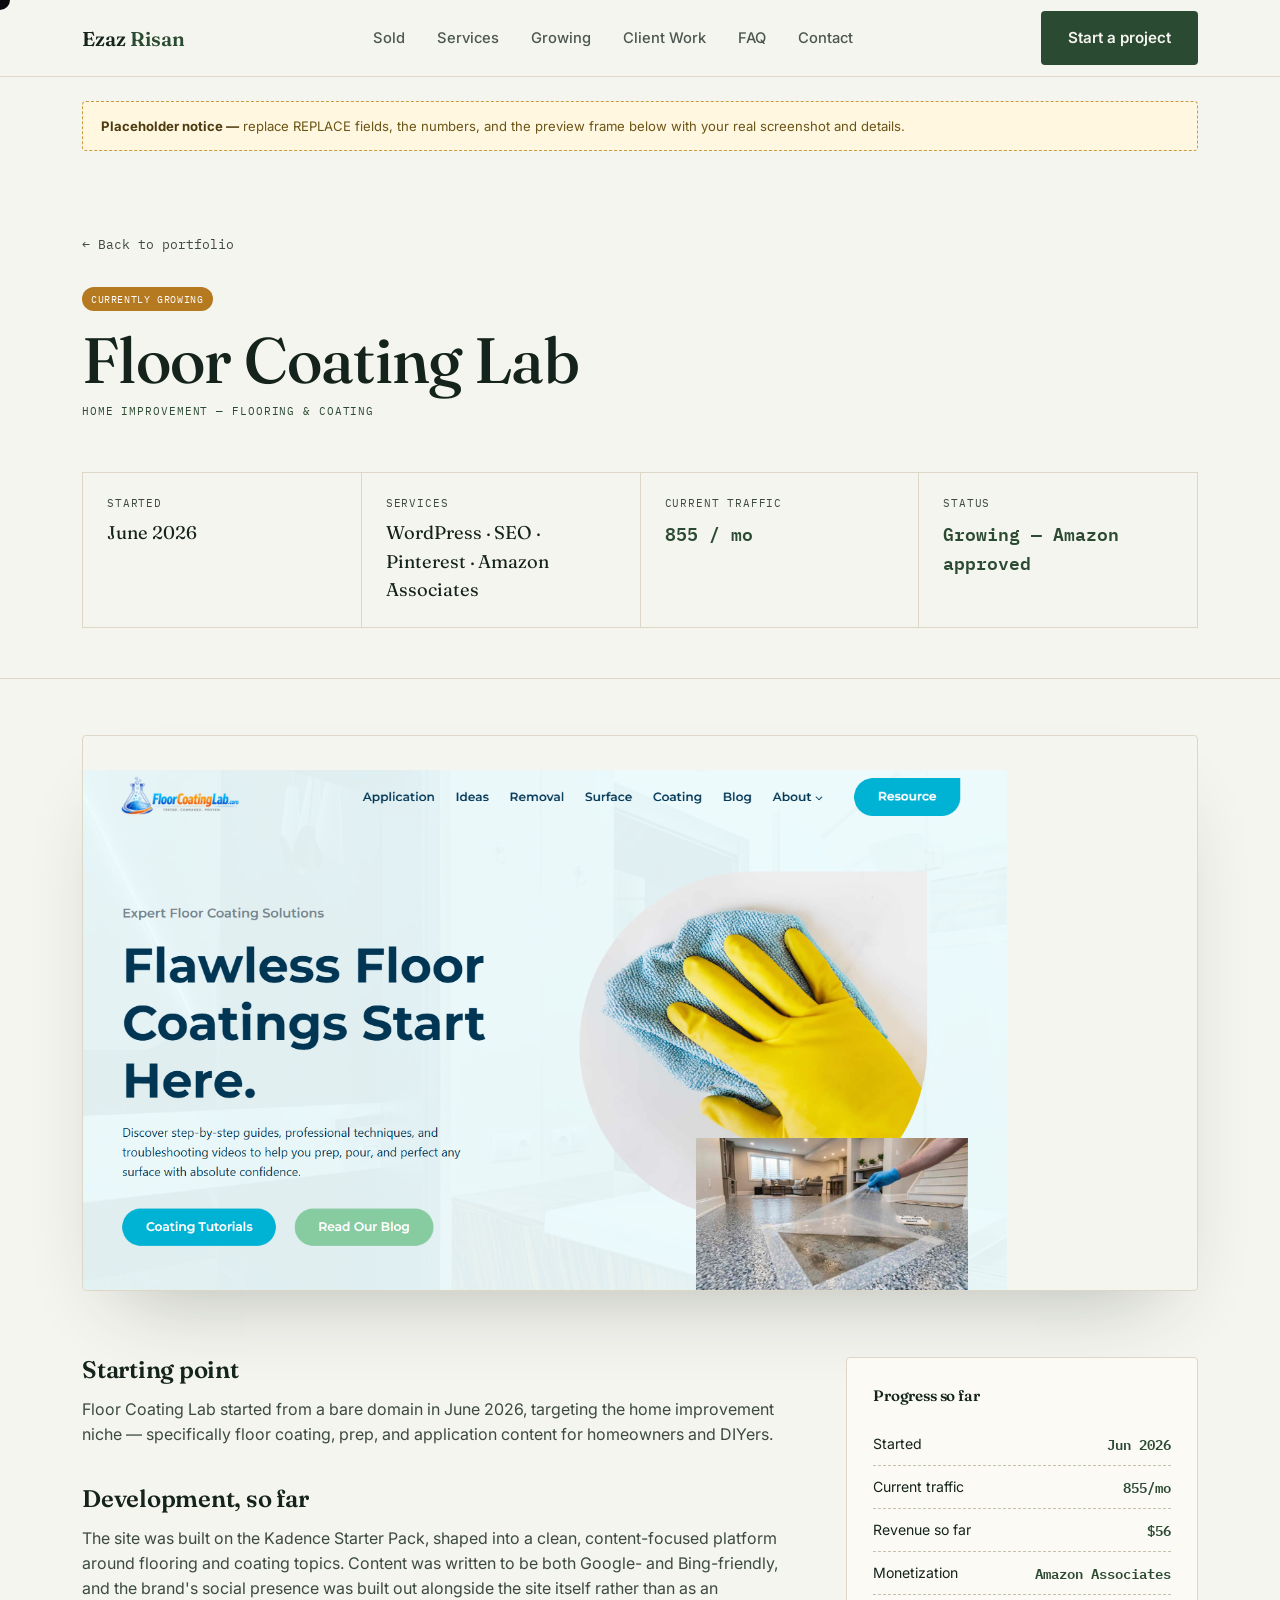
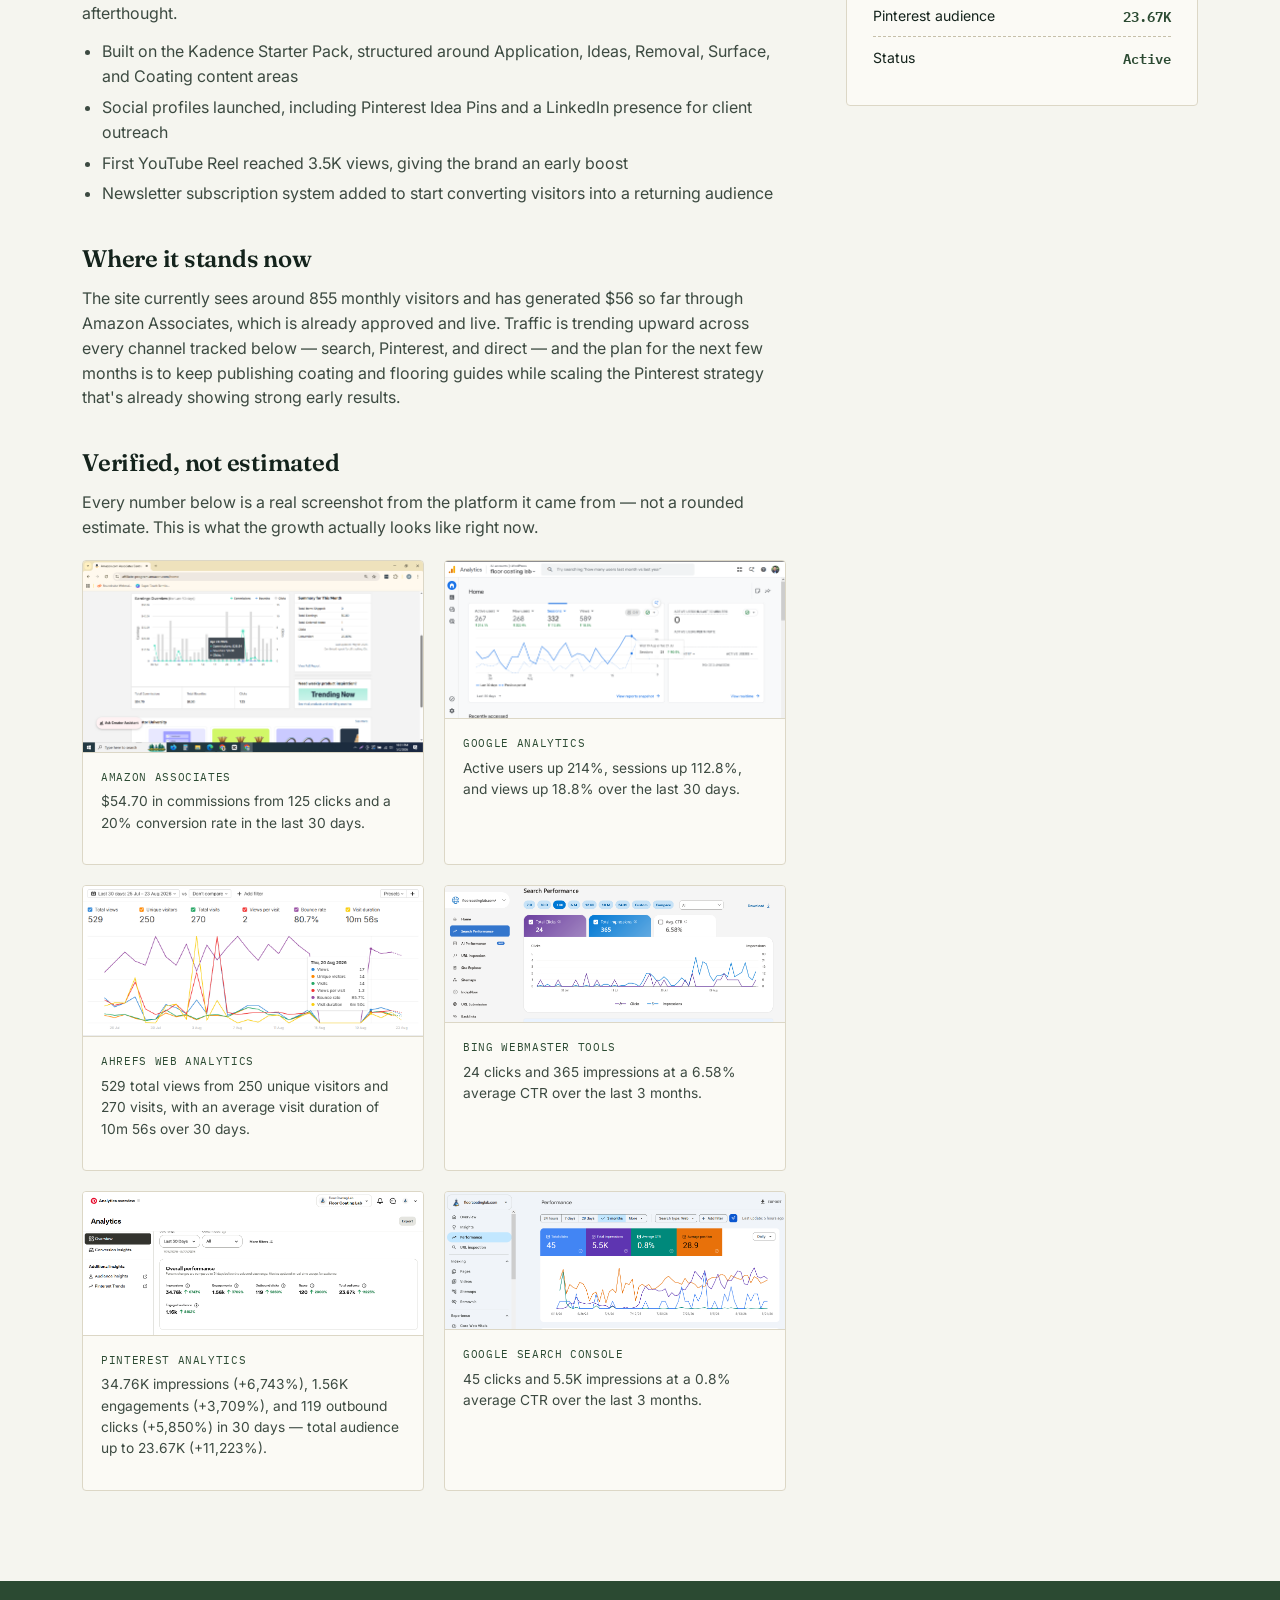
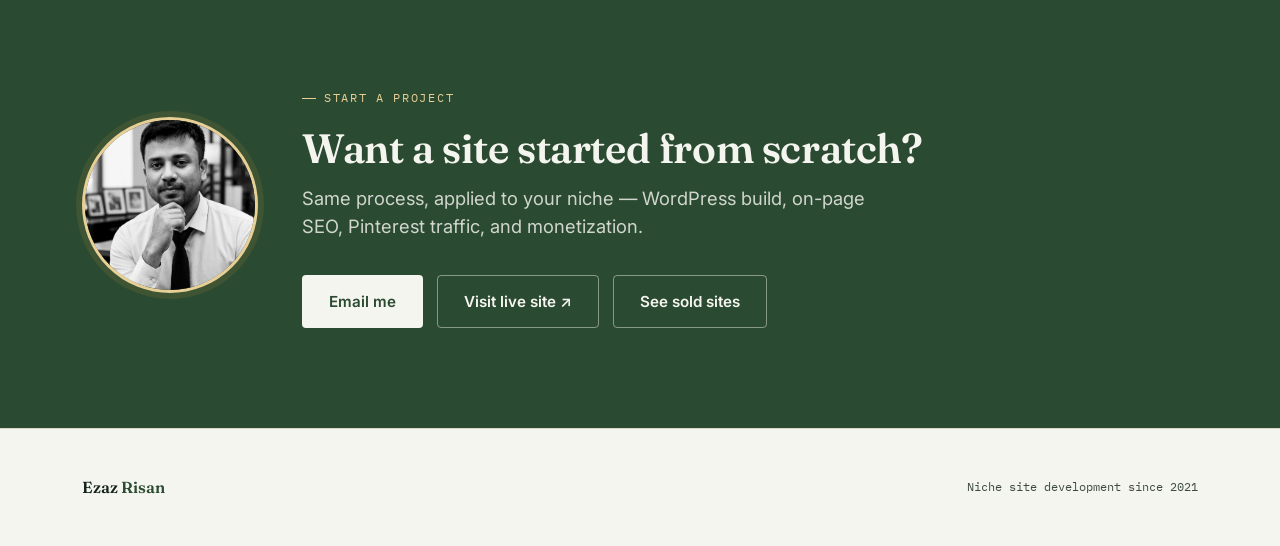
<file: projects/site-04-ongoing/index.html>
<!DOCTYPE html>
<html lang="en">
<head>
<meta charset="UTF-8">
<meta name="viewport" content="width=device-width, initial-scale=1.0">
<title>Floor Coating Lab — Case Study — Ezaz Risan</title>
<link rel="preconnect" href="https://fonts.googleapis.com">
<link rel="preconnect" href="https://fonts.gstatic.com" crossorigin>
<link href="https://fonts.googleapis.com/css2?family=Fraunces:ital,opsz,wght@0,9..144,400;0,9..144,500;0,9..144,600;1,9..144,500&family=Inter:wght@400;500;600;700&family=IBM+Plex+Mono:wght@400;500;600&display=swap" rel="stylesheet">
<style>
/* =========================================================
   NICHE SITE PORTFOLIO — design system
   Signature idea: the site presents itself the way a niche
   site is presented on a marketplace — as a listing. Ticker
   stats, ledger-row metadata, status badges (SOLD / GROWING /
   CLIENT). Fraunces (organic, editorial) + Inter (clean body)
   + IBM Plex Mono (data/ticker numbers).
   ========================================================= */

:root {
  --ink: #14231c;
  --ink-soft: #3c4a41;
  --paper: #f5f5ef;
  --paper-raised: #fbfaf5;
  --moss: #2b4a32;
  --moss-light: #4c7856;
  --gold: #c89b3c;
  --gold-soft: #e7cf95;
  --slate: #3c5478;
  --line: #dcd7c6;
  --line-strong: #c6c0aa;
  --sold: #2b4a32;
  --growing: #b5791f;
  --client: #3c5478;

  --font-display: "Fraunces", "Iowan Old Style", serif;
  --font-body: "Inter", -apple-system, BlinkMacSystemFont, sans-serif;
  --font-mono: "IBM Plex Mono", "SFMono-Regular", monospace;

  --container: 1180px;
  --radius: 4px;
}

* { box-sizing: border-box; }

@media (prefers-reduced-motion: reduce) {
  *, *::before, *::after {
    animation-duration: 0.01ms !important;
    animation-iteration-count: 1 !important;
    transition-duration: 0.01ms !important;
    scroll-behavior: auto !important;
  }
}

html { scroll-behavior: smooth; }

body {
  margin: 0;
  background: var(--paper);
  color: var(--ink);
  font-family: var(--font-body);
  font-size: 16px;
  line-height: 1.55;
  -webkit-font-smoothing: antialiased;
}

img { max-width: 100%; display: block; }

a { color: inherit; text-decoration: none; }

.wrap {
  max-width: var(--container);
  margin: 0 auto;
  padding: 0 32px;
}

.eyebrow {
  font-family: var(--font-mono);
  font-size: 12px;
  letter-spacing: 0.14em;
  text-transform: uppercase;
  color: var(--moss);
  display: inline-flex;
  align-items: center;
  gap: 8px;
}

.eyebrow::before {
  content: "";
  width: 14px;
  height: 1px;
  background: var(--moss);
  display: inline-block;
}

h1, h2, h3, h4 {
  font-family: var(--font-display);
  font-weight: 600;
  color: var(--ink);
  margin: 0;
  letter-spacing: -0.01em;
}

h1 { font-size: clamp(2.6rem, 5vw, 4.4rem); line-height: 1.02; font-weight: 500; }
h2 { font-size: clamp(1.9rem, 3.2vw, 2.7rem); line-height: 1.08; }
h3 { font-size: 1.35rem; line-height: 1.2; }

p { margin: 0; color: var(--ink-soft); }

.lede {
  font-size: 1.15rem;
  color: var(--ink-soft);
  max-width: 46ch;
}

/* ---------- buttons ---------- */

.btn {
  display: inline-flex;
  align-items: center;
  gap: 10px;
  padding: 14px 26px;
  border-radius: var(--radius);
  font-family: var(--font-body);
  font-weight: 600;
  font-size: 0.95rem;
  cursor: pointer;
  border: 1px solid transparent;
  transition: transform 0.18s ease, background 0.18s ease, border-color 0.18s ease;
}

.btn-primary {
  background: var(--moss);
  color: var(--paper);
}
.btn-primary:hover { background: var(--ink); transform: translateY(-2px); }

.btn-ghost {
  background: transparent;
  border-color: var(--line-strong);
  color: var(--ink);
}
.btn-ghost:hover { border-color: var(--ink); transform: translateY(-2px); }

/* ---------- nav ---------- */

.site-nav {
  position: sticky;
  top: 0;
  z-index: 50;
  background: rgba(245, 245, 239, 0.86);
  backdrop-filter: blur(10px);
  border-bottom: 1px solid var(--line);
}

.site-nav .wrap {
  display: flex;
  align-items: center;
  justify-content: space-between;
  height: 76px;
}

.brand {
  font-family: var(--font-display);
  font-size: 1.25rem;
  font-weight: 600;
}
.brand span { color: var(--moss); }

.nav-links {
  display: flex;
  gap: 32px;
  font-size: 0.92rem;
  font-weight: 500;
}
.nav-links a { opacity: 0.75; transition: opacity 0.15s ease; }
.nav-links a:hover { opacity: 1; }

.nav-cta { display: flex; align-items: center; gap: 20px; }

.nav-toggle { display: none; }

/* ---------- ticker ---------- */

.ticker {
  border-top: 1px solid var(--line);
  border-bottom: 1px solid var(--line);
  background: var(--paper-raised);
  overflow: hidden;
  white-space: nowrap;
}

.ticker-track {
  display: inline-flex;
  animation: ticker-scroll 32s linear infinite;
  padding: 14px 0;
}

.ticker-track span {
  font-family: var(--font-mono);
  font-size: 0.82rem;
  color: var(--ink-soft);
  padding: 0 28px;
  border-right: 1px solid var(--line-strong);
}

.ticker-track span b { color: var(--moss); font-weight: 600; }

@keyframes ticker-scroll {
  from { transform: translateX(0); }
  to { transform: translateX(-50%); }
}

/* ---------- hero ---------- */

.hero {
  padding: 96px 0 72px;
  display: grid;
  grid-template-columns: 1.15fr 0.85fr;
  gap: 56px;
  align-items: center;
}

.hero-copy .eyebrow { margin-bottom: 22px; }

.hero h1 { margin: 18px 0 22px; }
.hero h1 em {
  font-style: italic;
  color: var(--moss);
}

.hero-actions {
  display: flex;
  gap: 14px;
  margin-top: 34px;
  flex-wrap: wrap;
}

/* hero listing card — the signature element */

.listing-preview {
  background: var(--paper-raised);
  border: 1px solid var(--line);
  border-radius: var(--radius);
  padding: 22px;
  box-shadow: 0 30px 60px -30px rgba(20, 35, 28, 0.25);
  transform: rotate(1.2deg);
}

.listing-preview .lp-head {
  display: flex;
  justify-content: space-between;
  align-items: center;
  margin-bottom: 16px;
}

.lp-status {
  font-family: var(--font-mono);
  font-size: 0.7rem;
  letter-spacing: 0.08em;
  text-transform: uppercase;
  padding: 4px 10px;
  border-radius: 100px;
  background: var(--sold);
  color: #fff;
}

.lp-id { font-family: var(--font-mono); font-size: 0.75rem; color: var(--ink-soft); }

.lp-title { font-family: var(--font-display); font-size: 1.3rem; margin-bottom: 4px; }
.lp-niche { font-size: 0.85rem; color: var(--ink-soft); margin-bottom: 18px; }

.lp-grid {
  display: grid;
  grid-template-columns: 1fr 1fr 1fr;
  gap: 14px;
  padding-top: 16px;
  border-top: 1px dashed var(--line-strong);
}

.lp-stat .lp-label {
  font-family: var(--font-mono);
  font-size: 0.65rem;
  text-transform: uppercase;
  letter-spacing: 0.08em;
  color: var(--ink-soft);
  margin-bottom: 4px;
}
.lp-stat .lp-value {
  font-family: var(--font-mono);
  font-size: 1.05rem;
  font-weight: 600;
  color: var(--moss);
}

/* ---------- section shell ---------- */

.section {
  padding: 96px 0;
  border-top: 1px solid var(--line);
}

.section-head {
  display: flex;
  justify-content: space-between;
  align-items: flex-end;
  gap: 40px;
  margin-bottom: 52px;
}

.section-head h2 { max-width: 20ch; }
.section-head .lede { text-align: right; }

/* ---------- process (numbered — real order: build > rank > drive traffic > monetize) ---------- */

.process {
  display: grid;
  grid-template-columns: repeat(4, 1fr);
  gap: 1px;
  background: var(--line);
  border: 1px solid var(--line);
}

.process-step {
  background: var(--paper);
  padding: 34px 26px;
  position: relative;
}

.process-num {
  font-family: var(--font-mono);
  font-size: 0.8rem;
  color: var(--gold);
  margin-bottom: 22px;
  display: block;
}

.process-step h3 { margin-bottom: 10px; }
.process-step p { font-size: 0.92rem; }

/* ---------- listing cards (project grid) ---------- */

.listing-row {
  display: grid;
  grid-template-columns: repeat(3, 1fr);
  gap: 24px;
  margin-bottom: 24px;
}

.listing-row.two { grid-template-columns: repeat(2, 1fr); }

.card {
  background: var(--paper-raised);
  border: 1px solid var(--line);
  border-radius: var(--radius);
  overflow: hidden;
  transition: transform 0.25s ease, box-shadow 0.25s ease, border-color 0.25s ease;
  display: flex;
  flex-direction: column;
}

.card:hover {
  transform: translateY(-6px);
  border-color: var(--moss);
  box-shadow: 0 24px 50px -28px rgba(20, 35, 28, 0.35);
}

.card-frame {
  aspect-ratio: 16 / 10;
  position: relative;
  overflow: hidden;
  border-bottom: 1px solid var(--line);
  background: linear-gradient(150deg, #e7e3d2, #d8dfd0);
}

.card-frame .frame-bar {
  height: 26px;
  background: var(--paper-raised);
  border-bottom: 1px solid var(--line);
  display: flex;
  align-items: center;
  gap: 6px;
  padding: 0 10px;
}
.frame-bar i {
  width: 7px; height: 7px; border-radius: 50%;
  background: var(--line-strong);
}

.card-frame .frame-scroll {
  position: absolute;
  inset: 26px 0 0 0;
  background-image:
    repeating-linear-gradient(180deg, rgba(20,35,28,0.06) 0px, rgba(20,35,28,0.06) 2px, transparent 2px, transparent 34px),
    repeating-linear-gradient(180deg, rgba(20,35,28,0.03) 0px, rgba(20,35,28,0.03) 14px, transparent 14px, transparent 34px);
  animation: frame-scroll 9s ease-in-out infinite;
}

@keyframes frame-scroll {
  0%, 12% { transform: translateY(0); }
  50% { transform: translateY(-42%); }
  88%, 100% { transform: translateY(0); }
}

.frame-label {
  position: absolute;
  bottom: 10px;
  left: 10px;
  font-family: var(--font-mono);
  font-size: 0.62rem;
  letter-spacing: 0.06em;
  text-transform: uppercase;
  color: var(--ink-soft);
  background: rgba(245,245,239,0.85);
  padding: 3px 8px;
  border-radius: 100px;
  border: 1px solid var(--line);
}

.card-badge {
  position: absolute;
  top: 34px;
  right: 10px;
  font-family: var(--font-mono);
  font-size: 0.65rem;
  letter-spacing: 0.06em;
  text-transform: uppercase;
  padding: 4px 9px;
  border-radius: 100px;
  color: #fff;
}
.badge-sold { background: var(--sold); }
.badge-growing { background: var(--growing); }
.badge-client { background: var(--client); }

.card-body { padding: 20px 22px 22px; flex: 1; display: flex; flex-direction: column; }
.card-niche { font-family: var(--font-mono); font-size: 0.7rem; text-transform: uppercase; letter-spacing: 0.08em; color: var(--moss); margin-bottom: 8px; }
.card-body h3 { margin-bottom: 10px; }
.card-stat { margin-top: auto; padding-top: 16px; border-top: 1px dashed var(--line-strong); display: flex; justify-content: space-between; align-items: center; }
.card-stat .num { font-family: var(--font-mono); font-weight: 600; color: var(--moss); }
.card-stat .lab { font-size: 0.78rem; color: var(--ink-soft); }
.card-arrow { font-family: var(--font-mono); font-size: 0.85rem; color: var(--ink-soft); transition: transform 0.2s ease; }
.card:hover .card-arrow { transform: translateX(4px); color: var(--moss); }

/* mini summary cards (the 14+ others) */

.summary-grid {
  display: grid;
  grid-template-columns: repeat(4, 1fr);
  gap: 16px;
}

.summary-card {
  background: var(--paper-raised);
  border: 1px solid var(--line);
  border-radius: var(--radius);
  padding: 18px;
}

.summary-card .card-niche { margin-bottom: 10px; }
.summary-card .sc-stat { font-family: var(--font-mono); font-size: 1.1rem; color: var(--moss); font-weight: 600; margin-top: 10px; }
.summary-card .sc-lab { font-size: 0.75rem; color: var(--ink-soft); }
.summary-card .sc-model { font-size: 0.72rem; color: var(--ink-soft); margin-top: 8px; font-family: var(--font-mono); text-transform: uppercase; letter-spacing: 0.04em; }

/* ---------- services ---------- */

.services-strip {
  background: var(--ink);
  color: var(--paper);
  padding: 88px 0;
}

.services-strip .eyebrow { color: var(--gold-soft); }
.services-strip .eyebrow::before { background: var(--gold-soft); }
.services-strip h2 { color: var(--paper); }
.services-strip .lede { color: rgba(245,245,239,0.72); }

.service-list { margin-top: 48px; display: grid; gap: 0; }

.service-row {
  display: grid;
  grid-template-columns: 90px 1fr 1.2fr;
  gap: 30px;
  align-items: center;
  padding: 26px 0;
  border-top: 1px solid rgba(245,245,239,0.14);
}
.service-row:last-child { border-bottom: 1px solid rgba(245,245,239,0.14); }

.service-row .snum { font-family: var(--font-mono); color: var(--gold-soft); font-size: 0.95rem; }
.service-row h3 { color: var(--paper); }
.service-row p { color: rgba(245,245,239,0.68); font-size: 0.94rem; }

/* ---------- testimonial ---------- */

.testimonial {
  padding: 90px 0;
  text-align: center;
}
.testimonial blockquote {
  font-family: var(--font-display);
  font-size: clamp(1.3rem, 2.6vw, 1.9rem);
  font-style: italic;
  max-width: 800px;
  margin: 28px auto 22px;
  color: var(--ink);
  line-height: 1.4;
}
.testimonial cite {
  font-style: normal;
  font-family: var(--font-mono);
  font-size: 0.8rem;
  color: var(--ink-soft);
}

/* ---------- CTA ---------- */

.cta {
  background: var(--moss);
  color: var(--paper);
  padding: 100px 0;
}
.cta-inner {
  display: grid;
  grid-template-columns: auto 1fr;
  gap: 44px;
  align-items: center;
}

.cta-photo-frame {
  position: relative;
  width: 176px;
  height: 176px;
  border-radius: 50%;
  overflow: hidden;
  border: 3px solid var(--gold-soft);
  flex-shrink: 0;
  transition: transform 0.35s ease, box-shadow 0.35s ease;
  box-shadow: 0 0 0 6px rgba(200, 155, 60, 0.12);
}
.cta-photo-frame:hover {
  transform: scale(1.04) rotate(-1deg);
  box-shadow: 0 0 0 10px rgba(200, 155, 60, 0.2);
}
.cta-photo-frame::after {
  content: "";
  position: absolute;
  inset: -9px;
  border-radius: 50%;
  border: 1px solid rgba(231, 207, 149, 0.5);
  animation: avatar-ping 2.8s ease-out infinite;
}
@keyframes avatar-ping {
  0% { transform: scale(0.94); opacity: 0.9; }
  80%, 100% { transform: scale(1.16); opacity: 0; }
}
.cta-photo-frame img {
  width: 100%;
  height: 100%;
  object-fit: cover;
  display: block;
  filter: grayscale(10%);
  transition: filter 0.35s ease;
}
.cta-photo-frame:hover img { filter: grayscale(0%); }

.cta-copy { text-align: left; }
.cta .eyebrow { justify-content: flex-start; color: var(--gold-soft); }
.cta .eyebrow::before { background: var(--gold-soft); }
.cta h2 { margin: 18px 0 14px; color: var(--paper); }
.cta .lede { margin: 0 0 34px; text-align: left; max-width: 48ch; color: rgba(245, 245, 239, 0.82); }
.cta-actions { justify-content: flex-start; }
.cta .btn-primary { background: var(--paper); color: var(--moss); }
.cta .btn-primary:hover { background: var(--gold-soft); }
.cta .btn-ghost { border-color: rgba(245, 245, 239, 0.45); color: var(--paper); }
.cta .btn-ghost:hover { border-color: var(--paper); background: rgba(245, 245, 239, 0.08); }
.cta-actions { display: flex; gap: 14px; flex-wrap: wrap; }

/* ---------- custom cursor (inverts colors under it) ---------- */

.cursor-ring {
  position: fixed;
  top: 0;
  left: 0;
  width: 20px;
  height: 20px;
  border-radius: 50%;
  background: #ffffff;
  mix-blend-mode: difference;
  pointer-events: none;
  z-index: 9999;
  transform: translate(-50%, -50%);
  transition: width 0.15s ease, height 0.15s ease;
  will-change: transform;
}
.cursor-ring.cursor-ring--big { width: 46px; height: 46px; }

html.custom-cursor-active,
html.custom-cursor-active * {
  cursor: none !important;
}

/* ---------- footer ---------- */

footer {
  padding: 46px 0;
  border-top: 1px solid var(--line);
}
footer .wrap { display: flex; justify-content: space-between; align-items: center; flex-wrap: wrap; gap: 16px; }
footer .foot-links { display: flex; gap: 24px; font-size: 0.85rem; color: var(--ink-soft); }
.foot-note { font-family: var(--font-mono); font-size: 0.75rem; color: var(--ink-soft); }

/* ---------- reveal on scroll ---------- */

.reveal { opacity: 0; transform: translateY(18px); transition: opacity 0.7s ease, transform 0.7s ease; }
.reveal.in { opacity: 1; transform: translateY(0); }

/* ---------- case study page ---------- */

.cs-hero {
  padding: 60px 0 50px;
  border-bottom: 1px solid var(--line);
}
.back-link {
  font-family: var(--font-mono);
  font-size: 0.8rem;
  color: var(--ink-soft);
  display: inline-flex;
  align-items: center;
  gap: 8px;
  margin-bottom: 30px;
}
.back-link:hover { color: var(--moss); }

.cs-head { display: flex; justify-content: space-between; align-items: flex-start; gap: 30px; flex-wrap: wrap; }
.cs-title h1 { max-width: 16ch; }
.cs-title .card-niche { margin-top: 14px; }

.ledger {
  margin-top: 44px;
  display: grid;
  grid-template-columns: repeat(4, 1fr);
  border-top: 1px solid var(--line);
  border-left: 1px solid var(--line);
}
.ledger-cell {
  padding: 22px 24px;
  border-right: 1px solid var(--line);
  border-bottom: 1px solid var(--line);
}
.ledger-cell .lg-label {
  font-family: var(--font-mono);
  font-size: 0.66rem;
  text-transform: uppercase;
  letter-spacing: 0.08em;
  color: var(--ink-soft);
  margin-bottom: 8px;
}
.ledger-cell .lg-value { font-family: var(--font-display); font-size: 1.15rem; color: var(--ink); }
.ledger-cell .lg-value.mono { font-family: var(--font-mono); color: var(--moss); font-weight: 600; }

.cs-frame {
  margin: 56px 0;
  border: 1px solid var(--line);
  border-radius: var(--radius);
  overflow: hidden;
  box-shadow: 0 40px 80px -40px rgba(20,35,28,0.3);
}
.cs-frame .frame-bar { height: 34px; }
.cs-frame .frame-bar i { width: 9px; height: 9px; }
.cs-frame .frame-scroll { aspect-ratio: 16/9; position: relative; height: auto; inset: auto; }

.cs-body {
  display: grid;
  grid-template-columns: 2fr 1fr;
  gap: 60px;
  padding: 10px 0 90px;
}
.cs-story h2 { margin: 40px 0 14px; font-size: 1.5rem; }
.cs-story h2:first-child { margin-top: 0; }
.cs-story p { margin-bottom: 14px; }
.cs-story ul { margin: 0 0 14px; padding-left: 20px; color: var(--ink-soft); }
.cs-story li { margin-bottom: 6px; }

.cs-side {
  align-self: start;
  position: sticky;
  top: 100px;
  background: var(--paper-raised);
  border: 1px solid var(--line);
  border-radius: var(--radius);
  padding: 26px;
}
.cs-side h4 { font-size: 0.95rem; margin-bottom: 16px; }
.cs-side .side-row { display: flex; justify-content: space-between; padding: 10px 0; border-top: 1px dashed var(--line-strong); font-size: 0.88rem; }
.cs-side .side-row:first-of-type { border-top: none; }
.cs-side .side-row .num { font-family: var(--font-mono); color: var(--moss); font-weight: 600; }

/* ---------- included checklist ---------- */

.included-grid {
  display: grid;
  grid-template-columns: repeat(3, 1fr);
  gap: 20px;
}

.included-item {
  background: var(--paper-raised);
  border: 1px solid var(--line);
  border-radius: var(--radius);
  padding: 24px;
  display: flex;
  gap: 14px;
  align-items: flex-start;
}

.check-icon {
  flex: 0 0 auto;
  width: 26px;
  height: 26px;
  border-radius: 50%;
  background: var(--moss);
  color: var(--paper);
  display: flex;
  align-items: center;
  justify-content: center;
  font-size: 0.8rem;
  font-family: var(--font-mono);
  margin-top: 2px;
}

.included-item h3 { font-size: 1.02rem; margin-bottom: 6px; }
.included-item p { font-size: 0.88rem; }

/* ---------- FAQ ---------- */

.faq-list {
  max-width: 820px;
  margin: 0 auto;
}

.faq-item {
  border-top: 1px solid var(--line);
  padding: 6px 0;
}
.faq-item:last-child { border-bottom: 1px solid var(--line); }

.faq-item summary {
  list-style: none;
  cursor: pointer;
  display: flex;
  justify-content: space-between;
  align-items: center;
  gap: 20px;
  padding: 20px 4px;
  font-family: var(--font-display);
  font-size: 1.1rem;
  color: var(--ink);
}
.faq-item summary::-webkit-details-marker { display: none; }

.faq-plus {
  font-family: var(--font-mono);
  font-size: 1.3rem;
  color: var(--moss);
  flex: 0 0 auto;
  transition: transform 0.2s ease;
}
.faq-item[open] .faq-plus { transform: rotate(45deg); }

.faq-item .faq-answer {
  padding: 0 4px 22px;
  max-width: 68ch;
}
.faq-item .faq-answer p { font-size: 0.95rem; }

/* ---------- proof grid (screenshot evidence) ---------- */

.proof-grid {
  display: grid;
  grid-template-columns: repeat(2, 1fr);
  gap: 20px;
  margin-top: 20px;
}

.proof-card {
  border: 1px solid var(--line);
  border-radius: var(--radius);
  overflow: hidden;
  background: var(--paper-raised);
}

.proof-card img {
  width: 100%;
  display: block;
  border-bottom: 1px solid var(--line);
}

.proof-card-body { padding: 16px 18px; }
.proof-card-body .proof-source {
  font-family: var(--font-mono);
  font-size: 0.68rem;
  text-transform: uppercase;
  letter-spacing: 0.06em;
  color: var(--moss);
  margin-bottom: 6px;
}
.proof-card-body p { font-size: 0.86rem; }

/* ---------- placeholder note ---------- */

.build-note {
  background: #fff7e0;
  border: 1px dashed var(--gold);
  border-radius: var(--radius);
  padding: 14px 18px;
  font-size: 0.82rem;
  color: #6b5416;
  margin: 20px 0;
}
.build-note strong { color: #4d3b0f; }

/* ---------- responsive ---------- */

@media (max-width: 980px) {
  .hero { grid-template-columns: 1fr; }
  .listing-preview { transform: none; order: -1; }
  .process { grid-template-columns: repeat(2, 1fr); }
  .listing-row, .listing-row.two { grid-template-columns: 1fr 1fr; }
  .summary-grid { grid-template-columns: repeat(2, 1fr); }
  .service-row { grid-template-columns: 50px 1fr; }
  .service-row p { grid-column: 2 / 3; }
  .cs-body { grid-template-columns: 1fr; }
  .cs-side { position: static; }
  .ledger { grid-template-columns: repeat(2, 1fr); }
  .included-grid { grid-template-columns: repeat(2, 1fr); }
}

@media (max-width: 700px) {
  .wrap { padding: 0 20px; }
  .nav-links { display: none; }
  .section-head { flex-direction: column; align-items: flex-start; }
  .section-head .lede { text-align: left; }
  .listing-row, .listing-row.two { grid-template-columns: 1fr; }
  .summary-grid { grid-template-columns: 1fr; }
  .process { grid-template-columns: 1fr; }
  .ledger { grid-template-columns: 1fr; }
  .cs-head { flex-direction: column; }
  .included-grid { grid-template-columns: 1fr; }
  .faq-item summary { font-size: 1rem; }
  .cta-inner { grid-template-columns: 1fr; }
  .cta-photo-frame { margin: 0 auto; }
  .cta-copy { text-align: center; }
  .cta .eyebrow, .cta .lede { justify-content: center; margin-left: auto; margin-right: auto; text-align: center; }
  .cta-actions { justify-content: center; }
  .proof-grid { grid-template-columns: 1fr; }
}

</style>
</head>
<body>

<nav class="site-nav">
  <div class="wrap">
    <a href="../../index.html" class="brand">Ezaz <span>Risan</span></a>
    <div class="nav-links">
      <a href="../../index.html#sold">Sold</a>
      <a href="../../index.html#services">Services</a>
      <a href="../../index.html#growing">Growing</a>
      <a href="../../index.html#clients">Client Work</a>
      <a href="../../index.html#faq">FAQ</a>
      <a href="../../index.html#contact">Contact</a>
    </div>
    <div class="nav-cta">
      <a href="../../index.html#contact" class="btn btn-primary">Start a project</a>
    </div>
  </div>
</nav>

<div class="wrap">
  <div class="build-note" style="margin-top:24px;">
    <strong>Placeholder notice —</strong> replace REPLACE fields, the numbers, and the preview frame below with your real screenshot and details.
  </div>
</div>

<header class="cs-hero">
  <div class="wrap">
    <a href="../../index.html#growing" class="back-link">← Back to portfolio</a>
    <div class="cs-head">
      <div class="cs-title">
        <span class="card-badge badge-growing" style="position:static; display:inline-block;">Currently growing</span>
        <h1 style="margin-top:16px;">Floor Coating Lab</h1>
        <div class="card-niche" style="margin-top:10px;">Home Improvement — Flooring &amp; Coating</div>
      </div>
    </div>

    <div class="ledger">
      <div class="ledger-cell">
        <div class="lg-label">Started</div>
        <div class="lg-value">June 2026</div>
      </div>
      <div class="ledger-cell">
        <div class="lg-label">Services</div>
        <div class="lg-value">WordPress · SEO · Pinterest · Amazon Associates</div>
      </div>
      <div class="ledger-cell">
        <div class="lg-label">Current traffic</div>
        <div class="lg-value mono">855 / mo</div>
      </div>
      <div class="ledger-cell">
        <div class="lg-label">Status</div>
        <div class="lg-value mono">Growing — Amazon approved</div>
      </div>
    </div>
  </div>
</header>

<div class="wrap">
  <div class="cs-frame">
    <div class="frame-bar"><i></i><i></i><i></i></div>
    <div class="frame-scroll" style="height:520px; background-image:url('../../assets/floorcoatinglab.png'); background-size:100% auto; background-position:top; animation-duration:24s;"></div>
  </div>

  <div class="cs-body">
    <div class="cs-story">
      <h2>Starting point</h2>
      <p>Floor Coating Lab started from a bare domain in June 2026, targeting the home improvement niche — specifically floor coating, prep, and application content for homeowners and DIYers.</p>

      <h2>Development, so far</h2>
      <p>The site was built on the Kadence Starter Pack, shaped into a clean, content-focused platform around flooring and coating topics. Content was written to be both Google- and Bing-friendly, and the brand's social presence was built out alongside the site itself rather than as an afterthought.</p>
      <ul>
        <li>Built on the Kadence Starter Pack, structured around Application, Ideas, Removal, Surface, and Coating content areas</li>
        <li>Social profiles launched, including Pinterest Idea Pins and a LinkedIn presence for client outreach</li>
        <li>First YouTube Reel reached 3.5K views, giving the brand an early boost</li>
        <li>Newsletter subscription system added to start converting visitors into a returning audience</li>
      </ul>

      <h2>Where it stands now</h2>
      <p>The site currently sees around 855 monthly visitors and has generated $56 so far through Amazon Associates, which is already approved and live. Traffic is trending upward across every channel tracked below — search, Pinterest, and direct — and the plan for the next few months is to keep publishing coating and flooring guides while scaling the Pinterest strategy that's already showing strong early results.</p>

      <h2>Verified, not estimated</h2>
      <p>Every number below is a real screenshot from the platform it came from — not a rounded estimate. This is what the growth actually looks like right now.</p>

      <div class="proof-grid">
        <div class="proof-card">
          <img src="../../assets/proof-amazon.png" alt="Amazon Associates earnings dashboard">
          <div class="proof-card-body">
            <div class="proof-source">Amazon Associates</div>
            <p>$54.70 in commissions from 125 clicks and a 20% conversion rate in the last 30 days.</p>
          </div>
        </div>
        <div class="proof-card">
          <img src="../../assets/proof-ga.png" alt="Google Analytics dashboard">
          <div class="proof-card-body">
            <div class="proof-source">Google Analytics</div>
            <p>Active users up 214%, sessions up 112.8%, and views up 18.8% over the last 30 days.</p>
          </div>
        </div>
        <div class="proof-card">
          <img src="../../assets/proof-ahrefs.png" alt="Ahrefs Web Analytics dashboard">
          <div class="proof-card-body">
            <div class="proof-source">Ahrefs Web Analytics</div>
            <p>529 total views from 250 unique visitors and 270 visits, with an average visit duration of 10m 56s over 30 days.</p>
          </div>
        </div>
        <div class="proof-card">
          <img src="../../assets/proof-bing.png" alt="Bing Webmaster Tools performance">
          <div class="proof-card-body">
            <div class="proof-source">Bing Webmaster Tools</div>
            <p>24 clicks and 365 impressions at a 6.58% average CTR over the last 3 months.</p>
          </div>
        </div>
        <div class="proof-card">
          <img src="../../assets/proof-pinterest.png" alt="Pinterest Analytics overview">
          <div class="proof-card-body">
            <div class="proof-source">Pinterest Analytics</div>
            <p>34.76K impressions (+6,743%), 1.56K engagements (+3,709%), and 119 outbound clicks (+5,850%) in 30 days — total audience up to 23.67K (+11,223%).</p>
          </div>
        </div>
        <div class="proof-card">
          <img src="../../assets/proof-gsc.png" alt="Google Search Console performance">
          <div class="proof-card-body">
            <div class="proof-source">Google Search Console</div>
            <p>45 clicks and 5.5K impressions at a 0.8% average CTR over the last 3 months.</p>
          </div>
        </div>
      </div>
    </div>

    <aside class="cs-side">
      <h4>Progress so far</h4>
      <div class="side-row"><span>Started</span><span class="num">Jun 2026</span></div>
      <div class="side-row"><span>Current traffic</span><span class="num">855/mo</span></div>
      <div class="side-row"><span>Revenue so far</span><span class="num">$56</span></div>
      <div class="side-row"><span>Monetization</span><span class="num">Amazon Associates</span></div>
      <div class="side-row"><span>Pinterest audience</span><span class="num">23.67K</span></div>
      <div class="side-row"><span>Status</span><span class="num">Active</span></div>
    </aside>
  </div>
</div>

<section class="cta">
  <div class="wrap">
    <div class="cta-inner">
      <div class="cta-photo-frame">
        <img src="../../assets/profile.jpg" alt="Ezaz Risan">
      </div>
      <div class="cta-copy">
        <span class="eyebrow">Start a project</span>
    <h2>Want a site started from scratch?</h2>
    <p class="lede">Same process, applied to your niche — WordPress build, on-page SEO, Pinterest traffic, and monetization.</p>
    <div class="cta-actions">
      <a href="mailto:REPLACE@example.com" class="btn btn-primary">Email me</a>
      <a href="https://floorcoatinglab.com/" target="_blank" rel="noopener" class="btn btn-ghost">Visit live site ↗</a>
      <a href="../../index.html#sold" class="btn btn-ghost">See sold sites</a>
    </div>
      </div>
    </div>
  </div>
</section>

<footer>
  <div class="wrap">
    <div class="brand" style="font-size:1rem;">Ezaz <span>Risan</span></div>
    <div class="foot-note">Niche site development since 2021</div>
  </div>
</footer>

<script>
// ---------- scroll reveal ----------
const revealEls = document.querySelectorAll(".reveal");
const io = new IntersectionObserver(
  (entries) => {
    entries.forEach((entry) => {
      if (entry.isIntersecting) {
        entry.target.classList.add("in");
        io.unobserve(entry.target);
      }
    });
  },
  { threshold: 0.15 }
);
revealEls.forEach((el) => io.observe(el));

// ---------- count-up numbers ----------
const counters = document.querySelectorAll("[data-count]");
const countIo = new IntersectionObserver(
  (entries) => {
    entries.forEach((entry) => {
      if (!entry.isIntersecting) return;
      const el = entry.target;
      const target = parseFloat(el.dataset.count);
      const suffix = el.dataset.suffix || "";
      const prefix = el.dataset.prefix || "";
      const decimals = el.dataset.decimals ? parseInt(el.dataset.decimals) : 0;
      const duration = 1200;
      const start = performance.now();

      function tick(now) {
        const progress = Math.min((now - start) / duration, 1);
        const eased = 1 - Math.pow(1 - progress, 3);
        const value = target * eased;
        el.textContent = prefix + value.toFixed(decimals) + suffix;
        if (progress < 1) requestAnimationFrame(tick);
      }
      requestAnimationFrame(tick);
      countIo.unobserve(el);
    });
  },
  { threshold: 0.6 }
);
counters.forEach((el) => countIo.observe(el));

// ---------- ticker: duplicate content for seamless loop ----------
document.querySelectorAll(".ticker-track").forEach((track) => {
  track.innerHTML += track.innerHTML;
});

// ---------- mobile nav toggle ----------
const toggle = document.querySelector(".nav-toggle");
const links = document.querySelector(".nav-links");
if (toggle && links) {
  toggle.addEventListener("click", () => {
    links.classList.toggle("open");
  });
}

// ---------- custom inverting round cursor ----------
(function () {
  const finePointer = window.matchMedia("(pointer: fine)").matches;
  const reducedMotion = window.matchMedia("(prefers-reduced-motion: reduce)").matches;
  if (!finePointer || reducedMotion) return;

  const ring = document.createElement("div");
  ring.className = "cursor-ring";
  document.body.appendChild(ring);
  document.documentElement.classList.add("custom-cursor-active");

  window.addEventListener("mousemove", (e) => {
    ring.style.transform = `translate3d(${e.clientX}px, ${e.clientY}px, 0) translate(-50%, -50%)`;
  }, { passive: true });

  const hoverSelector = "a, button, .card, .btn, summary, .faq-item";
  document.addEventListener("mouseover", (e) => {
    if (e.target.closest(hoverSelector)) ring.classList.add("cursor-ring--big");
  });
  document.addEventListener("mouseout", (e) => {
    if (e.target.closest(hoverSelector)) ring.classList.remove("cursor-ring--big");
  });
})();

</script>
</body>
</html>
</file>
